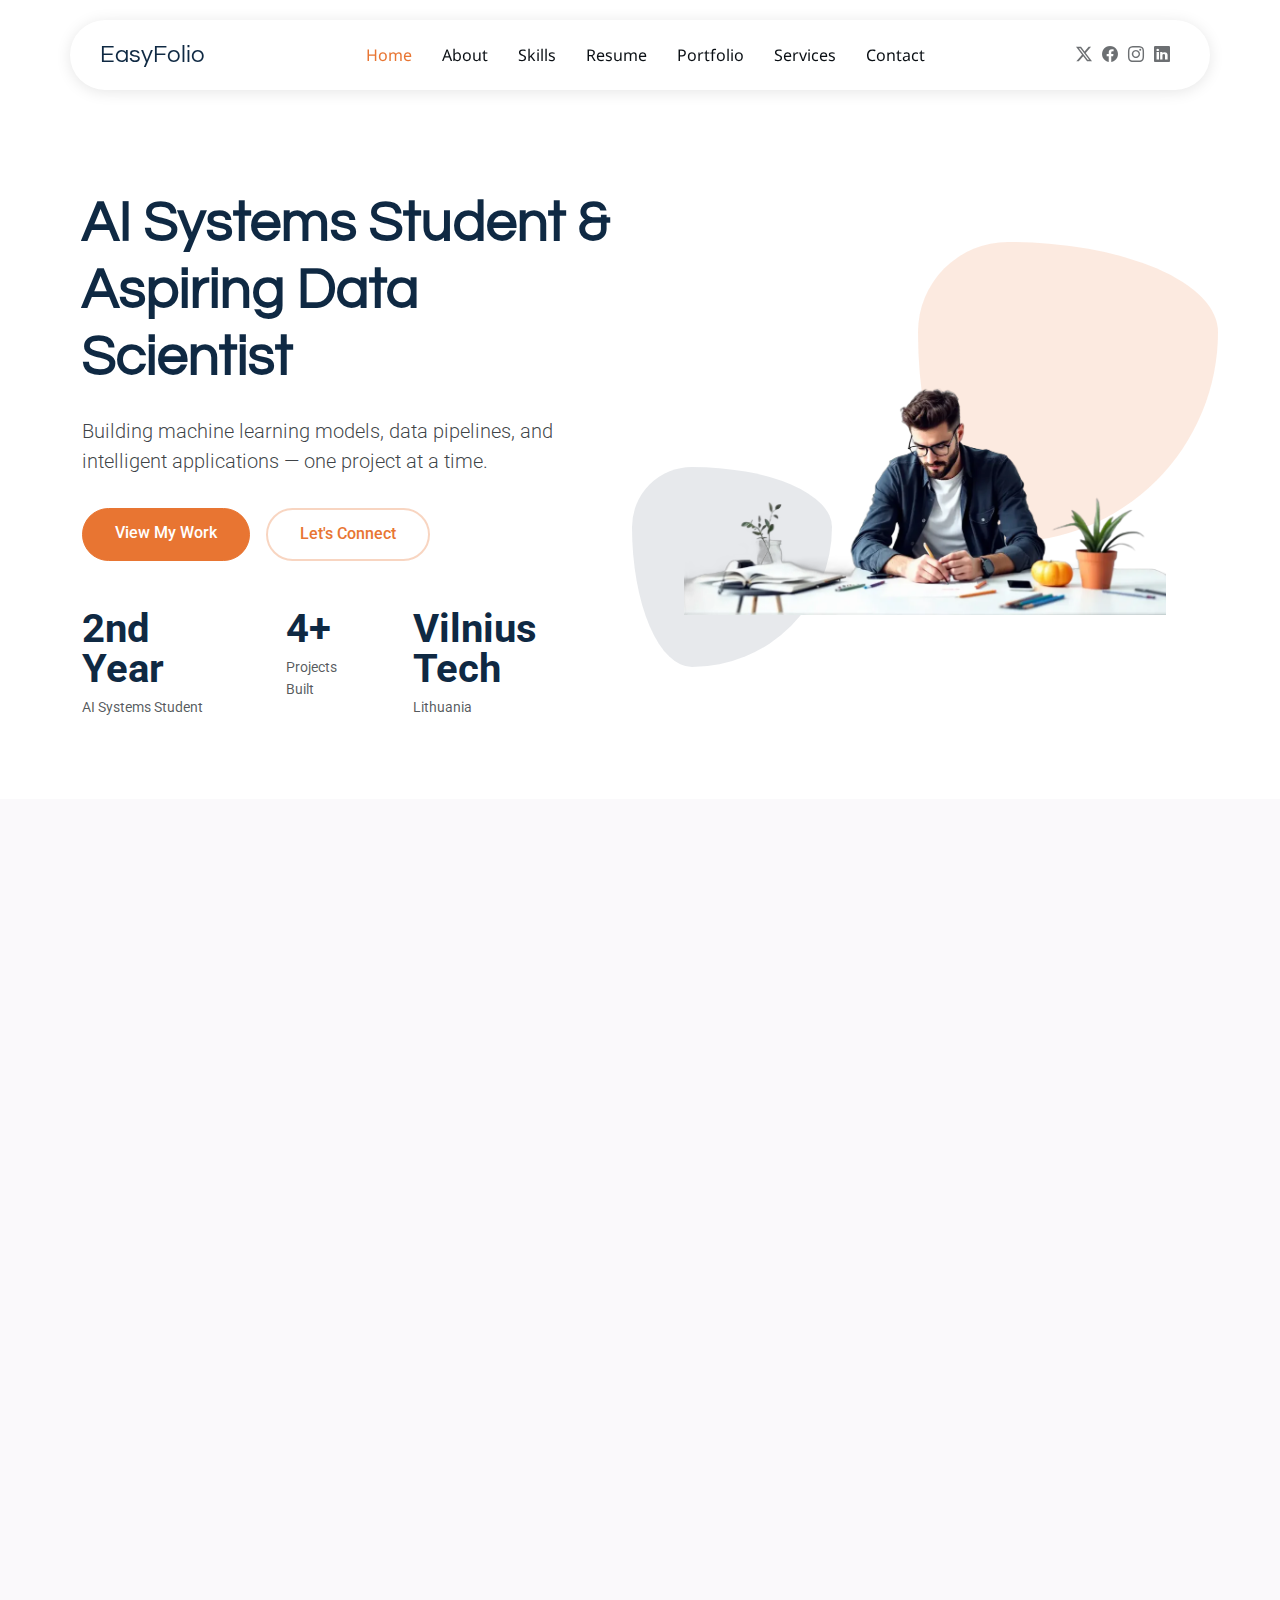
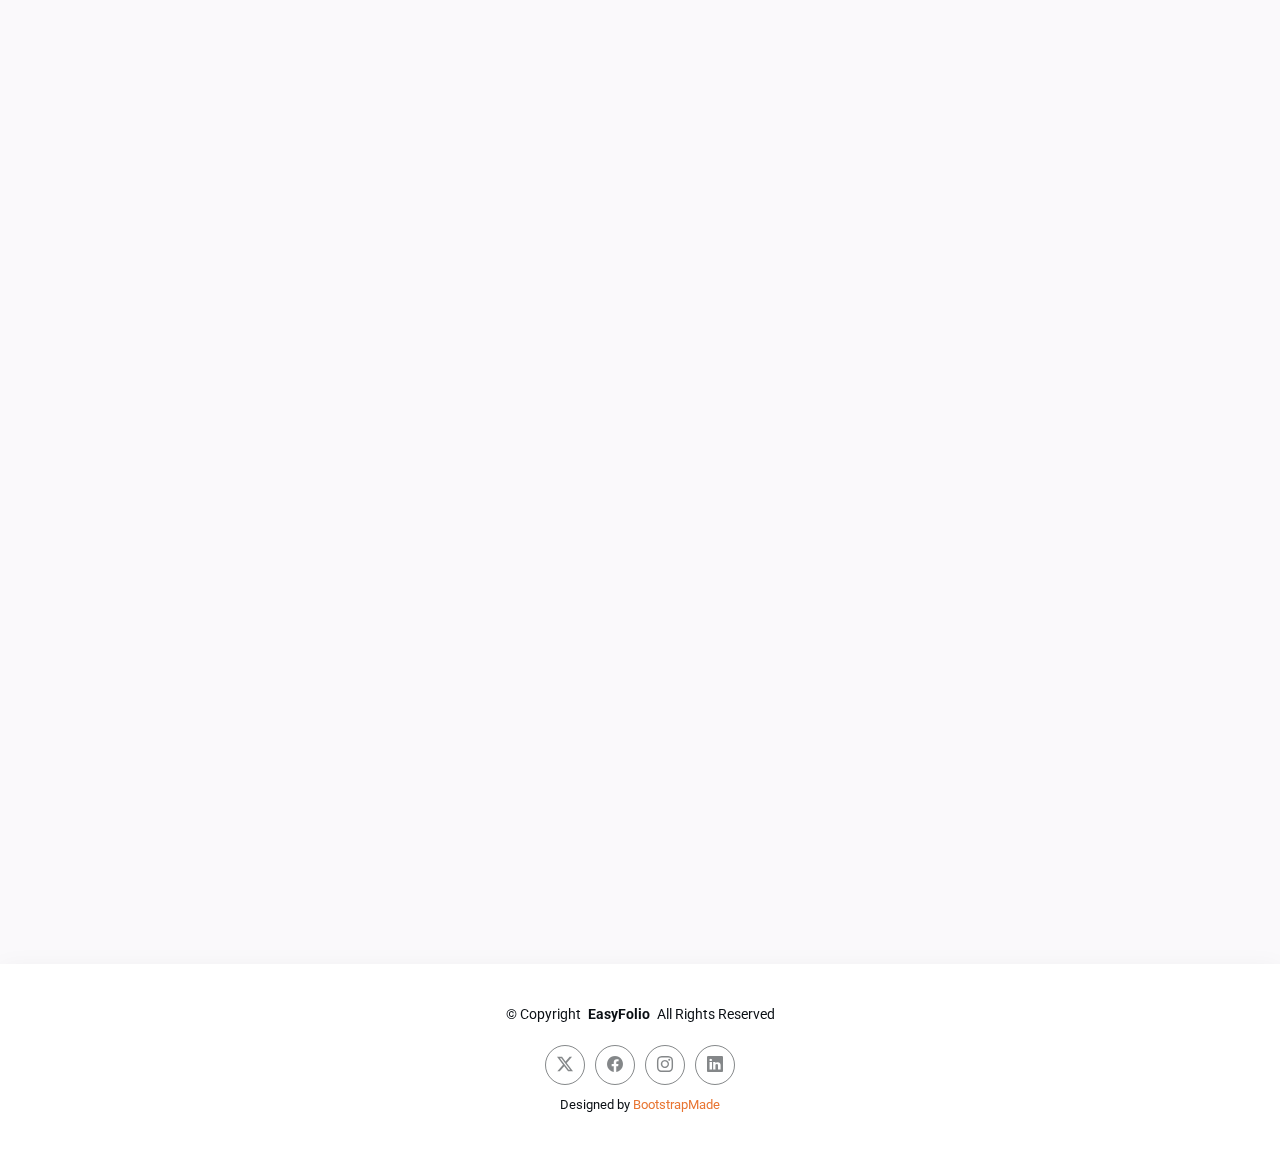
<file: index.html>
<!DOCTYPE html>
<html lang="en">

<head>
  <meta charset="utf-8">
  <meta content="width=device-width, initial-scale=1.0" name="viewport">
  <title>Index - EasyFolio Bootstrap Template</title>
  <meta name="description" content="">
  <meta name="keywords" content="">

  <!-- Favicons -->
  <link href="assets/img/favicon.png" rel="icon">
  <link href="assets/img/apple-touch-icon.png" rel="apple-touch-icon">

  <!-- Fonts -->
  <link href="https://fonts.googleapis.com" rel="preconnect">
  <link href="https://fonts.gstatic.com" rel="preconnect" crossorigin>
  <link href="https://fonts.googleapis.com/css2?family=Roboto:ital,wght@0,100;0,300;0,400;0,500;0,700;0,900;1,100;1,300;1,400;1,500;1,700;1,900&family=Noto+Sans:ital,wght@0,100;0,200;0,300;0,400;0,500;0,600;0,700;0,800;0,900;1,100;1,200;1,300;1,400;1,500;1,600;1,700;1,800;1,900&family=Questrial:wght@400&display=swap" rel="stylesheet">

  <!-- Vendor CSS Files -->
  <link href="assets/vendor/bootstrap/css/bootstrap.min.css" rel="stylesheet">
  <link href="assets/vendor/bootstrap-icons/bootstrap-icons.css" rel="stylesheet">
  <link href="assets/vendor/aos/aos.css" rel="stylesheet">
  <link href="assets/vendor/glightbox/css/glightbox.min.css" rel="stylesheet">
  <link href="assets/vendor/swiper/swiper-bundle.min.css" rel="stylesheet">

  <!-- Main CSS File -->
  <link href="assets/css/main.css" rel="stylesheet">
  <link href="assets/css/custom.css" rel="stylesheet">



  <!-- =======================================================
  * Template Name: EasyFolio
  * Template URL: https://bootstrapmade.com/easyfolio-bootstrap-portfolio-template/
  * Updated: Feb 21 2025 with Bootstrap v5.3.3
  * Author: BootstrapMade.com
  * License: https://bootstrapmade.com/license/
  ======================================================== -->
</head>

<body class="index-page">
<div id="loader">
  <div class="spinner"></div>
</div>

  <header id="header" class="header d-flex align-items-center sticky-top">
    <div class="header-container container-fluid container-xl position-relative d-flex align-items-center justify-content-between">

      <a href="index.html" class="logo d-flex align-items-center me-auto me-xl-0">
        <!-- Uncomment the line below if you also wish to use an image logo -->
        <!-- <img src="assets/img/logo.webp" alt=""> -->
        <h1 class="sitename">EasyFolio</h1>
      </a>

      <nav id="navmenu" class="navmenu">
        <ul>
          <li><a href="#hero" class="active">Home</a></li>
          <li><a href="#about">About</a></li>
          <li><a href="#skills">Skills</a></li>
          <li><a href="#resume">Resume</a></li>
          <li><a href="#portfolio">Portfolio</a></li>
          <li><a href="#services">Services</a></li>
          <li><a href="#contact">Contact</a></li>
        </ul>
        <i class="mobile-nav-toggle d-xl-none bi bi-list"></i>
      </nav>

      <div class="header-social-links">
        <a href="#" class="twitter"><i class="bi bi-twitter-x"></i></a>
        <a href="#" class="facebook"><i class="bi bi-facebook"></i></a>
        <a href="#" class="instagram"><i class="bi bi-instagram"></i></a>
        <a href="#" class="linkedin"><i class="bi bi-linkedin"></i></a>
      </div>

    </div>
  </header>

  <main class="main">

    <!-- Hero Section -->
    <section id="hero" class="hero section animated-gradient">

       <!-- Decorative Floating Shapes -->
      <div class="shape large" style="top: 80px; left: 40px;"></div>
      <div class="shape medium" style="bottom: 120px; right: 70px;"></div>
      <div class="shape small" style="top: 200px; right: 140px;"></div>

      <div class="container" data-aos="fade-up" data-aos-delay="100">

        <div class="row align-items-center content">
          <div class="col-lg-6" data-aos="fade-up" data-aos-delay="200">
            <h2>AI Systems Student & Aspiring Data Scientist</h2>
            <p class="lead">Building machine learning models, data pipelines, and intelligent applications — 
              one project at a time.</p>
            <div class="cta-buttons" data-aos="fade-up" data-aos-delay="300">
              <a href="#portfolio" class="btn btn-primary">View My Work</a>
              <a href="#contact" class="btn btn-outline">Let's Connect</a>
            </div>
            <div class="hero-stats">
            <div class="stat-item">
              <span class="stat-number">2nd Year</span>
              <span class="stat-label">AI Systems Student</span>
            </div>
            <div class="stat-item">
              <span class="stat-number">4+</span>
              <span class="stat-label">Projects Built</span>
            </div>
            <div class="stat-item">
              <span class="stat-number">Vilnius Tech</span>
              <span class="stat-label">Lithuania</span>
            </div>
          </div>
          </div>
          <div class="col-lg-6">
            <div class="hero-image">
              <img src="assets/img/profile/profile-1.webp" alt="Portfolio Hero Image" class="img-fluid" data-aos="zoom-out" data-aos-delay="300">
              <div class="shape-1"></div>
              <div class="shape-2"></div>
            </div>
          </div>
        </div>

      </div>

    </section><!-- /Hero Section -->

    <!-- About Section -->
    <section id="about" class="about section light-background">

      <!-- Section Title -->
      <div class="container section-title" data-aos="fade-up">
        <h2>About</h2>
        <div class="title-shape">
          <svg viewBox="0 0 200 20" xmlns="http://www.w3.org/2000/svg">
            <path d="M 0,10 C 40,0 60,20 100,10 C 140,0 160,20 200,10" fill="none" stroke="currentColor" stroke-width="2"></path>
          </svg>
        </div>
        <p class="lead"> Hello! I'm Azmir Khan, a student studying Artificial Intelligence Systems at Vilnius Tech. I build and experiment with machine learning models, data analysis and intelligent web applications.</p>
        
        <div class="mt-3">
          <span class="badge bg-primary me-1">AI</span>
          <span class="badge bg-secondary me-1">Machine Learning</span>
          <span class="badge bg-info text-dark me-1">Data Analysis</span>
          <span class="badge bg-success">Web Dev</span>
        </div>
      </div><!-- End Section Title -->

      <div class="container" data-aos="fade-up" data-aos-delay="100">
        <div class="row align-items-center">
          <div class="col-lg-6 position-relative" data-aos="fade-right" data-aos-delay="200">
            <div class="about-image">
              <img src="assets/img/profile/download.jpg" alt="Azmir Khan" class="img-fluid rounded-3">
              </div>
          </div>
      

          <div class="col-lg-6" data-aos="fade-left" data-aos-delay="300">
            <div class="about-content">
              <span class="subtitle">About Me</span>

              <h2>AI Engineer &amp; Data Analyst</h2>

              <p> Hello! I'm Azmir Khan, a 2nd year Artificial Intelligence Systems student at 
                Vilnius Gediminas Technical University in Lithuania.

                My studies cover machine learning, deep learning, statistics, probability, 
                and data analysis — and I spend a lot of time turning that theory into real 
                projects. I'm particularly interested in data science and how intelligent 
                systems can extract meaning from complex data.

                Currently I'm building my portfolio in Python, SQL, and machine learning while 
                looking for a data analyst or data science internship where I can contribute 
                and keep learning. Originally from Bangladesh, studying and growing in Vilnius.</p>

              <div class="personal-info">
                <div class="row g-4">
                  <div class="col-6">
                    <div class="info-item">
                      <span class="label">Name</span>
                      <span class="value">Azmir Khan</span>
                    </div>
                  </div>

                  <div class="col-6">
                    <div class="info-item">
                      <span class="label">Phone</span>
                      <span class="value">+37061315935</span>
                    </div>
                  </div>

                  <div class="col-6">
                    <div class="info-item">
                      <span class="label">Age</span>
                      <span class="value">21 Years</span>
                    </div>
                  </div>

                  <div class="col-6">
                    <div class="info-item">
                      <span class="label">Email</span>
                      <span class="value">azmirk671@gmail.com</span>
                    </div>
                  </div>

                  <div class="col-6">
                    <div class="info-item">
                      <span class="label">Occupation</span>
                      <span class="value">Student</span>
                    </div>
                  </div>

                  <div class="col-6">
                    <div class="info-item">
                      <span class="label">Nationality</span>
                      <span class="value">Bangladeshi</span>
                    </div>
                  </div>
                </div>
              </div>
            </div>
          </div>
        </div>

      </div>
      <div class="shape large" style="top: 60px; left: 40px;"></div>
      <div class="shape small" style="top: 200px; right: 60px;"></div>


    </section><!-- /About Section -->
    <!-- Skills Section -->
    <section id="skills" class="skills section">
      <div class="container" data-aos="fade-up" data-aos-delay="100">

        <div class="section-title">
          <h2>Skills</h2>
          <p>Technical skills built through my AI Systems degree and personal projects.</p>
        </div>

        <div class="row g-4 skills-animation">

          <div class="col-md-6" data-aos="fade-up" data-aos-delay="100">
            <div class="skill-box">
              <div class="skill-header">
                <h3>Python (pandas, numpy, matplotlib)</h3>
                <span class="skill-val">75%</span>
              </div>
              <p>Used for data analysis, cleaning datasets, building ML models, and creating visualizations. My primary programming language for data science work.</p>
              <div class="progress">
                <div class="progress-bar" role="progressbar" style="width: 75%" aria-valuenow="75" aria-valuemin="0" aria-valuemax="100"></div>
              </div>
            </div>
          </div>

          <div class="col-md-6" data-aos="fade-up" data-aos-delay="200">
            <div class="skill-box">
              <div class="skill-header">
                <h3>SQL / MySQL</h3>
                <span class="skill-val">75%</span>
              </div>
              <p>Write queries to extract, filter, join, and aggregate data from relational databases. Practiced through academic projects and HackerRank problem solving.</p>
              <div class="progress">
                <div class="progress-bar" role="progressbar" style="width: 75%" aria-valuenow="75" aria-valuemin="0" aria-valuemax="100"></div>
              </div>
            </div>
          </div>

          <div class="col-md-6" data-aos="fade-up" data-aos-delay="300">
            <div class="skill-box">
              <div class="skill-header">
                <h3>Data Analysis & Statistics</h3>
                <span class="skill-val">75%</span>
              </div>
              <p>Strong foundation in probability, descriptive statistics, hypothesis testing, and regression — covered deeply in my university curriculum.</p>
              <div class="progress">
                <div class="progress-bar" role="progressbar" style="width: 75%" aria-valuenow="75" aria-valuemin="0" aria-valuemax="100"></div>
              </div>
            </div>
          </div>

          <div class="col-md-6" data-aos="fade-up" data-aos-delay="400">
            <div class="skill-box">
              <div class="skill-header">
                <h3>R (statistics, ggplot2)</h3>
                <span class="skill-val">60%</span>
              </div>
              <p>Currently learning through my university statistics course. Use it for statistical analysis, hypothesis testing, and data visualization with ggplot2.</p>
              <div class="progress">
                <div class="progress-bar" role="progressbar" style="width: 60%" aria-valuenow="60" aria-valuemin="0" aria-valuemax="100"></div>
              </div>
            </div>
          </div>

          <div class="col-md-6" data-aos="fade-up" data-aos-delay="500">
            <div class="skill-box">
              <div class="skill-header">
                <h3>Machine Learning (scikit-learn)</h3>
                <span class="skill-val">60%</span>
              </div>
              <p>Studying supervised and unsupervised learning algorithms through my AI Systems degree. Building hands-on experience with classification and regression models.</p>
              <div class="progress">
                <div class="progress-bar" role="progressbar" style="width: 60%" aria-valuenow="60" aria-valuemin="0" aria-valuemax="100"></div>
              </div>
            </div>
          </div>

          <div class="col-md-6" data-aos="fade-up" data-aos-delay="600">
            <div class="skill-box">
              <div class="skill-header">
                <h3>MATLAB</h3>
                <span class="skill-val">55%</span>
              </div>
              <p>Used for numerical computing, matrix operations, and mathematical modelling through university coursework. Helpful for understanding the linear algebra foundations behind ML.</p>
              <div class="progress">
                <div class="progress-bar" role="progressbar" style="width: 55%" aria-valuenow="55" aria-valuemin="0" aria-valuemax="100"></div>
              </div>
            </div>
          </div>

          <div class="col-md-6" data-aos="fade-up" data-aos-delay="700">
            <div class="skill-box">
              <div class="skill-header">
                <h3>HTML / CSS / JavaScript</h3>
                <span class="skill-val">80%</span>
              </div>
              <p>Built multiple web projects and interactive applications. Comfortable creating responsive layouts and combining web interfaces with Python backends.</p>
              <div class="progress">
                <div class="progress-bar" role="progressbar" style="width: 80%" aria-valuenow="80" aria-valuemin="0" aria-valuemax="100"></div>
              </div>
            </div>
          </div>

          <div class="col-md-6" data-aos="fade-up" data-aos-delay="800">
            <div class="skill-box">
              <div class="skill-header">
                <h3>C++ / DSA</h3>
                <span class="skill-val">65%</span>
              </div>
              <p>Learned through core computer science coursework. Solid understanding of data structures and algorithms — arrays, trees, sorting, and complexity analysis.</p>
              <div class="progress">
                <div class="progress-bar" role="progressbar" style="width: 65%" aria-valuenow="65" aria-valuemin="0" aria-valuemax="100"></div>
              </div>
            </div>
          </div>

        </div>
      </div>
    </section>
    
    <!-- Resume Section -->
    <section id="resume" class="resume section">

      <!-- Section Title -->
      <div class="container section-title" data-aos="fade-up">
        <h2>Resume</h2>
        <div class="title-shape">
          <svg viewBox="0 0 200 20" xmlns="http://www.w3.org/2000/svg">
        <path d="M 0,10 C 40,0 60,20 100,10 C 140,0 160,20 200,10" fill="none" stroke="currentColor" stroke-width="2"></path>
          </svg>
        </div>
        <p>Comprehensive overview of my professional experience, education, and technical skills in AI and web development.</p>
      </div><!-- End Section Title -->
      <div class="container" data-aos="fade-up" data-aos-delay="100">
      </div>  

      <div class="container" data-aos="fade-up" data-aos-delay="200">

      <div class="row"></div> 
        <div class="col-12"></div>  
          <div class="resume-wrapper">

           <!-- WORK EXPERIENCE -->
            <div class="resume-block" data-aos="fade-up">
            <h2>Work Experience</h2>
             <p class="lead">Hands-on experience in AI development, web applications, and technical projects during my academic journey.</p>

          <!-- TIMELINE CONTAINER (IMPORTANT!!) -->
          <div class="timeline">

            <!-- ITEM 1 -->
            <div class="timeline-item" data-aos="fade-up" data-aos-delay="200">
              <div class="timeline-left">
                <h4 class="company">Vilnius Tech — Student Projects</h4>
                <span class="period">2024 - Present</span>
              </div>
              <div class="timeline-dot"></div>
              <div class="timeline-right">
                <h3 class="position">Student Developer</h3>
                <p class="description">Participated in academic projects focusing on AI and web development.</p>
                <ul>
                  <li>Developed websites using HTML, CSS, and JavaScript.</li>
                  <li>Worked on data analysis and model training using MySQL and Pandas.</li>
                  <li>Collaborated in team projects and peer learning activities.</li>
                </ul>
              </div>
            </div>

            <!-- ITEM 3 -->
            <div class="timeline-item" data-aos="fade-up" data-aos-delay="400">
              <div class="timeline-left">
                <h4 class="company">Personal Projects</h4>
                <span class="period">2025 - present</span>
              </div>
              <div class="timeline-dot"></div>
              <div class="timeline-right">
                <h3 class="position">Frontend & AI Developer</h3>
                <p class="description">Created projects combining AI and web development.</p>
                <ul>
                  <li>Built websites using HTML, CSS, and JavaScript.</li>
                  <li>Built games using python and pygame.</li>
                  <li>Managed projects from idea to deployment.</li>
                </ul>
              </div>
            </div>

          </div><!-- END TIMELINE -->

        </div><!-- END WORK EXPERIENCE -->

        <!-- EDUCATION SECTION (unchanged) -->
        <div class="resume-block" data-aos="fade-up" data-aos-delay="100">
          <h2>My Education</h2>
          <p class="lead">Focused studies in Artificial Intelligence Systems at Vilnius Tech.</p>

          <div class="timeline">
            <div class="timeline-item" data-aos="fade-up" data-aos-delay="200">
              <div class="timeline-left">
                <h4 class="company">Vilnius Gediminas Technical University</h4>
                <span class="period">2024 - Present</span>
              </div>
              <div class="timeline-dot"></div>
              <div class="timeline-right">
                <h3 class="position">Bachelor of Artificial Intelligence Systems</h3>
                <p class="description">Programme combining theory and applied AI engineering.</p>
                <ul>
                  <li>Machine Learning</li>
                  <li>Deep Learning</li>
                  <li>OOP's</li>
                  <li>DSA</li>
                  <li>Data Analysis & Statistics</li>
                  <li>Web Development for AI</li>
                </ul>
              </div>
            </div>
          </div>
        </div><!-- END EDUCATION -->
      </div>
    </section><!-- /Resume Section -->

    <!-- Portfolio Section -->
    <section id="portfolio" class="portfolio section">
    <div class="container section-title" data-aos="fade-up">
      <h2>Portfolio</h2>
      <div class="title-shape">
        <svg viewBox="0 0 200 20" xmlns="http://www.w3.org/2000/svg">
          <path d="M 0,10 C 40,0 60,20 100,10 C 140,0 160,20 200,10" fill="none" stroke="currentColor" stroke-width="2"></path>
        </svg>
      </div>
      <p>Explore my latest projects and creative work across web design, graphics, motion, and branding.</p>
    </div><!-- End Section Title -->

    <!-- Portfolio Item 1 -->
  <div class="row g-4 isotope-container" data-aos="fade-up" data-aos-delay="300">

  <!-- Portfolio Item 1 -->
  <div class="col-lg-6 col-md-6 portfolio-item isotope-item filter-web">
    <div class="portfolio-card">
      <div class="portfolio-image">
        <img src="assets/img/portfolio/ChatGPT Image Feb 12, 2026, 10_29_55 AM.png" class="img-fluid" alt="Machine Learning Visualizer">
        <div class="portfolio-overlay">
          <div class="portfolio-actions">
            <a href="assets/img/portfolio/ChatGPT Image Feb 12, 2026, 10_29_55 AM.png" class="glightbox preview-link">
              <i class="bi bi-eye"></i>
            </a>
            <a href="assets/media/Grocery_System/line_up.html" class="details-link">
              <i class="bi bi-arrow-right"></i>
          </div>
        </div>
      </div>
      <div class="portfolio-content">
        <h4>Grocery Store Queue Management System</h4>
        <p>A simulation of a queue management system for a grocery store, 
        built in Python. Models customer arrival rates, checkout line 
        assignment, and average wait times using queue data structures.</p>
        <a href="https://github.com/azmirk123/grocery-queue-system" 
          target="_blank" class="details-link" title="View on GitHub">
          <i class="bi bi-github"></i>
        </a>
      </div>
    </div>
  </div>

  <!-- Portfolio Item 2 -->
  <div class="col-lg-6 col-md-6 portfolio-item isotope-item filter-web">
    <div class="portfolio-card">
      <div class="portfolio-image">
        <img src="assets/img/portfolio/ChatGPT Image Feb 18, 2026, 12_21_17 PM.png" class="img-fluid" alt="Object Detection">
        <div class="portfolio-overlay">
          <div class="portfolio-actions">
            <a href="assets/img/portfolio/ChatGPT Image Feb 18, 2026, 12_21_17 PM.png" class="glightbox preview-link">
              <i class="bi bi-eye"></i>
            </a>
            <a href="assets/Memory_Game/memory.html" class="details-link">
              <i class="bi bi-arrow-right"></i>
            </a>
          </div>
        </div>
      </div>
      <div class="portfolio-content">
        <h4>Memory Card Game</h4>
        <p>An interactive browser-based memory game built with HTML, CSS, 
        and JavaScript. Features two difficulty levels, a move counter, 
        match tracker, timer, and best score tracking.</p>
        <a href="https://github.com/azmirk123/memory-game" 
          target="_blank" class="details-link" title="View on GitHub">
          <i class="bi bi-github"></i>
        </a>
      </div>
    </div>
  </div>

  <!-- Portfolio Item 3 -->
  <div class="col-lg-6 col-md-6 portfolio-item isotope-item filter-graphics">
    <div class="portfolio-card">
      <div class="portfolio-image">
        <img src="assets/img/portfolio/projects-fullstack.png" class="img-fluid" alt="">
        <div class="portfolio-overlay">
          <div class="portfolio-actions">
            <a href="assets/img/portfolio/projects-fullstack.png" class="glightbox preview-link">
              <i class="bi bi-eye"></i>
            </a>
            <a href="assets/snake.html" class="details-link">
              <i class="bi bi-arrow-right"></i>
            </a>
          </div>
        </div>
      </div>
      <div class="portfolio-content">
        <h4>Full-Stack Portfolio Web App</h4>
        <p>A dynamic personal portfolio built with Flask (Python backend), 
        Bootstrap frontend, and REST API integration. Deployed on GitHub 
        Pages with a clean responsive layout.</p>
        <a href="https://github.com/azmirk123/azmirk671.github.io" 
          target="_blank" class="details-link" title="View on GitHub">
          <i class="bi bi-github"></i>
        </a>
      </div>
    </div>
  </div>

  <!-- Portfolio Item 4 -->
  <div class="col-lg-6 col-md-6 portfolio-item isotope-item filter-brand">
    <div class="portfolio-card">
      <div class="portfolio-image">
        <img src="assets/img/portfolio/projects-ai-art.png" class="img-fluid" alt="">
        <div class="portfolio-overlay">
          <div class="portfolio-actions">
            <a href="assets/img/portfolio/projects-ai-art.png" class="glightbox preview-link">
              <i class="bi bi-eye"></i>
            </a>
            <a href="portfolio-details.html" class="details-link">
              <i class="bi bi-arrow-right"></i>
            </a>
          </div>
        </div>
      </div>
      <div class="portfolio-content">
        <h4>AI Image Generator</h4>
        <p>A Python-based application that generates artistic images from 
        text prompts using a neural network model. Explored deep learning 
        concepts including generative models and image synthesis.</p>
        <a href="https://github.com/azmirk123/ai-image-generator" 
          target="_blank" class="details-link" title="View on GitHub">
          <i class="bi bi-github"></i>
        </a>
      </div>
    </div>
  </div>

</section><!-- /Portfolio Section -->



    <!-- Services Section -->
    
    <section id="services" class="section light-background">

      <div class="container section-title" data-aos="fade-up">
        <h2>Services</h2>
        <div class="title-shape">
          <svg viewBox="0 0 200 20" xmlns="http://www.w3.org/2000/svg">
            <path d="M 0,10 C 40,0 60,20 100,10 C 140,0 160,20 200,10" fill="none" stroke="currentColor" stroke-width="2"></path>
          </svg>
        </div>
        <p>I offer specialized services in AI development, machine learning visualization, and web applications. From building interactive ML demos to implementing computer vision solutions, I help bring your AI ideas to life with clean, efficient code and user-friendly interfaces.</p>
        <p>Below are some multimedia examples showcasing my work.</p>
        <!-- OPTIONAL TASK A – list -->
        <h3>Technical Skills Overview</h3>
        <ul class="custom-list mb-4">
          <li>Artificial Intelligence</li>
          <li>Machine Learning
            <ul>
              <li>Supervised Learning</li>
              <li>Unsupervised Learning</li>
              <li>Neural Networks</li>
            </ul>
          </li>
          <li>Computer Vision</li>
          <li>Web Development</li>
        </ul>

        <h3>Steps in My AI Project Workflow</h3>
        <ol class="custom-olist mb-5">
          <li>Data Collection & Pre-processing</li>
          <li>Model Training & Evaluation</li>
          <li>Deployment as Web App</li>
        </ol>

        <!-- OPTIONAL TASK B – TABLE -->
        <h3>Project Performance Summary</h3>
        <table class="custom-table mb-5">
          <thead>
            <tr>
              <th>Model</th>
              <th class="num">Accuracy</th>
              <th class="num">Loss</th>
            </tr>
          </thead>
          <tbody>
            <tr>
              <td>CNN-Vision Model</td>
              <td class="num">92%</td>
              <td class="num">0.13</td>
            </tr>
            <tr>
              <td>ML Classifier</td>
              <td class="num">89%</td>
              <td class="num">0.21</td>
            </tr>
            <tr>
              <td>Regression Predictor</td>
              <td class="num">85%</td>
              <td class="num">0.29</td>
            </tr>
          </tbody>
        </table>
      </div>
    </section>
    <!-- /Services Section -->

    
    <!-- Contact Section -->
    <section id="contact" class="contact section light-background">

      <div class="container" data-aos="fade-up" data-aos-delay="100">

        <div class="row g-5">
          <div class="col-lg-6">
            <div class="content" data-aos="fade-up" data-aos-delay="200">
              <div class="section-category mb-3">Contact</div>
              <h2 class="display-5 mb-4">Get in touch</h2>
              <p class="lead mb-4">I'm currently looking for data analyst and data science internship opportunities. If you'd like to connect or collaborate, feel free to reach out.</p>

              <div class="contact-info mt-5">
                <div class="info-item d-flex mb-3">
                  <i class="bi bi-envelope-at me-3"></i>
                  <span>azmirk671@gmail.com</span>
                </div>

                <div class="info-item d-flex mb-3">
                  <i class="bi bi-telephone me-3"></i>
                  <span>+37061315935</span>
                </div>

                <div class="info-item d-flex mb-4">
                  <i class="bi bi-geo-alt me-3"></i>
                  <span>Saulėtekio al. 25, Vilnius, 10225 Vilniaus m. sav.</span>
                </div>

                <a href="https://www.google.com/maps/place/Saulėtekio+al.+25,+Vilnius,+10225+Vilniaus+m.+sav./@54.687233,25.279843,17z/data=!3m1!4b1!4m1!8m2!3d54.687233!4d25.279843" class="map-link d-inline-flex align-items-center" target="_blank">
                  Open Map
                  <i class="bi bi-arrow-right ms-2"></i>
                </a>
              </div>
            </div>
          </div>
        </div>

      </div>
    </section><!-- /Contact Section -->


  </main>

  <footer id="footer" class="footer">

    <div class="container">
      <div class="copyright text-center ">
        <p>© <span>Copyright</span> <strong class="px-1 sitename">EasyFolio</strong> <span>All Rights Reserved</span></p>
      </div>
      <div class="social-links d-flex justify-content-center">
        <a href=""><i class="bi bi-twitter-x"></i></a>
        <a href=""><i class="bi bi-facebook"></i></a>
        <a href=""><i class="bi bi-instagram"></i></a>
        <a href=""><i class="bi bi-linkedin"></i></a>
      </div>
      <div class="credits">
        <!-- All the links in the footer should remain intact. -->
        <!-- You can delete the links only if you've purchased the pro version. -->
        <!-- Licensing information: https://bootstrapmade.com/license/ -->
        <!-- Purchase the pro version with working PHP/AJAX contact form: [buy-url] -->
        Designed by <a href="https://bootstrapmade.com/">BootstrapMade</a>
      </div>
    </div>

  </footer>

  <!-- Scroll Top -->
  <a href="#" id="scroll-top" class="scroll-top d-flex align-items-center justify-content-center"><i class="bi bi-arrow-up-short"></i></a>

  <!-- Vendor JS Files -->
  <script src="assets/vendor/bootstrap/js/bootstrap.bundle.min.js"></script>
  <script src="assets/vendor/php-email-form/validate.js"></script>
  <script src="assets/vendor/aos/aos.js"></script>
  <script src="assets/vendor/waypoints/noframework.waypoints.js"></script>
  <script src="assets/vendor/glightbox/js/glightbox.min.js"></script>
  <script src="assets/vendor/imagesloaded/imagesloaded.pkgd.min.js"></script>
  <script src="assets/vendor/isotope-layout/isotope.pkgd.min.js"></script>
  <script src="assets/vendor/swiper/swiper-bundle.min.js"></script>

  <!-- Main JS File -->
  <script src="assets/js/main.js"></script>
  <script>
    window.addEventListener("load", function() {
      document.getElementById("loader").style.display = "none";
    });
  </script>
   <!-- JS FILE -->
  <script src="assets/js/custom.js"></script>
</body>

</html>
</file>
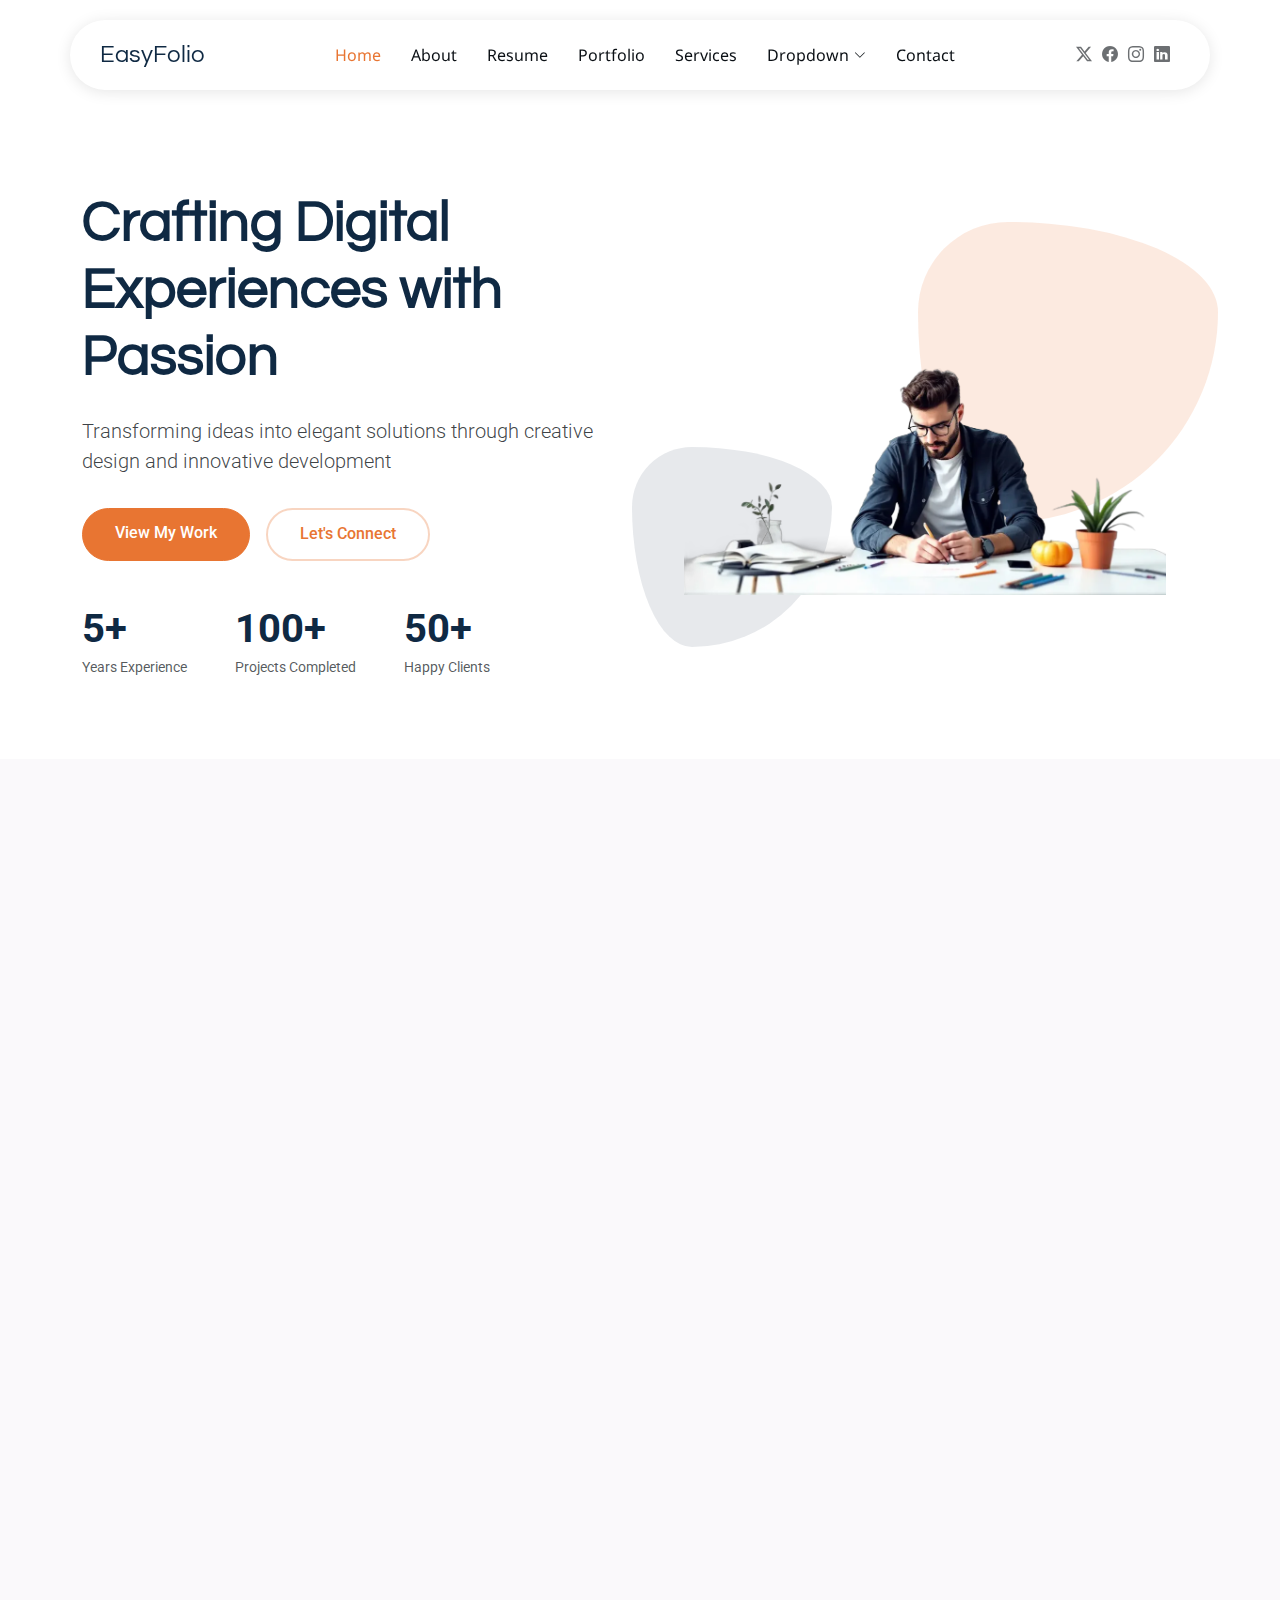
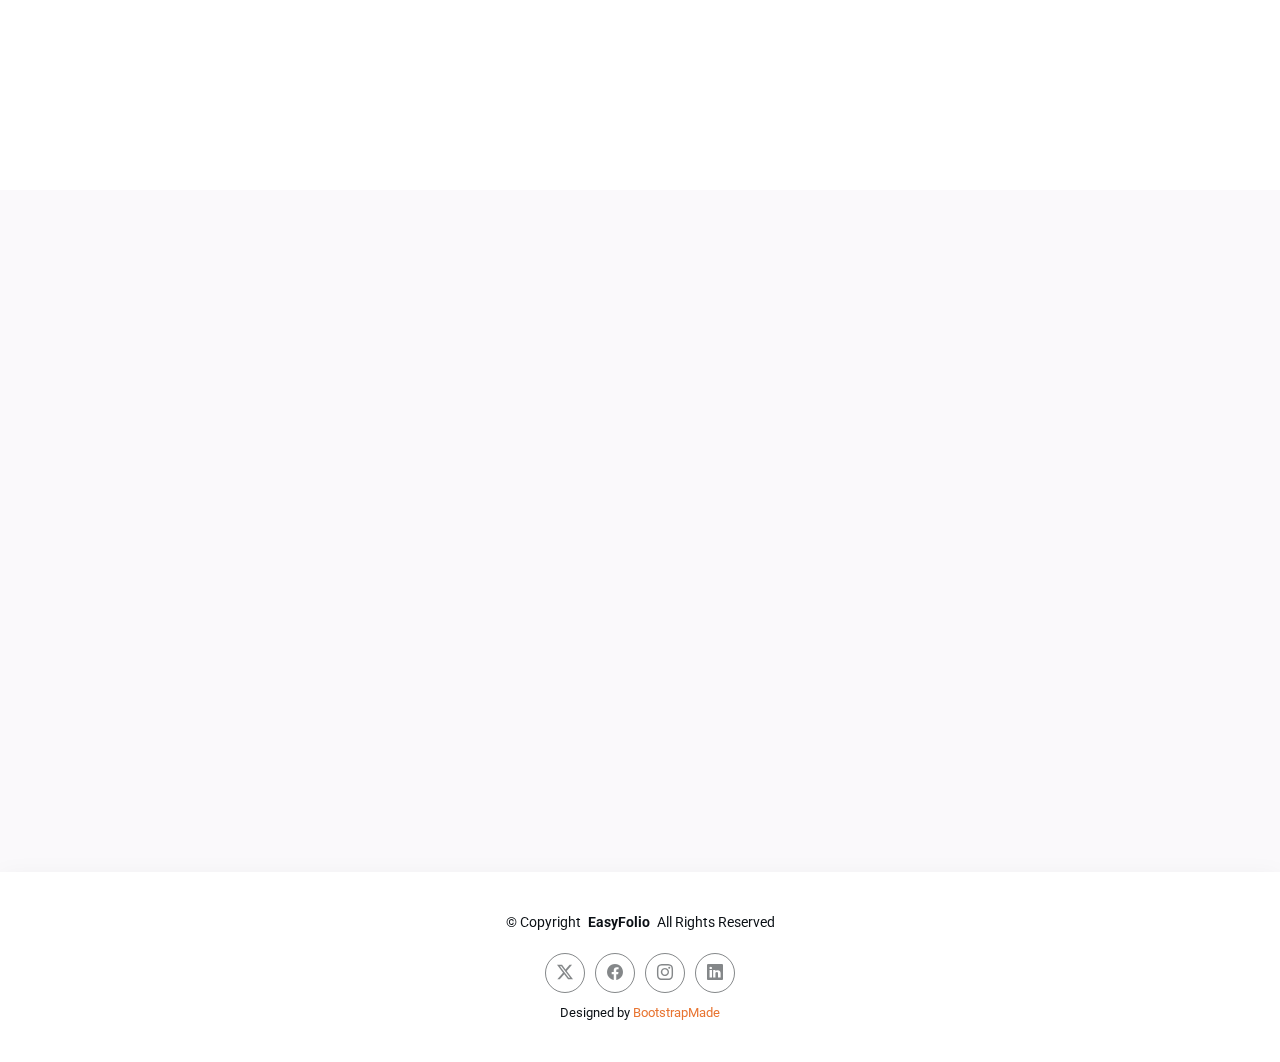
<file: EasyFolio/index.html>
<!DOCTYPE html>
<html lang="en">

<head>
  <meta charset="utf-8">
  <meta content="width=device-width, initial-scale=1.0" name="viewport">
  <title>Index - EasyFolio Bootstrap Template</title>
  <meta name="description" content="">
  <meta name="keywords" content="">

  <!-- Favicons -->
  <link href="assets/img/favicon.png" rel="icon">
  <link href="assets/img/apple-touch-icon.png" rel="apple-touch-icon">

  <!-- Fonts -->
  <link href="https://fonts.googleapis.com" rel="preconnect">
  <link href="https://fonts.gstatic.com" rel="preconnect" crossorigin>
  <link href="https://fonts.googleapis.com/css2?family=Roboto:ital,wght@0,100;0,300;0,400;0,500;0,700;0,900;1,100;1,300;1,400;1,500;1,700;1,900&family=Noto+Sans:ital,wght@0,100;0,200;0,300;0,400;0,500;0,600;0,700;0,800;0,900;1,100;1,200;1,300;1,400;1,500;1,600;1,700;1,800;1,900&family=Questrial:wght@400&display=swap" rel="stylesheet">

  <!-- Vendor CSS Files -->
  <link href="assets/vendor/bootstrap/css/bootstrap.min.css" rel="stylesheet">
  <link href="assets/vendor/bootstrap-icons/bootstrap-icons.css" rel="stylesheet">
  <link href="assets/vendor/aos/aos.css" rel="stylesheet">
  <link href="assets/vendor/glightbox/css/glightbox.min.css" rel="stylesheet">
  <link href="assets/vendor/swiper/swiper-bundle.min.css" rel="stylesheet">

  <!-- Main CSS File -->
  <link href="assets/css/main.css" rel="stylesheet">

  <!-- =======================================================
  * Template Name: EasyFolio
  * Template URL: https://bootstrapmade.com/easyfolio-bootstrap-portfolio-template/
  * Updated: Feb 21 2025 with Bootstrap v5.3.3
  * Author: BootstrapMade.com
  * License: https://bootstrapmade.com/license/
  ======================================================== -->
</head>

<body class="index-page">

  <header id="header" class="header d-flex align-items-center sticky-top">
    <div class="header-container container-fluid container-xl position-relative d-flex align-items-center justify-content-between">

      <a href="index.html" class="logo d-flex align-items-center me-auto me-xl-0">
        <!-- Uncomment the line below if you also wish to use an image logo -->
        <!-- <img src="assets/img/logo.webp" alt=""> -->
        <h1 class="sitename">EasyFolio</h1>
      </a>

      <nav id="navmenu" class="navmenu">
        <ul>
          <li><a href="#hero" class="active">Home</a></li>
          <li><a href="#about">About</a></li>
          <li><a href="#resume">Resume</a></li>
          <li><a href="#portfolio">Portfolio</a></li>
          <li><a href="#services">Services</a></li>
          <li class="dropdown"><a href="#"><span>Dropdown</span> <i class="bi bi-chevron-down toggle-dropdown"></i></a>
            <ul>
              <li><a href="#">Dropdown 1</a></li>
              <li class="dropdown"><a href="#"><span>Deep Dropdown</span> <i class="bi bi-chevron-down toggle-dropdown"></i></a>
                <ul>
                  <li><a href="#">Deep Dropdown 1</a></li>
                  <li><a href="#">Deep Dropdown 2</a></li>
                  <li><a href="#">Deep Dropdown 3</a></li>
                  <li><a href="#">Deep Dropdown 4</a></li>
                  <li><a href="#">Deep Dropdown 5</a></li>
                </ul>
              </li>
              <li><a href="#">Dropdown 2</a></li>
              <li><a href="#">Dropdown 3</a></li>
              <li><a href="#">Dropdown 4</a></li>
            </ul>
          </li>
          <li><a href="#contact">Contact</a></li>
        </ul>
        <i class="mobile-nav-toggle d-xl-none bi bi-list"></i>
      </nav>

      <div class="header-social-links">
        <a href="#" class="twitter"><i class="bi bi-twitter-x"></i></a>
        <a href="#" class="facebook"><i class="bi bi-facebook"></i></a>
        <a href="#" class="instagram"><i class="bi bi-instagram"></i></a>
        <a href="#" class="linkedin"><i class="bi bi-linkedin"></i></a>
      </div>

    </div>
  </header>

  <main class="main">

    <!-- Hero Section -->
    <section id="hero" class="hero section">

      <div class="container" data-aos="fade-up" data-aos-delay="100">

        <div class="row align-items-center content">
          <div class="col-lg-6" data-aos="fade-up" data-aos-delay="200">
            <h2>Crafting Digital Experiences with Passion</h2>
            <p class="lead">Transforming ideas into elegant solutions through creative design and innovative development</p>
            <div class="cta-buttons" data-aos="fade-up" data-aos-delay="300">
              <a href="#portfolio" class="btn btn-primary">View My Work</a>
              <a href="#contact" class="btn btn-outline">Let's Connect</a>
            </div>
            <div class="hero-stats" data-aos="fade-up" data-aos-delay="400">
              <div class="stat-item">
                <span class="stat-number">5+</span>
                <span class="stat-label">Years Experience</span>
              </div>
              <div class="stat-item">
                <span class="stat-number">100+</span>
                <span class="stat-label">Projects Completed</span>
              </div>
              <div class="stat-item">
                <span class="stat-number">50+</span>
                <span class="stat-label">Happy Clients</span>
              </div>
            </div>
          </div>
          <div class="col-lg-6">
            <div class="hero-image">
              <img src="assets/img/profile/profile-1.webp" alt="Portfolio Hero Image" class="img-fluid" data-aos="zoom-out" data-aos-delay="300">
              <div class="shape-1"></div>
              <div class="shape-2"></div>
            </div>
          </div>
        </div>

      </div>

    </section><!-- /Hero Section -->

    <!-- About Section -->
    <section id="about" class="about section light-background">

      <!-- Section Title -->
      <div class="container section-title" data-aos="fade-up">
        <h2>About</h2>
        <div class="title-shape">
          <svg viewBox="0 0 200 20" xmlns="http://www.w3.org/2000/svg">
            <path d="M 0,10 C 40,0 60,20 100,10 C 140,0 160,20 200,10" fill="none" stroke="currentColor" stroke-width="2"></path>
          </svg>
        </div>
        <p class="lead">Hello! I'm Azmir Khan, a student studying Artificial Intelligence Systems at Vilnius Tech. I build and experiment with machine learning models, computer vision and intelligent web applications.</p>
        
        <div class="mt-3">
          <span class="badge bg-primary me-1">AI</span>
          <span class="badge bg-secondary me-1">Machine Learning</span>
          <span class="badge bg-info text-dark me-1">Computer Vision</span>
          <span class="badge bg-success">Web Dev</span>
        </div>
      </div><!-- End Section Title -->

      <div class="container" data-aos="fade-up" data-aos-delay="100">
        <div class="row align-items-center">
          <div class="col-lg-6 position-relative" data-aos="fade-right" data-aos-delay="200">
            <div class="about-image">
              <img src="assets/img/profile/IMG_20251116_114205.jpg" alt="Azmir Khan" class="img-fluid rounded-3">
              </div>
          </div>
      

          <div class="col-lg-6" data-aos="fade-left" data-aos-delay="300">
            <div class="about-content">
              <span class="subtitle">About Me</span>

              <h2>UI/UX Designer &amp; Web Developer</h2>

              <p> Hello! I'm Azmir Khan, a student studying Artificial Intelligence Systems at Vilnius Tech. 
                I have a strong interest in how intelligent technologies shape the modern world, and I enjoy exploring topics
                 such as machine learning, computer vision, and data-driven decision-making. 
                 I spend a lot of time experimenting with AI models, learning new programming tools, and building small 
                 projects that help me understand how real-world systems work. I am also interested in web development and 
                 enjoy combining AI with interactive applications. My goal is to grow as a developer, improve my technical 
                 skills, and eventually contribute to innovative AI solutions that make life easier and smarter.</p>

              <div class="personal-info">
                <div class="row g-4">
                  <div class="col-6">
                    <div class="info-item">
                      <span class="label">Name</span>
                      <span class="value">Azmir Khan</span>
                    </div>
                  </div>

                  <div class="col-6">
                    <div class="info-item">
                      <span class="label">Phone</span>
                      <span class="value">+37061315935</span>
                    </div>
                  </div>

                  <div class="col-6">
                    <div class="info-item">
                      <span class="label">Age</span>
                      <span class="value">21 Years</span>
                    </div>
                  </div>

                  <div class="col-6">
                    <div class="info-item">
                      <span class="label">Email</span>
                      <span class="value">azmirk671@gmail.com</span>
                    </div>
                  </div>

                  <div class="col-6">
                    <div class="info-item">
                      <span class="label">Occupation</span>
                      <span class="value">Student</span>
                    </div>
                  </div>

                  <div class="col-6">
                    <div class="info-item">
                      <span class="label">Nationality</span>
                      <span class="value">Bangladeshi</span>
                    </div>
                  </div>
                </div>
              </div>

              <div class="signature mt-4">
                <div class="signature-image">
                  <img src="assets/img/misc/signature-1.webp" alt="" class="img-fluid">
                </div>
                <div class="signature-info">
                  <h4>Azmir Khan</h4>
                  <p>Artificial Intelligence Systems Student</p>
                </div>
              </div>
            </div>
          </div>
        </div>

      </div>

    </section><!-- /About Section -->

    <!-- Skills Section -->
    <section id="skills" class="skills section">

      <div class="container" data-aos="fade-up" data-aos-delay="100">

        <div class="row g-4 skills-animation">

          <div class="col-md-6 col-lg-3" data-aos="fade-up" data-aos-delay="100">
            <div class="skill-box">
              <h3>HTML</h3>
              <p>Sed ut perspiciatis unde omnis iste natus error sit voluptatem.</p>
              <span class="text-end d-block">90%</span>
              <div class="progress">
                <div class="progress-bar" role="progressbar" aria-valuenow="90" aria-valuemin="0" aria-valuemax="100"></div>
              </div>
            </div>
          </div>

          <div class="col-md-6 col-lg-3" data-aos="fade-up" data-aos-delay="200">
            <div class="skill-box">
              <h3>CSS</h3>
              <p>Nemo enim ipsam voluptatem quia voluptas sit aspernatur.</p>
              <span class="text-end d-block">90%</span>
              <div class="progress">
                <div class="progress-bar" role="progressbar" aria-valuenow="95" aria-valuemin="0" aria-valuemax="100"></div>
              </div>
            </div>
          </div>

          <div class="col-md-6 col-lg-3" data-aos="fade-up" data-aos-delay="300">
            <div class="skill-box">
              <h3>JavaScript</h3>
              <p>Neque porro quisquam est qui dolorem ipsum quia dolor.</p>
              <span class="text-end d-block">80%</span>
              <div class="progress">
                <div class="progress-bar" role="progressbar" aria-valuenow="80" aria-valuemin="0" aria-valuemax="100"></div>
              </div>
            </div>
          </div>

          <div class="col-md-6 col-lg-3" data-aos="fade-up" data-aos-delay="400">
            <div class="skill-box">
              <h3>Photoshop</h3>
              <p>Quis autem vel eum iure reprehenderit qui in ea voluptate.</p>
              <span class="text-end d-block">55%</span>
              <div class="progress">
                <div class="progress-bar" role="progressbar" aria-valuenow="55" aria-valuemin="0" aria-valuemax="100">
                </div>
              </div>
            </div>
          </div>

        </div>

      </div>

    </section><!-- /Skills Section -->

    <!-- Resume Section -->
    <section id="resume" class="resume section">

      <!-- Section Title -->
      <div class="container section-title" data-aos="fade-up">
        <h2>Resume</h2>
        <div class="title-shape">
          <svg viewBox="0 0 200 20" xmlns="http://www.w3.org/2000/svg">
            <path d="M 0,10 C 40,0 60,20 100,10 C 140,0 160,20 200,10" fill="none" stroke="currentColor" stroke-width="2"></path>
          </svg>
        </div>
        <p>Quis autem vel eum iure reprehenderit qui in ea voluptate velit esse quam nihil molestiae consequatur vel illum qui dolorem</p>
      </div><!-- End Section Title -->

      <div class="container" data-aos="fade-up" data-aos-delay="100">

        <div class="row">
          <div class="col-12">
            <div class="resume-wrapper">
              <div class="resume-block" data-aos="fade-up">
                <h2>Work Experience</h2>
                <p class="lead">Maecenas tempus tellus eget condimentum rhoncus sem quam semper libero sit amet adipiscing sem neque sed ipsum.</p>

                <div class="timeline">
                  <div class="timeline-item" data-aos="fade-up" data-aos-delay="200">
                    <div class="timeline-left">
                      <h4 class="company">Etiam Industries</h4>
                      <span class="period">Jun, 2023 - Current</span>
                    </div>
                    <div class="timeline-dot"></div>
                    <div class="timeline-right">
                      <h3 class="position">Project Lead</h3>
                      <p class="description">Quia nobis sequi est occaecati aut. Repudiandae et iusto quae reiciendis et quis Eius vel ratione eius unde vitae rerum voluptates asperiores voluptatem Earum molestiae consequatur neque etlon sader mart dila</p>
                    </div>
                  </div>

                  <div class="timeline-item" data-aos="fade-up" data-aos-delay="300">
                    <div class="timeline-left">
                      <h4 class="company">Nullam Corp</h4>
                      <span class="period">2019 - 2023</span>
                    </div>
                    <div class="timeline-dot"></div>
                    <div class="timeline-right">
                      <h3 class="position">Senior graphic design specialist</h3>
                      <p class="description">
                        Curabitur ullamcorper ultricies nisi nam eget dui etiam rhoncus maecenas tempus.
                      </p>
                      <ul>
                        <li>Lead in the design, development, and implementation of the graphic, layout, and production communication materials</li>
                        <li>Delegate tasks to the 7 members of the design team and provide counsel on all aspects of the project. </li>
                        <li>Supervise the assessment of all graphic materials in order to ensure quality and accuracy of the design</li>
                        <li>Oversee the efficient use of production project budgets ranging from $2,000 - $25,000</li>
                      </ul>
                      <p></p>
                    </div>
                  </div>

                  <div class="timeline-item" data-aos="fade-up" data-aos-delay="400">
                    <div class="timeline-left">
                      <h4 class="company">Stepping Stone Ltd.</h4>
                      <span class="period">2015-2019</span>
                    </div>
                    <div class="timeline-dot"></div>
                    <div class="timeline-right">
                      <h3 class="position">Graphic design specialist</h3>
                      <p class="description">Curabitur ullamcorper ultricies nisi nam eget dui etiam rhoncus maecenas tempus.</p>
                    </div>
                  </div>
                </div>
              </div>

              <div class="resume-block" data-aos="fade-up" data-aos-delay="100">
                <h2>My Education</h2>
                <p class="lead">Maecenas tempus tellus eget condimentum rhoncus sem quam semper libero sit amet adipiscing.</p>

                <div class="timeline">
                  <div class="timeline-item" data-aos="fade-up" data-aos-delay="200">
                    <div class="timeline-left">
                      <h4 class="company">Vestibulum University</h4>
                      <span class="period">2017-2019</span>
                    </div>
                    <div class="timeline-dot"></div>
                    <div class="timeline-right">
                      <h3 class="position">Diploma in Consequat</h3>
                      <p class="description">Curabitur ullamcorper ultricies nisi nam eget dui etiam rhoncus maecenas tempus.</p>
                    </div>
                  </div>

                  <div class="timeline-item" data-aos="fade-up" data-aos-delay="300">
                    <div class="timeline-left">
                      <h4 class="company">Nullam Corp</h4>
                      <span class="period">2019 - 2023</span>
                    </div>
                    <div class="timeline-dot"></div>
                    <div class="timeline-right">
                      <h3 class="position">Master of Fine Arts &amp; Graphic Design</h3>
                      <p class="description">Curabitur ullamcorper ultricies nisi nam eget dui etiam rhoncus maecenas tempus.</p>
                    </div>
                  </div>

                  <div class="timeline-item" data-aos="fade-up" data-aos-delay="400">
                    <div class="timeline-left">
                      <h4 class="company">Vestibulum University</h4>
                      <span class="period">2015-2019</span>
                    </div>
                    <div class="timeline-dot"></div>
                    <div class="timeline-right">
                      <h3 class="position">Bachelor of Fine Arts &amp; Graphic Design</h3>
                      <p class="description">Curabitur ullamcorper ultricies nisi nam eget dui etiam rhoncus maecenas tempus.</p>
                    </div>
                  </div>
                </div>
              </div>
            </div>
          </div>
        </div>

      </div>

    </section><!-- /Resume Section -->

    <!-- Portfolio Section -->
    <section id="portfolio" class="portfolio section">

      <!-- Section Title -->
      <div class="container section-title" data-aos="fade-up">
        <h2>Portfolio</h2>
        <div class="title-shape">
          <svg viewBox="0 0 200 20" xmlns="http://www.w3.org/2000/svg">
            <path d="M 0,10 C 40,0 60,20 100,10 C 140,0 160,20 200,10" fill="none" stroke="currentColor" stroke-width="2"></path>
          </svg>
        </div>
        <p>Quis autem vel eum iure reprehenderit qui in ea voluptate velit esse quam nihil molestiae consequatur vel illum qui dolorem</p>
      </div><!-- End Section Title -->

      <div class="container" data-aos="fade-up" data-aos-delay="100">

        <div class="isotope-layout" data-default-filter="*" data-layout="masonry" data-sort="original-order">

          <div class="portfolio-filters-container" data-aos="fade-up" data-aos-delay="200">
            <ul class="portfolio-filters isotope-filters">
              <li data-filter="*" class="filter-active">All Work</li>
              <li data-filter=".filter-web">Web Design</li>
              <li data-filter=".filter-graphics">Graphics</li>
              <li data-filter=".filter-motion">Motion</li>
              <li data-filter=".filter-brand">Branding</li>
            </ul>
          </div>

          <div class="row g-4 isotope-container" data-aos="fade-up" data-aos-delay="300">

            <div class="col-lg-6 col-md-6 portfolio-item isotope-item filter-web">
              <div class="portfolio-card">
                <div class="portfolio-image">
                  <img src="assets/img/portfolio/portfolio-1.webp" class="img-fluid" alt="" loading="lazy">
                  <div class="portfolio-overlay">
                    <div class="portfolio-actions">
                      <a href="assets/img/portfolio/portfolio-1.webp" class="glightbox preview-link" data-gallery="portfolio-gallery-web"><i class="bi bi-eye"></i></a>
                      <a href="portfolio-details.html" class="details-link"><i class="bi bi-arrow-right"></i></a>
                    </div>
                  </div>
                </div>
                <div class="portfolio-content">
                  <span class="category">Web Design</span>
                  <h3>Modern Dashboard Interface</h3>
                  <p>Maecenas faucibus mollis interdum sed posuere consectetur est at lobortis.</p>
                </div>
              </div>
            </div><!-- End Portfolio Item -->

            <div class="col-lg-6 col-md-6 portfolio-item isotope-item filter-graphics">
              <div class="portfolio-card">
                <div class="portfolio-image">
                  <img src="assets/img/portfolio/portfolio-10.webp" class="img-fluid" alt="" loading="lazy">
                  <div class="portfolio-overlay">
                    <div class="portfolio-actions">
                      <a href="assets/img/portfolio/portfolio-10.webp" class="glightbox preview-link" data-gallery="portfolio-gallery-graphics"><i class="bi bi-eye"></i></a>
                      <a href="portfolio-details.html" class="details-link"><i class="bi bi-arrow-right"></i></a>
                    </div>
                  </div>
                </div>
                <div class="portfolio-content">
                  <span class="category">Graphics</span>
                  <h3>Creative Brand Identity</h3>
                  <p>Vestibulum id ligula porta felis euismod semper at vulputate.</p>
                </div>
              </div>
            </div><!-- End Portfolio Item -->

            <div class="col-lg-6 col-md-6 portfolio-item isotope-item filter-motion">
              <div class="portfolio-card">
                <div class="portfolio-image">
                  <img src="assets/img/portfolio/portfolio-7.webp" class="img-fluid" alt="" loading="lazy">
                  <div class="portfolio-overlay">
                    <div class="portfolio-actions">
                      <a href="assets/img/portfolio/portfolio-7.webp" class="glightbox preview-link" data-gallery="portfolio-gallery-motion"><i class="bi bi-eye"></i></a>
                      <a href="portfolio-details.html" class="details-link"><i class="bi bi-arrow-right"></i></a>
                    </div>
                  </div>
                </div>
                <div class="portfolio-content">
                  <span class="category">Motion</span>
                  <h3>Product Animation Reel</h3>
                  <p>Donec ullamcorper nulla non metus auctor fringilla dapibus.</p>
                </div>
              </div>
            </div><!-- End Portfolio Item -->

            <div class="col-lg-6 col-md-6 portfolio-item isotope-item filter-brand">
              <div class="portfolio-card">
                <div class="portfolio-image">
                  <img src="assets/img/portfolio/portfolio-4.webp" class="img-fluid" alt="" loading="lazy">
                  <div class="portfolio-overlay">
                    <div class="portfolio-actions">
                      <a href="assets/img/portfolio/portfolio-4.webp" class="glightbox preview-link" data-gallery="portfolio-gallery-brand"><i class="bi bi-eye"></i></a>
                      <a href="portfolio-details.html" class="details-link"><i class="bi bi-arrow-right"></i></a>
                    </div>
                  </div>
                </div>
                <div class="portfolio-content">
                  <span class="category">Branding</span>
                  <h3>Luxury Brand Package</h3>
                  <p>Aenean lacinia bibendum nulla sed consectetur elit.</p>
                </div>
              </div>
            </div><!-- End Portfolio Item -->

            <div class="col-lg-6 col-md-6 portfolio-item isotope-item filter-web">
              <div class="portfolio-card">
                <div class="portfolio-image">
                  <img src="assets/img/portfolio/portfolio-2.webp" class="img-fluid" alt="" loading="lazy">
                  <div class="portfolio-overlay">
                    <div class="portfolio-actions">
                      <a href="assets/img/portfolio/portfolio-2.webp" class="glightbox preview-link" data-gallery="portfolio-gallery-web"><i class="bi bi-eye"></i></a>
                      <a href="portfolio-details.html" class="details-link"><i class="bi bi-arrow-right"></i></a>
                    </div>
                  </div>
                </div>
                <div class="portfolio-content">
                  <span class="category">Web Design</span>
                  <h3>E-commerce Platform</h3>
                  <p>Nullam id dolor id nibh ultricies vehicula ut id elit.</p>
                </div>
              </div>
            </div><!-- End Portfolio Item -->

            <div class="col-lg-6 col-md-6 portfolio-item isotope-item filter-graphics">
              <div class="portfolio-card">
                <div class="portfolio-image">
                  <img src="assets/img/portfolio/portfolio-11.webp" class="img-fluid" alt="" loading="lazy">
                  <div class="portfolio-overlay">
                    <div class="portfolio-actions">
                      <a href="assets/img/portfolio/portfolio-11.webp" class="glightbox preview-link" data-gallery="portfolio-gallery-graphics"><i class="bi bi-eye"></i></a>
                      <a href="portfolio-details.html" class="details-link"><i class="bi bi-arrow-right"></i></a>
                    </div>
                  </div>
                </div>
                <div class="portfolio-content">
                  <span class="category">Graphics</span>
                  <h3>Digital Art Collection</h3>
                  <p>Cras mattis consectetur purus sit amet fermentum.</p>
                </div>
              </div>
            </div><!-- End Portfolio Item -->

          </div><!-- End Portfolio Container -->

        </div>

      </div>

    </section><!-- /Portfolio Section -->

    <!-- Testimonials Section -->
    <section id="testimonials" class="testimonials section light-background">

      <!-- Section Title -->
      <div class="container section-title" data-aos="fade-up">
        <h2>Testimonials</h2>
        <div class="title-shape">
          <svg viewBox="0 0 200 20" xmlns="http://www.w3.org/2000/svg">
            <path d="M 0,10 C 40,0 60,20 100,10 C 140,0 160,20 200,10" fill="none" stroke="currentColor" stroke-width="2"></path>
          </svg>
        </div>
        <p>Quis autem vel eum iure reprehenderit qui in ea voluptate velit esse quam nihil molestiae consequatur vel illum qui dolorem</p>
      </div><!-- End Section Title -->

      <div class="container" data-aos="fade-up" data-aos-delay="100">

        <div class="testimonials-slider swiper init-swiper">
          <script type="application/json" class="swiper-config">
            {
              "slidesPerView": 1,
              "loop": true,
              "speed": 600,
              "autoplay": {
                "delay": 5000
              },
              "navigation": {
                "nextEl": ".swiper-button-next",
                "prevEl": ".swiper-button-prev"
              }
            }
          </script>

          <div class="swiper-wrapper">

            <div class="swiper-slide">
              <div class="testimonial-item">
                <div class="row">
                  <div class="col-lg-8">
                    <h2>Sed ut perspiciatis unde omnis</h2>
                    <p>
                      Proin iaculis purus consequat sem cure digni ssim donec porttitora entum suscipit rhoncus. Accusantium quam, ultricies eget id, aliquam eget nibh et. Maecen aliquam, risus at semper.
                    </p>
                    <p>
                      Beatae magnam dolore quia ipsum. Voluptatem totam et qui dolore dignissimos. Amet quia sapiente laudantium nihil illo et assumenda sit cupiditate. Nam perspiciatis perferendis minus consequatur. Enim ut eos quo.
                    </p>
                    <div class="profile d-flex align-items-center">
                      <img src="assets/img/person/person-m-7.webp" class="profile-img" alt="">
                      <div class="profile-info">
                        <h3>Saul Goodman</h3>
                        <span>Client</span>
                      </div>
                    </div>
                  </div>
                  <div class="col-lg-4 d-none d-lg-block">
                    <div class="featured-img-wrapper">
                      <img src="assets/img/person/person-m-7.webp" class="featured-img" alt="">
                    </div>
                  </div>
                </div>
              </div>
            </div><!-- End Testimonial Item -->

            <div class="swiper-slide">
              <div class="testimonial-item">
                <div class="row">
                  <div class="col-lg-8">
                    <h2>Nemo enim ipsam voluptatem</h2>
                    <p>
                      Export tempor illum tamen malis malis eram quae irure esse labore quem cillum quid cillum eram malis quorum velit fore eram velit sunt aliqua noster fugiat irure amet legam anim culpa.
                    </p>
                    <p>
                      Dolorem excepturi esse qui amet maxime quibusdam aut repellendus voluptatum. Corrupti enim a repellat cumque est laborum fuga consequuntur. Dolorem nostrum deleniti quas voluptatem iure dolorum rerum. Repudiandae doloribus ut repellat harum vero aut. Modi aut velit aperiam aspernatur odit ut vitae.
                    </p>
                    <div class="profile d-flex align-items-center">
                      <img src="assets/img/person/person-f-8.webp" class="profile-img" alt="">
                      <div class="profile-info">
                        <h3>Sara Wilsson</h3>
                        <span>Designer</span>
                      </div>
                    </div>
                  </div>
                  <div class="col-lg-4 d-none d-lg-block">
                    <div class="featured-img-wrapper">
                      <img src="assets/img/person/person-f-8.webp" class="featured-img" alt="">
                    </div>
                  </div>
                </div>
              </div>
            </div><!-- End Testimonial Item -->

            <div class="swiper-slide">
              <div class="testimonial-item">
                <div class="row">
                  <div class="col-lg-8">
                    <h2>
                      Labore nostrum eos impedit
                    </h2>
                    <p>
                      Fugiat enim eram quae cillum dolore dolor amet nulla culpa multos export minim fugiat minim velit minim dolor enim duis veniam ipsum anim magna sunt elit fore quem dolore labore illum veniam.
                    </p>
                    <p>
                      Itaque ut explicabo vero occaecati est quam rerum sed. Numquam tempora aut aut quaerat quia illum. Nobis quia autem odit ipsam numquam. Doloribus sit sint corporis eius totam fuga. Hic nostrum suscipit corrupti nam expedita adipisci aut optio.
                    </p>
                    <div class="profile d-flex align-items-center">
                      <img src="assets/img/person/person-m-9.webp" class="profile-img" alt="">
                      <div class="profile-info">
                        <h3>Matt Brandon</h3>
                        <span>Freelancer</span>
                      </div>
                    </div>
                  </div>
                  <div class="col-lg-4 d-none d-lg-block">
                    <div class="featured-img-wrapper">
                      <img src="assets/img/person/person-m-9.webp" class="featured-img" alt="">
                    </div>
                  </div>
                </div>
              </div>
            </div><!-- End Testimonial Item -->

            <div class="swiper-slide">
              <div class="testimonial-item">
                <div class="row">
                  <div class="col-lg-8">
                    <h2>Impedit dolor facilis nulla</h2>
                    <p>
                      Enim nisi quem export duis labore cillum quae magna enim sint quorum nulla quem veniam duis minim tempor labore quem eram duis noster aute amet eram fore quis sint minim.
                    </p>
                    <p>
                      Omnis aspernatur accusantium qui delectus praesentium repellendus. Facilis sint odio aspernatur voluptas commodi qui qui qui pariatur. Corrupti deleniti itaque quaerat ipsum deleniti culpa tempora tempore. Et consequatur exercitationem hic aspernatur nobis est voluptatibus architecto laborum.
                    </p>
                    <div class="profile d-flex align-items-center">
                      <img src="assets/img/person/person-f-10.webp" class="profile-img" alt="">
                      <div class="profile-info">
                        <h3>Jena Karlis</h3>
                        <span>Store Owner</span>
                      </div>
                    </div>
                  </div>
                  <div class="col-lg-4 d-none d-lg-block">
                    <div class="featured-img-wrapper">
                      <img src="assets/img/person/person-f-10.webp" class="featured-img" alt="">
                    </div>
                  </div>
                </div>
              </div>
            </div><!-- End Testimonial Item -->

          </div>

          <div class="swiper-navigation w-100 d-flex align-items-center justify-content-center">
            <div class="swiper-button-prev"></div>
            <div class="swiper-button-next"></div>
          </div>

        </div>

      </div>

    </section><!-- /Testimonials Section -->

    <!-- Services Section -->
    <section id="services" class="services section">

      <!-- Section Title -->
      <div class="container section-title" data-aos="fade-up">
        <h2>Services</h2>
        <div class="title-shape">
          <svg viewBox="0 0 200 20" xmlns="http://www.w3.org/2000/svg">
            <path d="M 0,10 C 40,0 60,20 100,10 C 140,0 160,20 200,10" fill="none" stroke="currentColor" stroke-width="2"></path>
          </svg>
        </div>
        <p>Quis autem vel eum iure reprehenderit qui in ea voluptate velit esse quam nihil molestiae consequatur vel illum qui dolorem</p>
      </div><!-- End Section Title -->

      <div class="container" data-aos="fade-up" data-aos-delay="100">

        <div class="row align-items-center">
          <div class="col-lg-4 mb-5 mb-lg-0">
            <h2 class="fw-bold mb-4 servies-title">Consectetur adipiscing elit sed do eiusmod tempor</h2>
            <p class="mb-4">Nulla metus metus ullamcorper vel tincidunt sed euismod nibh volutpat velit class aptent taciti sociosqu ad litora.</p>
            <a href="#" class="btn btn-outline-primary">See all services</a>
          </div>
          <div class="col-lg-8">
            <div class="row g-4">

              <div class="col-md-6" data-aos="fade-up" data-aos-delay="200">
                <div class="service-item">
                  <i class="bi bi-activity icon"></i>
                  <h3><a href="service-details.html">Eget nulla facilisi etiam</a></h3>
                  <p>Vestibulum morbi blandit cursus risus at ultrices mi tempus imperdiet nulla.</p>
                </div>
              </div><!-- End Service Item -->

              <div class="col-md-6" data-aos="fade-up" data-aos-delay="300">
                <div class="service-item">
                  <i class="bi bi-easel icon"></i>
                  <h3><a href="service-details.html">Duis aute irure dolor</a></h3>
                  <p>Auctor neque vitae tempus quam pellentesque nec nam aliquam sem et tortor.</p>
                </div>
              </div><!-- End Service Item -->

              <div class="col-md-6" data-aos="fade-up" data-aos-delay="400">
                <div class="service-item">
                  <i class="bi bi-broadcast icon"></i>
                  <h3><a href="service-details.html">Excepteur sint occaecat</a></h3>
                  <p>At vero eos et accusamus et iusto odio dignissimos ducimus qui blanditiis praesentium.</p>
                </div>
              </div><!-- End Service Item -->

              <div class="col-md-6" data-aos="fade-up" data-aos-delay="500">
                <div class="service-item">
                  <i class="bi bi-bounding-box-circles icon"></i>
                  <h3><a href="service-details.html">Tempor incididunt ut labore</a></h3>
                  <p>Ullamco laboris nisi ut aliquip ex ea commodo consequat duis aute irure dolor.</p>
                </div>
              </div><!-- End Service Item -->

            </div>
          </div>
        </div>

      </div>

    </section><!-- /Services Section -->

    <!-- Faq Section -->
    <section id="faq" class="faq section">

      <!-- Section Title -->
      <div class="container section-title" data-aos="fade-up">
        <h2>Frequently Asked Questions</h2>
        <div class="title-shape">
          <svg viewBox="0 0 200 20" xmlns="http://www.w3.org/2000/svg">
            <path d="M 0,10 C 40,0 60,20 100,10 C 140,0 160,20 200,10" fill="none" stroke="currentColor" stroke-width="2"></path>
          </svg>
        </div>
        <p>Quis autem vel eum iure reprehenderit qui in ea voluptate velit esse quam nihil molestiae consequatur vel illum qui dolorem</p>
      </div><!-- End Section Title -->

      <div class="container">

        <div class="row justify-content-center">

          <div class="col-lg-10" data-aos="fade-up" data-aos-delay="100">

            <div class="faq-container">

              <div class="faq-item faq-active">
                <h3>Non consectetur a erat nam at lectus urna duis?</h3>
                <div class="faq-content">
                  <p>Feugiat pretium nibh ipsum consequat. Tempus iaculis urna id volutpat lacus laoreet non curabitur gravida. Venenatis lectus magna fringilla urna porttitor rhoncus dolor purus non.</p>
                </div>
                <i class="faq-toggle bi bi-chevron-right"></i>
              </div><!-- End Faq item-->

              <div class="faq-item">
                <h3>Feugiat scelerisque varius morbi enim nunc faucibus?</h3>
                <div class="faq-content">
                  <p>Dolor sit amet consectetur adipiscing elit pellentesque habitant morbi. Id interdum velit laoreet id donec ultrices. Fringilla phasellus faucibus scelerisque eleifend donec pretium. Est pellentesque elit ullamcorper dignissim. Mauris ultrices eros in cursus turpis massa tincidunt dui.</p>
                </div>
                <i class="faq-toggle bi bi-chevron-right"></i>
              </div><!-- End Faq item-->

              <div class="faq-item">
                <h3>Dolor sit amet consectetur adipiscing elit pellentesque?</h3>
                <div class="faq-content">
                  <p>Eleifend mi in nulla posuere sollicitudin aliquam ultrices sagittis orci. Faucibus pulvinar elementum integer enim. Sem nulla pharetra diam sit amet nisl suscipit. Rutrum tellus pellentesque eu tincidunt. Lectus urna duis convallis convallis tellus. Urna molestie at elementum eu facilisis sed odio morbi quis</p>
                </div>
                <i class="faq-toggle bi bi-chevron-right"></i>
              </div><!-- End Faq item-->

              <div class="faq-item">
                <h3>Ac odio tempor orci dapibus. Aliquam eleifend mi in nulla?</h3>
                <div class="faq-content">
                  <p>Dolor sit amet consectetur adipiscing elit pellentesque habitant morbi. Id interdum velit laoreet id donec ultrices. Fringilla phasellus faucibus scelerisque eleifend donec pretium. Est pellentesque elit ullamcorper dignissim. Mauris ultrices eros in cursus turpis massa tincidunt dui.</p>
                </div>
                <i class="faq-toggle bi bi-chevron-right"></i>
              </div><!-- End Faq item-->

              <div class="faq-item">
                <h3>Tempus quam pellentesque nec nam aliquam sem et tortor?</h3>
                <div class="faq-content">
                  <p>Molestie a iaculis at erat pellentesque adipiscing commodo. Dignissim suspendisse in est ante in. Nunc vel risus commodo viverra maecenas accumsan. Sit amet nisl suscipit adipiscing bibendum est. Purus gravida quis blandit turpis cursus in</p>
                </div>
                <i class="faq-toggle bi bi-chevron-right"></i>
              </div><!-- End Faq item-->

              <div class="faq-item">
                <h3>Perspiciatis quod quo quos nulla quo illum ullam?</h3>
                <div class="faq-content">
                  <p>Enim ea facilis quaerat voluptas quidem et dolorem. Quis et consequatur non sed in suscipit sequi. Distinctio ipsam dolore et.</p>
                </div>
                <i class="faq-toggle bi bi-chevron-right"></i>
              </div><!-- End Faq item-->

            </div>

          </div><!-- End Faq Column-->

        </div>

      </div>

    </section><!-- /Faq Section -->

    <!-- Contact Section -->
    <section id="contact" class="contact section light-background">

      <div class="container" data-aos="fade-up" data-aos-delay="100">

        <div class="row g-5">
          <div class="col-lg-6">
            <div class="content" data-aos="fade-up" data-aos-delay="200">
              <div class="section-category mb-3">Contact</div>
              <h2 class="display-5 mb-4">Nemo enim ipsam voluptatem quia voluptas aspernatur</h2>
              <p class="lead mb-4">Ut enim ad minima veniam, quis nostrum exercitationem ullam corporis suscipit laboriosam.</p>

              <div class="contact-info mt-5">
                <div class="info-item d-flex mb-3">
                  <i class="bi bi-envelope-at me-3"></i>
                  <span>info@example.com</span>
                </div>

                <div class="info-item d-flex mb-3">
                  <i class="bi bi-telephone me-3"></i>
                  <span>+1 5589 55488 558</span>
                </div>

                <div class="info-item d-flex mb-4">
                  <i class="bi bi-geo-alt me-3"></i>
                  <span>A108 Adam Street, New York, NY 535022</span>
                </div>

                <a href="#" class="map-link d-inline-flex align-items-center">
                  Open Map
                  <i class="bi bi-arrow-right ms-2"></i>
                </a>
              </div>
            </div>
          </div>

          <div class="col-lg-6">
            <div class="contact-form card" data-aos="fade-up" data-aos-delay="300">
              <div class="card-body p-4 p-lg-5">

                <form action="forms/contact.php" method="post" class="php-email-form">
                  <div class="row gy-4">

                    <div class="col-12">
                      <input type="text" name="name" class="form-control" placeholder="Your Name" required="">
                    </div>

                    <div class="col-12 ">
                      <input type="email" class="form-control" name="email" placeholder="Your Email" required="">
                    </div>

                    <div class="col-12">
                      <input type="text" class="form-control" name="subject" placeholder="Subject" required="">
                    </div>

                    <div class="col-12">
                      <textarea class="form-control" name="message" rows="6" placeholder="Message" required=""></textarea>
                    </div>

                    <div class="col-12 text-center">
                      <div class="loading">Loading</div>
                      <div class="error-message"></div>
                      <div class="sent-message">Your message has been sent. Thank you!</div>

                      <button type="submit" class="btn btn-submit w-100">Submit Message</button>
                    </div>

                  </div>
                </form>

              </div>
            </div>
          </div>

        </div>

      </div>

    </section><!-- /Contact Section -->

  </main>

  <footer id="footer" class="footer">

    <div class="container">
      <div class="copyright text-center ">
        <p>© <span>Copyright</span> <strong class="px-1 sitename">EasyFolio</strong> <span>All Rights Reserved</span></p>
      </div>
      <div class="social-links d-flex justify-content-center">
        <a href=""><i class="bi bi-twitter-x"></i></a>
        <a href=""><i class="bi bi-facebook"></i></a>
        <a href=""><i class="bi bi-instagram"></i></a>
        <a href=""><i class="bi bi-linkedin"></i></a>
      </div>
      <div class="credits">
        <!-- All the links in the footer should remain intact. -->
        <!-- You can delete the links only if you've purchased the pro version. -->
        <!-- Licensing information: https://bootstrapmade.com/license/ -->
        <!-- Purchase the pro version with working PHP/AJAX contact form: [buy-url] -->
        Designed by <a href="https://bootstrapmade.com/">BootstrapMade</a>
      </div>
    </div>

  </footer>

  <!-- Scroll Top -->
  <a href="#" id="scroll-top" class="scroll-top d-flex align-items-center justify-content-center"><i class="bi bi-arrow-up-short"></i></a>

  <!-- Vendor JS Files -->
  <script src="assets/vendor/bootstrap/js/bootstrap.bundle.min.js"></script>
  <script src="assets/vendor/php-email-form/validate.js"></script>
  <script src="assets/vendor/aos/aos.js"></script>
  <script src="assets/vendor/waypoints/noframework.waypoints.js"></script>
  <script src="assets/vendor/glightbox/js/glightbox.min.js"></script>
  <script src="assets/vendor/imagesloaded/imagesloaded.pkgd.min.js"></script>
  <script src="assets/vendor/isotope-layout/isotope.pkgd.min.js"></script>
  <script src="assets/vendor/swiper/swiper-bundle.min.js"></script>

  <!-- Main JS File -->
  <script src="assets/js/main.js"></script>

</body>

</html>
</file>
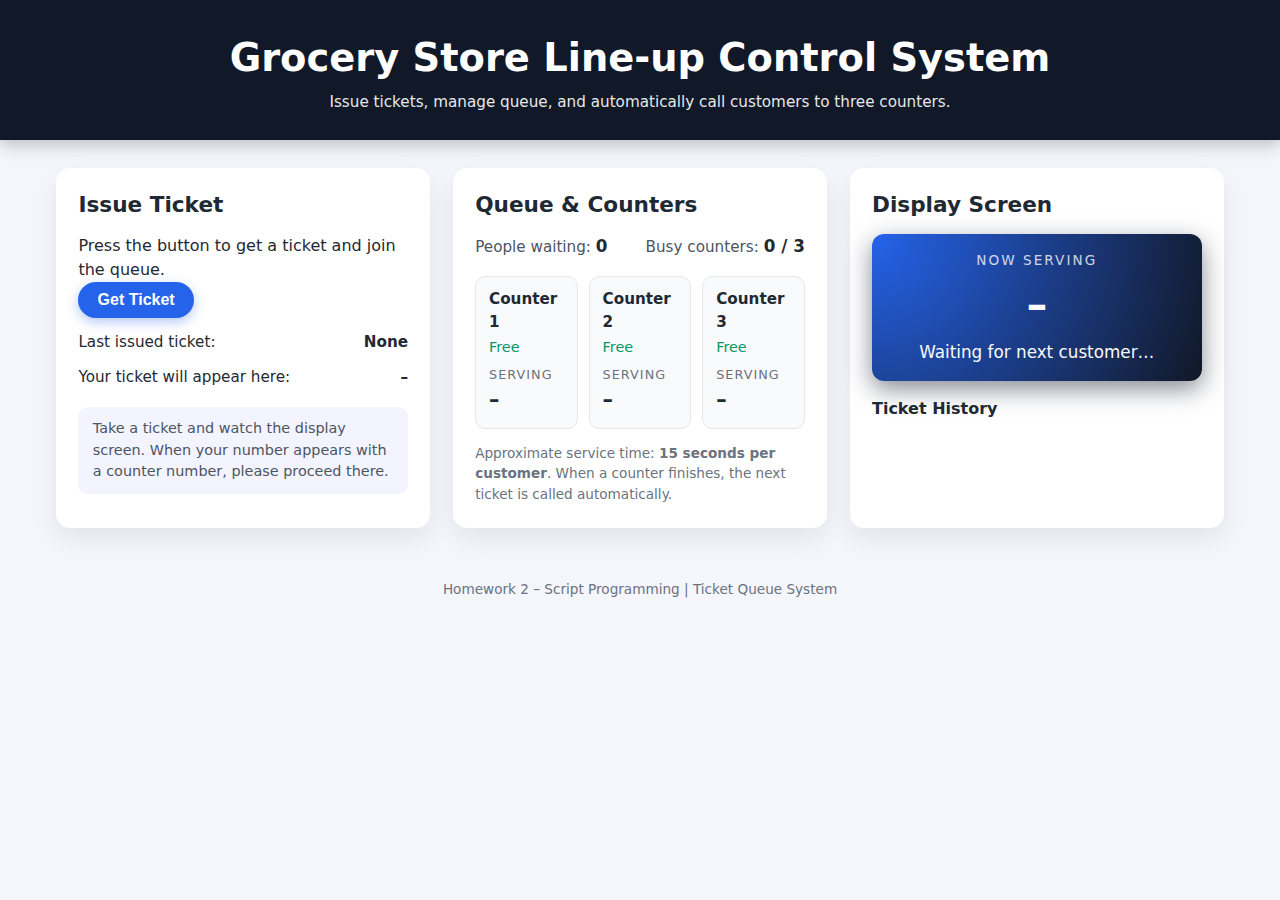
<file: Homework_2/index.html>
<!DOCTYPE html>
<html lang="en">
<head>
  <meta charset="UTF-8" />
  <title>Grocery Store Line-up Control System</title>
  <meta name="viewport" content="width=device-width, initial-scale=1.0" />
  <link rel="stylesheet" href="style.css" />
</head>
<body>
  <header class="app-header">
    <h1>Grocery Store Line-up Control System</h1>
    <p>Issue tickets, manage queue, and automatically call customers to three counters.</p>
  </header>

  <main class="layout">
    <!-- LEFT: Ticket issuing panel -->
    <section class="panel">
      <h2>Issue Ticket</h2>
      <p>Press the button to get a ticket and join the queue.</p>

      <button id="getTicketBtn" class="btn primary">Get Ticket</button>

      <div class="info-row">
        <span>Last issued ticket:</span>
        <strong id="lastIssued">None</strong>
      </div>
      <div class="info-row">
        <span>Your ticket will appear here:</span>
        <strong id="lastCustomerTicket">–</strong>
      </div>

      <div class="hint">
        <p>
          Take a ticket and watch the display screen.
          When your number appears with a counter number, please proceed there.
        </p>
      </div>
    </section>

    <!-- CENTER: Queue + counters -->
    <section class="panel">
      <h2>Queue &amp; Counters</h2>

      <div class="stats">
        <div>
          <span>People waiting:</span>
          <strong id="peopleWaiting">0</strong>
        </div>
        <div>
          <span>Busy counters:</span>
          <strong id="busyCounters">0 / 3</strong>
        </div>
      </div>

      <div class="counters">
        <div class="counter-card">
          <h3>Counter 1</h3>
          <p class="status" id="counter1Status">Free</p>
          <p class="ticket-label">Serving</p>
          <p class="ticket-value" id="counter1Ticket">–</p>
        </div>

        <div class="counter-card">
          <h3>Counter 2</h3>
          <p class="status" id="counter2Status">Free</p>
          <p class="ticket-label">Serving</p>
          <p class="ticket-value" id="counter2Ticket">–</p>
        </div>

        <div class="counter-card">
          <h3>Counter 3</h3>
          <p class="status" id="counter3Status">Free</p>
          <p class="ticket-label">Serving</p>
          <p class="ticket-value" id="counter3Ticket">–</p>
        </div>
      </div>

      <p class="service-time-info">
        Approximate service time: <strong>15 seconds per customer</strong>.
        When a counter finishes, the next ticket is called automatically.
      </p>
    </section>

    <!-- RIGHT: Display screen -->
    <section class="panel">
      <h2>Display Screen</h2>

      <div class="display-now">
        <p class="label">Now serving</p>
        <p class="display-ticket" id="nowServingTicket">–</p>
        <p class="display-counter" id="nowServingCounter">Waiting for first customer…</p>
      </div>

      <h3>Ticket History</h3>
      <ul id="historyList" class="history-list">
        <!-- filled from JS -->
      </ul>
    </section>
  </main>

  <footer class="app-footer">
    Homework 2 – Script Programming | Ticket Queue System
  </footer>

  <!-- Simple beep created by JS; no external audio file needed -->
  <script defer src="script.js"></script>
</body>
</html>
</file>
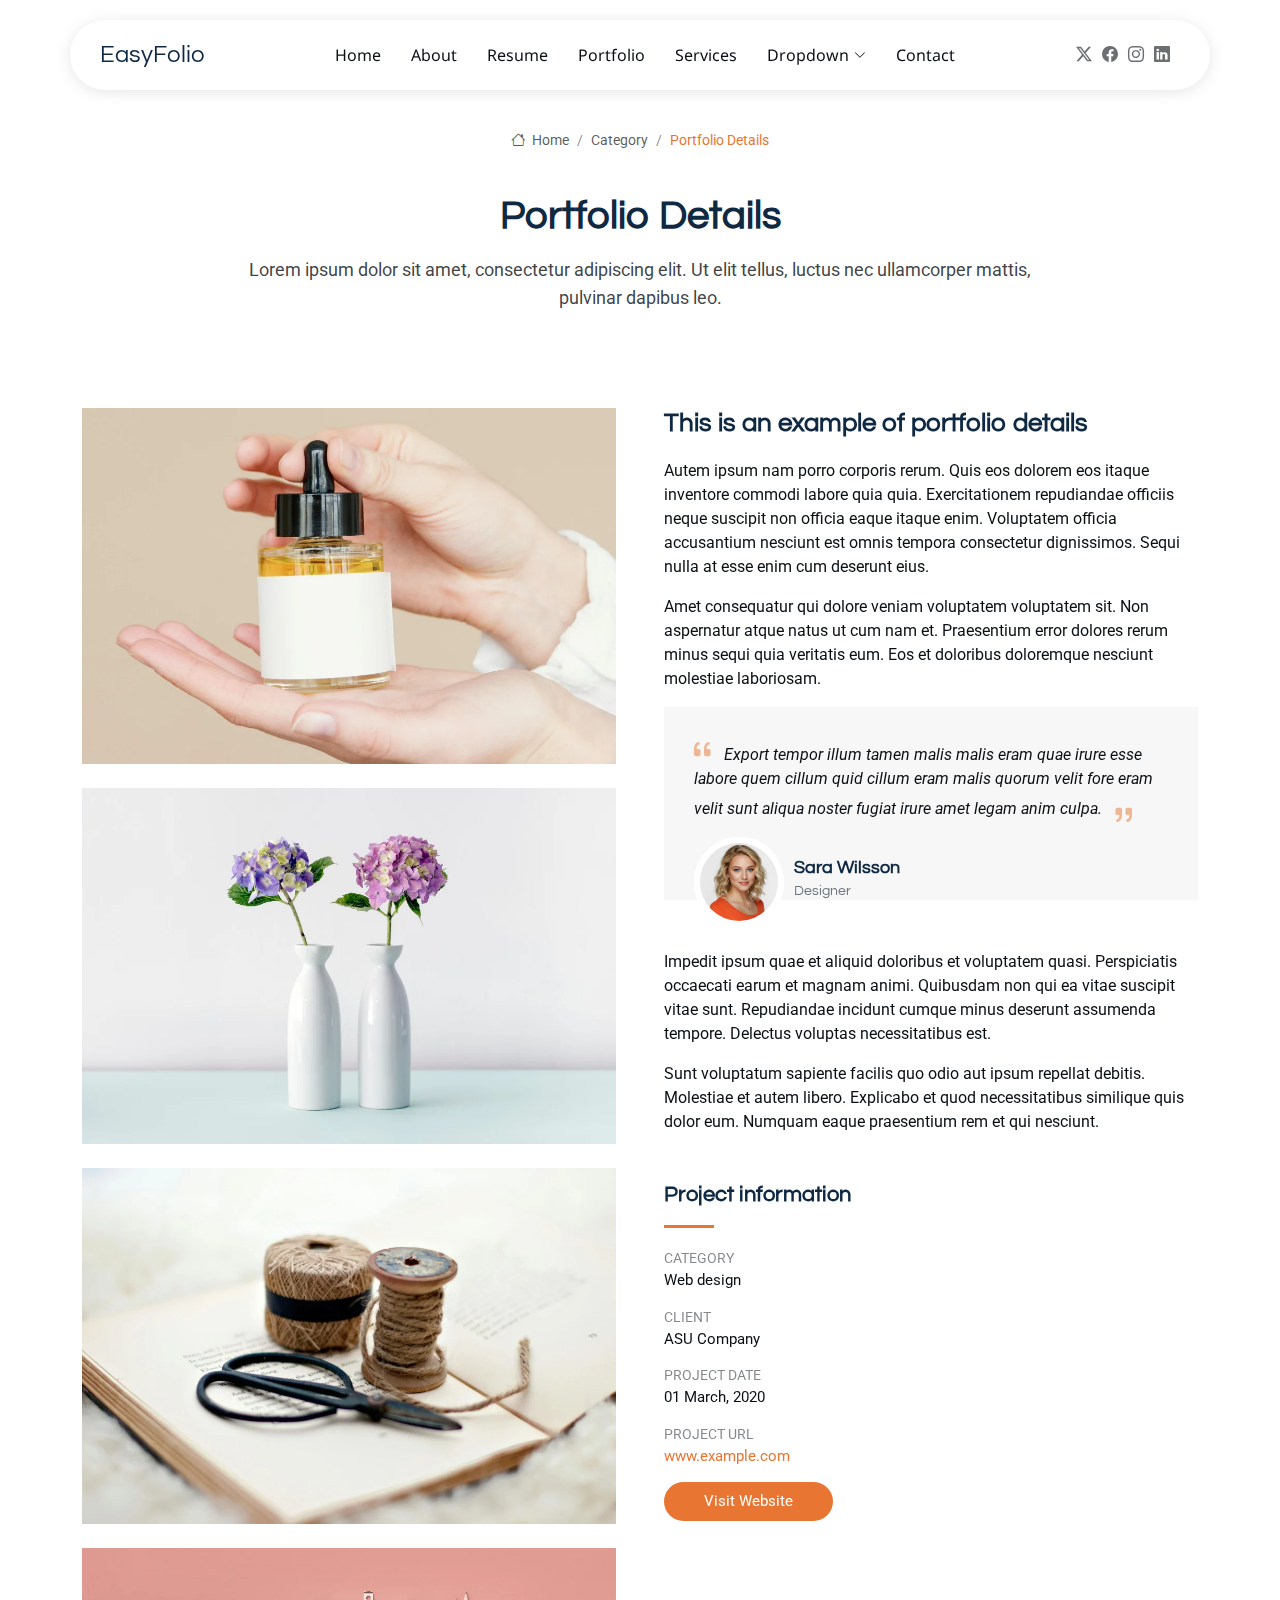
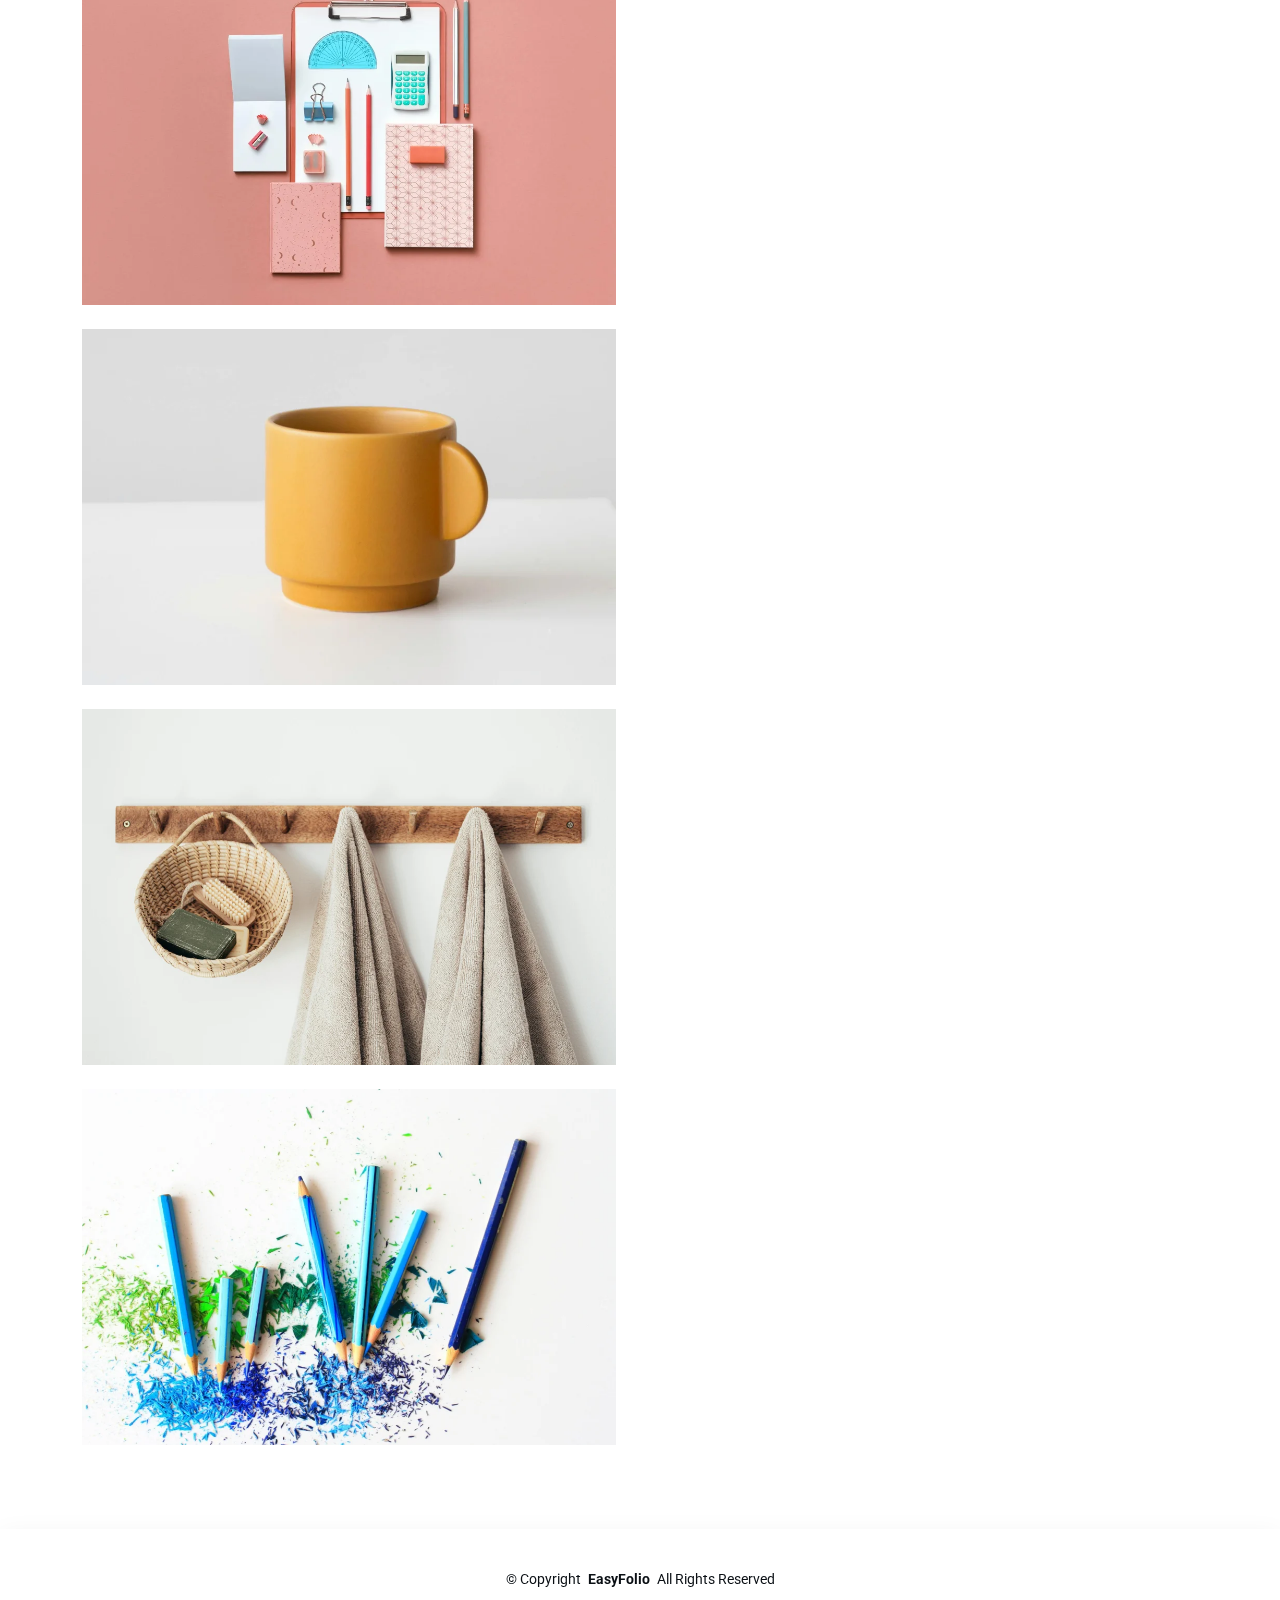
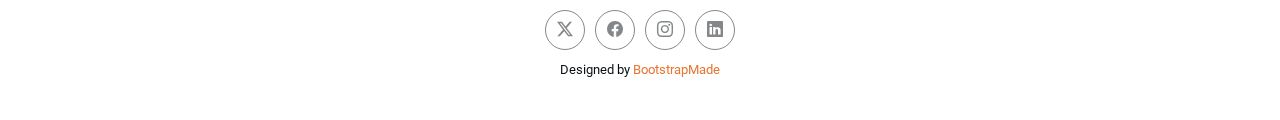
<file: portfolio-details.html>
<!DOCTYPE html>
<html lang="en">

<head>
  <meta charset="utf-8">
  <meta content="width=device-width, initial-scale=1.0" name="viewport">
  <title>Portfolio Details - EasyFolio Bootstrap Template</title>
  <meta name="description" content="">
  <meta name="keywords" content="">

  <!-- Favicons -->
  <link href="assets/img/favicon.png" rel="icon">
  <link href="assets/img/apple-touch-icon.png" rel="apple-touch-icon">

  <!-- Fonts -->
  <link href="https://fonts.googleapis.com" rel="preconnect">
  <link href="https://fonts.gstatic.com" rel="preconnect" crossorigin>
  <link href="https://fonts.googleapis.com/css2?family=Roboto:ital,wght@0,100;0,300;0,400;0,500;0,700;0,900;1,100;1,300;1,400;1,500;1,700;1,900&family=Noto+Sans:ital,wght@0,100;0,200;0,300;0,400;0,500;0,600;0,700;0,800;0,900;1,100;1,200;1,300;1,400;1,500;1,600;1,700;1,800;1,900&family=Questrial:wght@400&display=swap" rel="stylesheet">

  <!-- Vendor CSS Files -->
  <link href="assets/vendor/bootstrap/css/bootstrap.min.css" rel="stylesheet">
  <link href="assets/vendor/bootstrap-icons/bootstrap-icons.css" rel="stylesheet">
  <link href="assets/vendor/aos/aos.css" rel="stylesheet">
  <link href="assets/vendor/glightbox/css/glightbox.min.css" rel="stylesheet">
  <link href="assets/vendor/swiper/swiper-bundle.min.css" rel="stylesheet">

  <!-- Main CSS File -->
  <link href="assets/css/main.css" rel="stylesheet">

  <!-- =======================================================
  * Template Name: EasyFolio
  * Template URL: https://bootstrapmade.com/easyfolio-bootstrap-portfolio-template/
  * Updated: Feb 21 2025 with Bootstrap v5.3.3
  * Author: BootstrapMade.com
  * License: https://bootstrapmade.com/license/
  ======================================================== -->
</head>

<body class="portfolio-details-page">

  <header id="header" class="header d-flex align-items-center sticky-top">
    <div class="header-container container-fluid container-xl position-relative d-flex align-items-center justify-content-between">

      <a href="index.html" class="logo d-flex align-items-center me-auto me-xl-0">
        <!-- Uncomment the line below if you also wish to use an image logo -->
        <!-- <img src="assets/img/logo.webp" alt=""> -->
        <h1 class="sitename">EasyFolio</h1>
      </a>

      <nav id="navmenu" class="navmenu">
        <ul>
          <li><a href="#hero">Home</a></li>
          <li><a href="#about">About</a></li>
          <li><a href="#resume">Resume</a></li>
          <li><a href="#portfolio">Portfolio</a></li>
          <li><a href="#services">Services</a></li>
          <li class="dropdown"><a href="#"><span>Dropdown</span> <i class="bi bi-chevron-down toggle-dropdown"></i></a>
            <ul>
              <li><a href="#">Dropdown 1</a></li>
              <li class="dropdown"><a href="#"><span>Deep Dropdown</span> <i class="bi bi-chevron-down toggle-dropdown"></i></a>
                <ul>
                  <li><a href="#">Deep Dropdown 1</a></li>
                  <li><a href="#">Deep Dropdown 2</a></li>
                  <li><a href="#">Deep Dropdown 3</a></li>
                  <li><a href="#">Deep Dropdown 4</a></li>
                  <li><a href="#">Deep Dropdown 5</a></li>
                </ul>
              </li>
              <li><a href="#">Dropdown 2</a></li>
              <li><a href="#">Dropdown 3</a></li>
              <li><a href="#">Dropdown 4</a></li>
            </ul>
          </li>
          <li><a href="#contact">Contact</a></li>
        </ul>
        <i class="mobile-nav-toggle d-xl-none bi bi-list"></i>
      </nav>

      <div class="header-social-links">
        <a href="#" class="twitter"><i class="bi bi-twitter-x"></i></a>
        <a href="#" class="facebook"><i class="bi bi-facebook"></i></a>
        <a href="#" class="instagram"><i class="bi bi-instagram"></i></a>
        <a href="#" class="linkedin"><i class="bi bi-linkedin"></i></a>
      </div>

    </div>
  </header>

  <main class="main">

    <!-- Page Title -->
    <div class="page-title">
      <div class="breadcrumbs">
        <nav aria-label="breadcrumb">
          <ol class="breadcrumb">
            <li class="breadcrumb-item"><a href="#"><i class="bi bi-house"></i> Home</a></li>
            <li class="breadcrumb-item"><a href="#">Category</a></li>
            <li class="breadcrumb-item active current">Portfolio Details</li>
          </ol>
        </nav>
      </div>

      <div class="title-wrapper">
        <h1>Portfolio Details</h1>
        <p>Lorem ipsum dolor sit amet, consectetur adipiscing elit. Ut elit tellus, luctus nec ullamcorper mattis, pulvinar dapibus leo.</p>
      </div>
    </div><!-- End Page Title -->

    <!-- Portfolio Details Section -->
    <section id="portfolio-details" class="portfolio-details section">

      <div class="container" data-aos="fade-up">

        <div class="row gy-4 g-lg-5">
          <div class="col-lg-6">
            <img src="assets/img/portfolio/portfolio-1.webp" class="img-fluid mb-4" alt="">
            <img src="assets/img/portfolio/portfolio-10.webp" class="img-fluid mb-4" alt="">
            <img src="assets/img/portfolio/portfolio-7.webp" class="img-fluid mb-4" alt="">
            <img src="assets/img/portfolio/portfolio-4.webp" class="img-fluid mb-4" alt="">
            <img src="assets/img/portfolio/portfolio-5.webp" class="img-fluid mb-4" alt="">
            <img src="assets/img/portfolio/portfolio-11.webp" class="img-fluid mb-4" alt="">
            <img src="assets/img/portfolio/portfolio-8.webp" class="img-fluid mb-4" alt="">
          </div>

          <div class="col-lg-6">

            <div class="position-sticky" style="top: 40px">
              <div class="portfolio-description">
                <h2>This is an example of portfolio details</h2>
                <p>
                  Autem ipsum nam porro corporis rerum. Quis eos dolorem eos itaque inventore commodi labore quia quia. Exercitationem repudiandae officiis neque suscipit non officia eaque itaque enim. Voluptatem officia accusantium nesciunt est omnis tempora consectetur dignissimos. Sequi nulla at esse enim cum deserunt eius.
                </p>
                <p>
                  Amet consequatur qui dolore veniam voluptatem voluptatem sit. Non aspernatur atque natus ut cum nam et. Praesentium error dolores rerum minus sequi quia veritatis eum. Eos et doloribus doloremque nesciunt molestiae laboriosam.
                </p>

                <div class="testimonial-item">
                  <p>
                    <i class="bi bi-quote quote-icon-left"></i>
                    <span>Export tempor illum tamen malis malis eram quae irure esse labore quem cillum quid cillum eram malis quorum velit fore eram velit sunt aliqua noster fugiat irure amet legam anim culpa.</span>
                    <i class="bi bi-quote quote-icon-right"></i>
                  </p>
                  <div>
                    <img src="assets/img/person/person-f-5.webp" class="testimonial-img" alt="">
                    <h3>Sara Wilsson</h3>
                    <h4>Designer</h4>
                  </div>
                </div>

                <p>
                  Impedit ipsum quae et aliquid doloribus et voluptatem quasi. Perspiciatis occaecati earum et magnam animi. Quibusdam non qui ea vitae suscipit vitae sunt. Repudiandae incidunt cumque minus deserunt assumenda tempore. Delectus voluptas necessitatibus est.
                </p>

                <p>
                  Sunt voluptatum sapiente facilis quo odio aut ipsum repellat debitis. Molestiae et autem libero. Explicabo et quod necessitatibus similique quis dolor eum. Numquam eaque praesentium rem et qui nesciunt.
                </p>

              </div>

              <div class="portfolio-info mt-5">
                <h3>Project information</h3>
                <ul>
                  <li><strong>Category</strong> Web design</li>
                  <li><strong>Client</strong> ASU Company</li>
                  <li><strong>Project date</strong> 01 March, 2020</li>
                  <li><strong>Project URL</strong> <a href="#">www.example.com</a></li>
                  <li><a href="#" class="btn-visit align-self-start">Visit Website</a></li>
                </ul>
              </div>
            </div>

          </div>
        </div>

      </div>

    </section><!-- /Portfolio Details Section -->

  </main>

  <footer id="footer" class="footer">

    <div class="container">
      <div class="copyright text-center ">
        <p>© <span>Copyright</span> <strong class="px-1 sitename">EasyFolio</strong> <span>All Rights Reserved</span></p>
      </div>
      <div class="social-links d-flex justify-content-center">
        <a href=""><i class="bi bi-twitter-x"></i></a>
        <a href=""><i class="bi bi-facebook"></i></a>
        <a href=""><i class="bi bi-instagram"></i></a>
        <a href=""><i class="bi bi-linkedin"></i></a>
      </div>
      <div class="credits">
        <!-- All the links in the footer should remain intact. -->
        <!-- You can delete the links only if you've purchased the pro version. -->
        <!-- Licensing information: https://bootstrapmade.com/license/ -->
        <!-- Purchase the pro version with working PHP/AJAX contact form: [buy-url] -->
        Designed by <a href="https://bootstrapmade.com/">BootstrapMade</a>
      </div>
    </div>

  </footer>

  <!-- Scroll Top -->
  <a href="#" id="scroll-top" class="scroll-top d-flex align-items-center justify-content-center"><i class="bi bi-arrow-up-short"></i></a>

  <!-- Vendor JS Files -->
  <script src="assets/vendor/bootstrap/js/bootstrap.bundle.min.js"></script>
  <script src="assets/vendor/php-email-form/validate.js"></script>
  <script src="assets/vendor/aos/aos.js"></script>
  <script src="assets/vendor/waypoints/noframework.waypoints.js"></script>
  <script src="assets/vendor/glightbox/js/glightbox.min.js"></script>
  <script src="assets/vendor/imagesloaded/imagesloaded.pkgd.min.js"></script>
  <script src="assets/vendor/isotope-layout/isotope.pkgd.min.js"></script>
  <script src="assets/vendor/swiper/swiper-bundle.min.js"></script>

  <!-- Main JS File -->
  <script src="assets/js/main.js"></script>

</body>

</html>
</file>
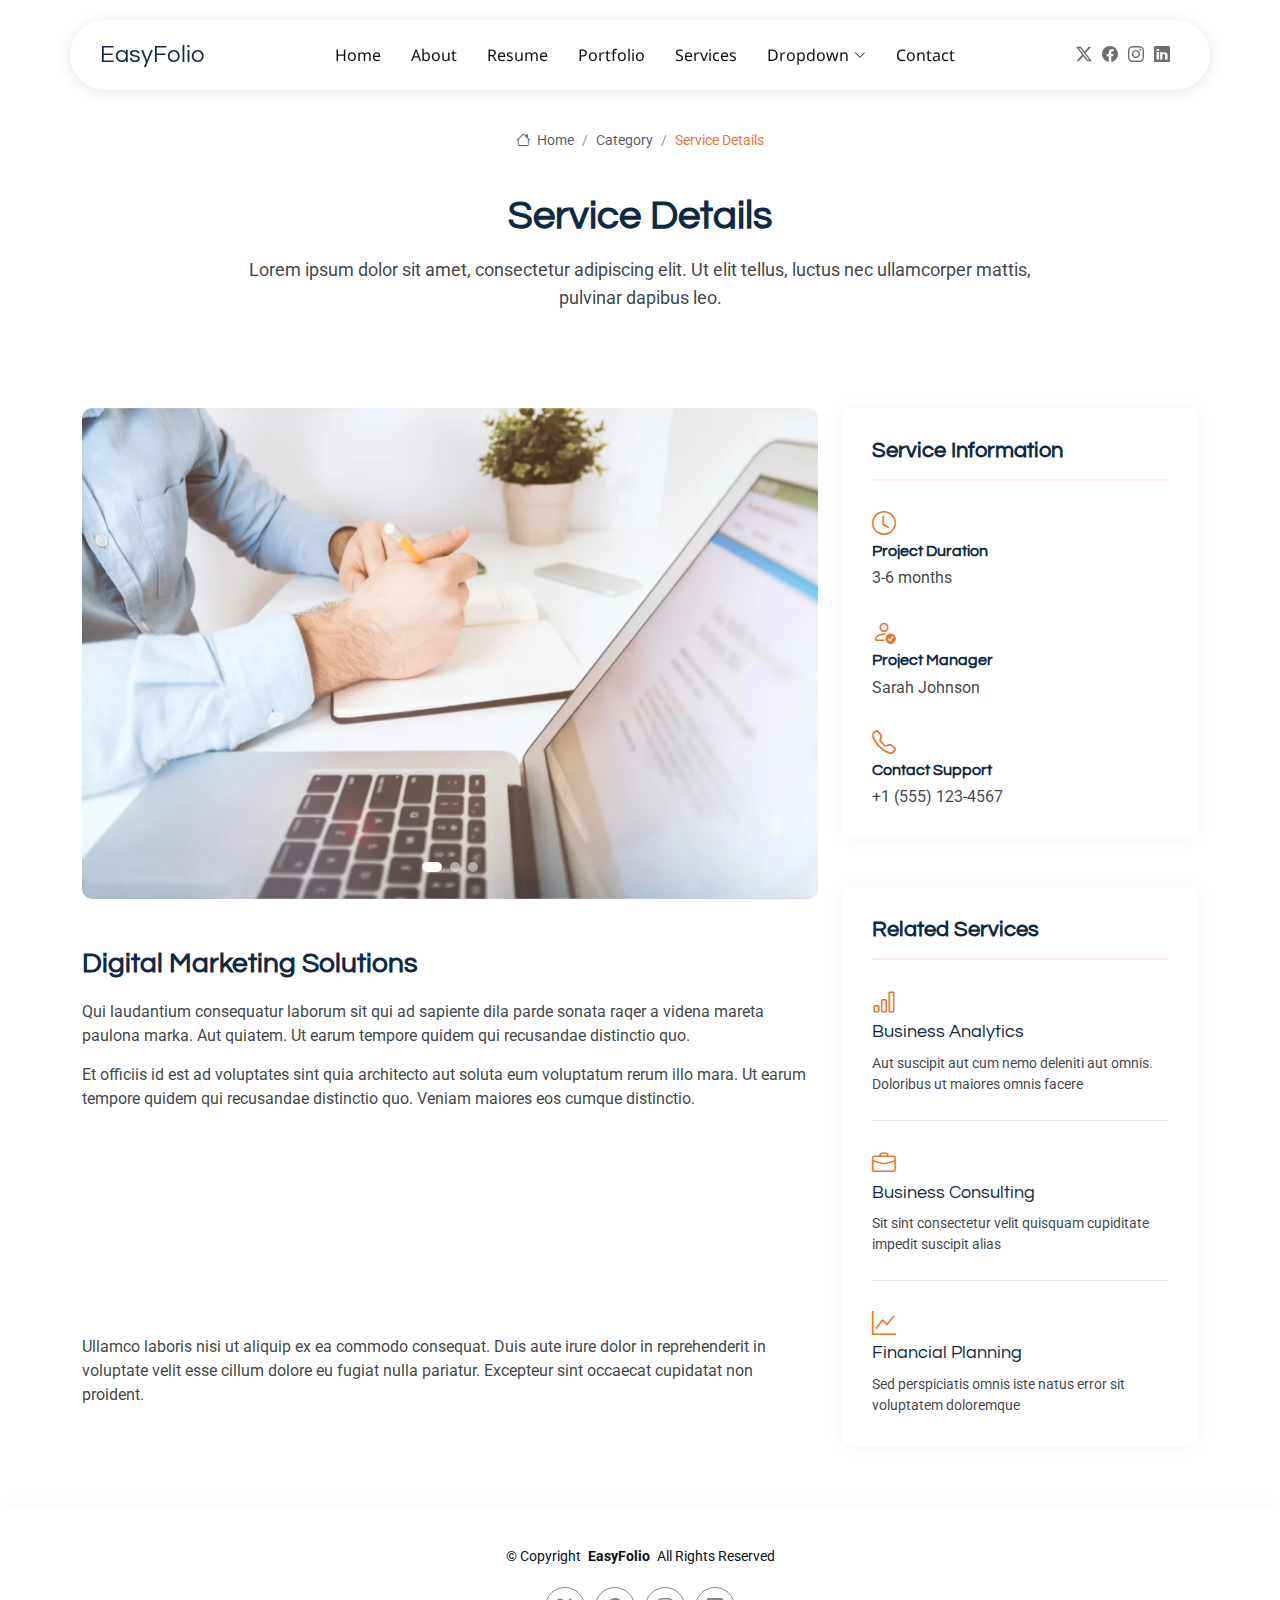
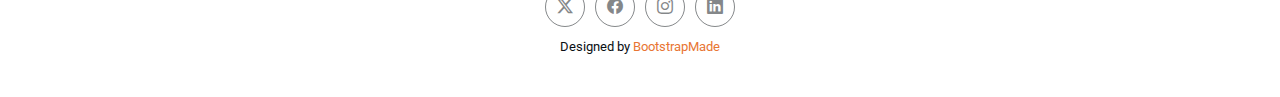
<file: service-details.html>
<!DOCTYPE html>
<html lang="en">

<head>
  <meta charset="utf-8">
  <meta content="width=device-width, initial-scale=1.0" name="viewport">
  <title>Service Details - EasyFolio Bootstrap Template</title>
  <meta name="description" content="">
  <meta name="keywords" content="">

  <!-- Favicons -->
  <link href="assets/img/favicon.png" rel="icon">
  <link href="assets/img/apple-touch-icon.png" rel="apple-touch-icon">

  <!-- Fonts -->
  <link href="https://fonts.googleapis.com" rel="preconnect">
  <link href="https://fonts.gstatic.com" rel="preconnect" crossorigin>
  <link href="https://fonts.googleapis.com/css2?family=Roboto:ital,wght@0,100;0,300;0,400;0,500;0,700;0,900;1,100;1,300;1,400;1,500;1,700;1,900&family=Noto+Sans:ital,wght@0,100;0,200;0,300;0,400;0,500;0,600;0,700;0,800;0,900;1,100;1,200;1,300;1,400;1,500;1,600;1,700;1,800;1,900&family=Questrial:wght@400&display=swap" rel="stylesheet">

  <!-- Vendor CSS Files -->
  <link href="assets/vendor/bootstrap/css/bootstrap.min.css" rel="stylesheet">
  <link href="assets/vendor/bootstrap-icons/bootstrap-icons.css" rel="stylesheet">
  <link href="assets/vendor/aos/aos.css" rel="stylesheet">
  <link href="assets/vendor/glightbox/css/glightbox.min.css" rel="stylesheet">
  <link href="assets/vendor/swiper/swiper-bundle.min.css" rel="stylesheet">

  <!-- Main CSS File -->
  <link href="assets/css/main.css" rel="stylesheet">

  <!-- =======================================================
  * Template Name: EasyFolio
  * Template URL: https://bootstrapmade.com/easyfolio-bootstrap-portfolio-template/
  * Updated: Feb 21 2025 with Bootstrap v5.3.3
  * Author: BootstrapMade.com
  * License: https://bootstrapmade.com/license/
  ======================================================== -->
</head>

<body class="service-details-page">

  <header id="header" class="header d-flex align-items-center sticky-top">
    <div class="header-container container-fluid container-xl position-relative d-flex align-items-center justify-content-between">

      <a href="index.html" class="logo d-flex align-items-center me-auto me-xl-0">
        <!-- Uncomment the line below if you also wish to use an image logo -->
        <!-- <img src="assets/img/logo.webp" alt=""> -->
        <h1 class="sitename">EasyFolio</h1>
      </a>

      <nav id="navmenu" class="navmenu">
        <ul>
          <li><a href="#hero">Home</a></li>
          <li><a href="#about">About</a></li>
          <li><a href="#resume">Resume</a></li>
          <li><a href="#portfolio">Portfolio</a></li>
          <li><a href="#services">Services</a></li>
          <li class="dropdown"><a href="#"><span>Dropdown</span> <i class="bi bi-chevron-down toggle-dropdown"></i></a>
            <ul>
              <li><a href="#">Dropdown 1</a></li>
              <li class="dropdown"><a href="#"><span>Deep Dropdown</span> <i class="bi bi-chevron-down toggle-dropdown"></i></a>
                <ul>
                  <li><a href="#">Deep Dropdown 1</a></li>
                  <li><a href="#">Deep Dropdown 2</a></li>
                  <li><a href="#">Deep Dropdown 3</a></li>
                  <li><a href="#">Deep Dropdown 4</a></li>
                  <li><a href="#">Deep Dropdown 5</a></li>
                </ul>
              </li>
              <li><a href="#">Dropdown 2</a></li>
              <li><a href="#">Dropdown 3</a></li>
              <li><a href="#">Dropdown 4</a></li>
            </ul>
          </li>
          <li><a href="#contact">Contact</a></li>
        </ul>
        <i class="mobile-nav-toggle d-xl-none bi bi-list"></i>
      </nav>

      <div class="header-social-links">
        <a href="#" class="twitter"><i class="bi bi-twitter-x"></i></a>
        <a href="#" class="facebook"><i class="bi bi-facebook"></i></a>
        <a href="#" class="instagram"><i class="bi bi-instagram"></i></a>
        <a href="#" class="linkedin"><i class="bi bi-linkedin"></i></a>
      </div>

    </div>
  </header>

  <main class="main">

    <!-- Page Title -->
    <div class="page-title">
      <div class="breadcrumbs">
        <nav aria-label="breadcrumb">
          <ol class="breadcrumb">
            <li class="breadcrumb-item"><a href="#"><i class="bi bi-house"></i> Home</a></li>
            <li class="breadcrumb-item"><a href="#">Category</a></li>
            <li class="breadcrumb-item active current">Service Details</li>
          </ol>
        </nav>
      </div>

      <div class="title-wrapper">
        <h1>Service Details</h1>
        <p>Lorem ipsum dolor sit amet, consectetur adipiscing elit. Ut elit tellus, luctus nec ullamcorper mattis, pulvinar dapibus leo.</p>
      </div>
    </div><!-- End Page Title -->

    <!-- Service Details Section -->
    <section id="service-details" class="service-details section">

      <div class="container" data-aos="fade-up" data-aos-delay="100">

        <div class="row gy-4">

          <div class="col-lg-8">
            <div class="service-details-slider swiper init-swiper">
              <script type="application/json" class="swiper-config">
                {
                  "loop": true,
                  "speed": 600,
                  "autoplay": {
                    "delay": 5000
                  },
                  "slidesPerView": 1,
                  "pagination": {
                    "el": ".swiper-pagination",
                    "type": "bullets",
                    "clickable": true
                  }
                }
              </script>
              <div class="swiper-wrapper align-items-center">
                <div class="swiper-slide">
                  <img src="assets/img/services/services-1.webp" alt="" class="img-fluid" loading="lazy">
                </div>
                <div class="swiper-slide">
                  <img src="assets/img/services/services-2.webp" alt="" class="img-fluid" loading="lazy">
                </div>
                <div class="swiper-slide">
                  <img src="assets/img/services/services-3.webp" alt="" class="img-fluid" loading="lazy">
                </div>
              </div>
              <div class="swiper-pagination"></div>
            </div>

            <div class="content mt-5">
              <h3>Digital Marketing Solutions</h3>
              <p>
                Qui laudantium consequatur laborum sit qui ad sapiente dila parde sonata raqer a videna mareta paulona marka. Aut quiatem. Ut earum tempore quidem qui recusandae distinctio quo.
              </p>
              <p>
                Et officiis id est ad voluptates sint quia architecto aut soluta eum voluptatum rerum illo mara. Ut earum tempore quidem qui recusandae distinctio quo. Veniam maiores eos cumque distinctio.
              </p>

              <div class="features mt-4">
                <div class="row gy-4">
                  <div class="col-md-6" data-aos="fade-up" data-aos-delay="100">
                    <div class="feature-box d-flex align-items-center">
                      <i class="bi bi-check"></i>
                      <h4>Search Engine Optimization</h4>
                    </div>
                  </div>
                  <div class="col-md-6" data-aos="fade-up" data-aos-delay="200">
                    <div class="feature-box d-flex align-items-center">
                      <i class="bi bi-check"></i>
                      <h4>Social Media Marketing</h4>
                    </div>
                  </div>
                  <div class="col-md-6" data-aos="fade-up" data-aos-delay="300">
                    <div class="feature-box d-flex align-items-center">
                      <i class="bi bi-check"></i>
                      <h4>Content Marketing Strategy</h4>
                    </div>
                  </div>
                  <div class="col-md-6" data-aos="fade-up" data-aos-delay="400">
                    <div class="feature-box d-flex align-items-center">
                      <i class="bi bi-check"></i>
                      <h4>Email Marketing Campaigns</h4>
                    </div>
                  </div>
                </div>
              </div>

              <p class="mt-4">
                Ullamco laboris nisi ut aliquip ex ea commodo consequat. Duis aute irure dolor in reprehenderit in voluptate velit esse cillum dolore eu fugiat nulla pariatur. Excepteur sint occaecat cupidatat non proident.
              </p>
            </div>
          </div>

          <div class="col-lg-4">
            <div class="service-info">
              <h4>Service Information</h4>
              <div class="info-item">
                <i class="bi bi-clock"></i>
                <h5>Project Duration</h5>
                <p>3-6 months</p>
              </div>
              <div class="info-item">
                <i class="bi bi-person-check"></i>
                <h5>Project Manager</h5>
                <p>Sarah Johnson</p>
              </div>
              <div class="info-item">
                <i class="bi bi-telephone"></i>
                <h5>Contact Support</h5>
                <p>+1 (555) 123-4567</p>
              </div>
            </div>

            <div class="related-services mt-5">
              <h4>Related Services</h4>
              <div class="service-item">
                <i class="bi bi-bar-chart"></i>
                <h5><a href="#">Business Analytics</a></h5>
                <p>Aut suscipit aut cum nemo deleniti aut omnis. Doloribus ut maiores omnis facere</p>
              </div>
              <div class="service-item">
                <i class="bi bi-briefcase"></i>
                <h5><a href="#">Business Consulting</a></h5>
                <p>Sit sint consectetur velit quisquam cupiditate impedit suscipit alias</p>
              </div>
              <div class="service-item">
                <i class="bi bi-graph-up"></i>
                <h5><a href="#">Financial Planning</a></h5>
                <p>Sed perspiciatis omnis iste natus error sit voluptatem doloremque</p>
              </div>
            </div>
          </div>

        </div>

      </div>

    </section><!-- /Service Details Section -->

  </main>

  <footer id="footer" class="footer">

    <div class="container">
      <div class="copyright text-center ">
        <p>© <span>Copyright</span> <strong class="px-1 sitename">EasyFolio</strong> <span>All Rights Reserved</span></p>
      </div>
      <div class="social-links d-flex justify-content-center">
        <a href=""><i class="bi bi-twitter-x"></i></a>
        <a href=""><i class="bi bi-facebook"></i></a>
        <a href=""><i class="bi bi-instagram"></i></a>
        <a href=""><i class="bi bi-linkedin"></i></a>
      </div>
      <div class="credits">
        <!-- All the links in the footer should remain intact. -->
        <!-- You can delete the links only if you've purchased the pro version. -->
        <!-- Licensing information: https://bootstrapmade.com/license/ -->
        <!-- Purchase the pro version with working PHP/AJAX contact form: [buy-url] -->
        Designed by <a href="https://bootstrapmade.com/">BootstrapMade</a>
      </div>
    </div>

  </footer>

  <!-- Scroll Top -->
  <a href="#" id="scroll-top" class="scroll-top d-flex align-items-center justify-content-center"><i class="bi bi-arrow-up-short"></i></a>

  <!-- Vendor JS Files -->
  <script src="assets/vendor/bootstrap/js/bootstrap.bundle.min.js"></script>
  <script src="assets/vendor/php-email-form/validate.js"></script>
  <script src="assets/vendor/aos/aos.js"></script>
  <script src="assets/vendor/waypoints/noframework.waypoints.js"></script>
  <script src="assets/vendor/glightbox/js/glightbox.min.js"></script>
  <script src="assets/vendor/imagesloaded/imagesloaded.pkgd.min.js"></script>
  <script src="assets/vendor/isotope-layout/isotope.pkgd.min.js"></script>
  <script src="assets/vendor/swiper/swiper-bundle.min.js"></script>

  <!-- Main JS File -->
  <script src="assets/js/main.js"></script>

</body>

</html>
</file>
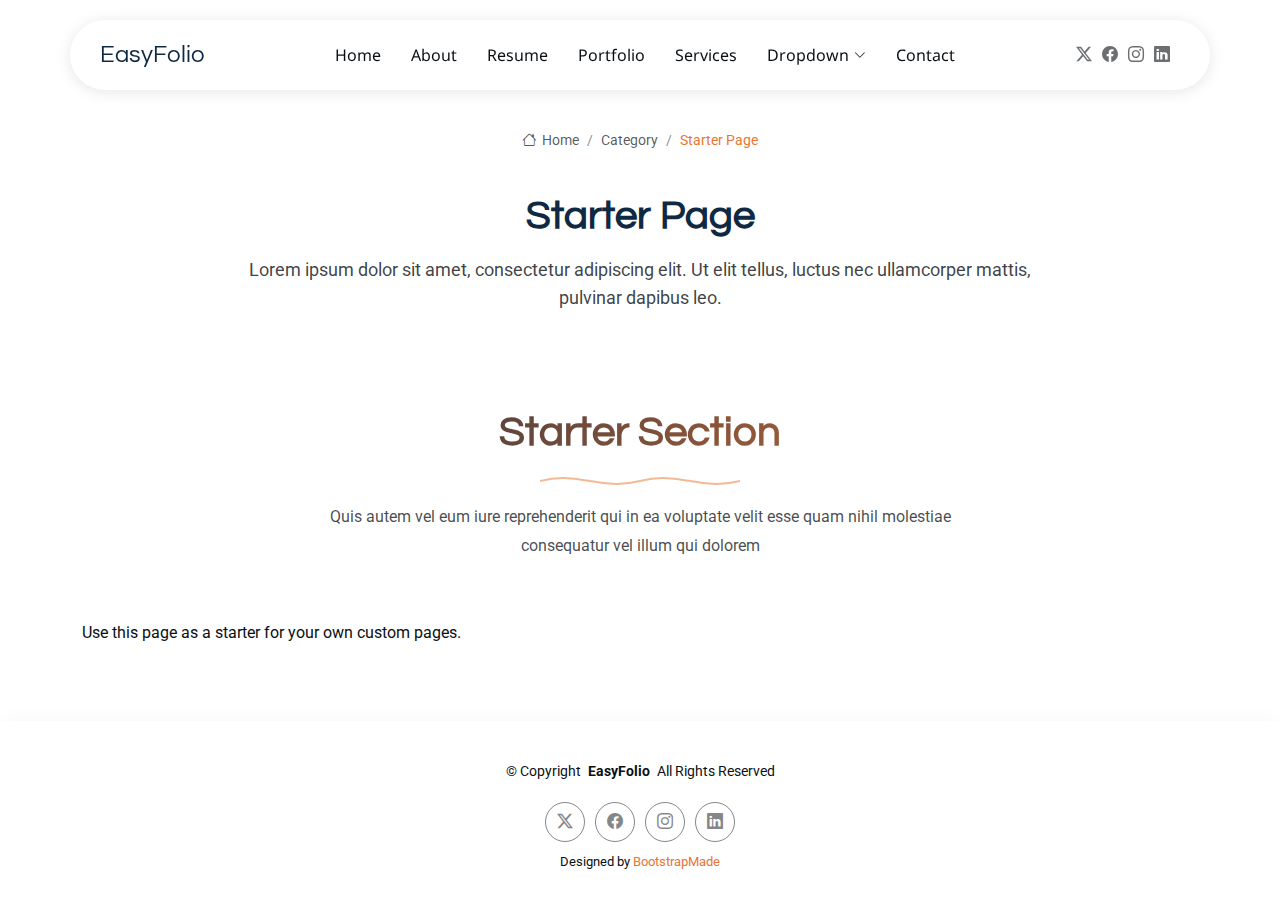
<file: starter-page.html>
<!DOCTYPE html>
<html lang="en">

<head>
  <meta charset="utf-8">
  <meta content="width=device-width, initial-scale=1.0" name="viewport">
  <title>Starter Page - EasyFolio Bootstrap Template</title>
  <meta name="description" content="">
  <meta name="keywords" content="">

  <!-- Favicons -->
  <link href="assets/img/favicon.png" rel="icon">
  <link href="assets/img/apple-touch-icon.png" rel="apple-touch-icon">

  <!-- Fonts -->
  <link href="https://fonts.googleapis.com" rel="preconnect">
  <link href="https://fonts.gstatic.com" rel="preconnect" crossorigin>
  <link href="https://fonts.googleapis.com/css2?family=Roboto:ital,wght@0,100;0,300;0,400;0,500;0,700;0,900;1,100;1,300;1,400;1,500;1,700;1,900&family=Noto+Sans:ital,wght@0,100;0,200;0,300;0,400;0,500;0,600;0,700;0,800;0,900;1,100;1,200;1,300;1,400;1,500;1,600;1,700;1,800;1,900&family=Questrial:wght@400&display=swap" rel="stylesheet">

  <!-- Vendor CSS Files -->
  <link href="assets/vendor/bootstrap/css/bootstrap.min.css" rel="stylesheet">
  <link href="assets/vendor/bootstrap-icons/bootstrap-icons.css" rel="stylesheet">
  <link href="assets/vendor/aos/aos.css" rel="stylesheet">
  <link href="assets/vendor/glightbox/css/glightbox.min.css" rel="stylesheet">
  <link href="assets/vendor/swiper/swiper-bundle.min.css" rel="stylesheet">

  <!-- Main CSS File -->
  <link href="assets/css/main.css" rel="stylesheet">

  <!-- =======================================================
  * Template Name: EasyFolio
  * Template URL: https://bootstrapmade.com/easyfolio-bootstrap-portfolio-template/
  * Updated: Feb 21 2025 with Bootstrap v5.3.3
  * Author: BootstrapMade.com
  * License: https://bootstrapmade.com/license/
  ======================================================== -->
</head>

<body class="starter-page-page">

  <header id="header" class="header d-flex align-items-center sticky-top">
    <div class="header-container container-fluid container-xl position-relative d-flex align-items-center justify-content-between">

      <a href="index.html" class="logo d-flex align-items-center me-auto me-xl-0">
        <!-- Uncomment the line below if you also wish to use an image logo -->
        <!-- <img src="assets/img/logo.webp" alt=""> -->
        <h1 class="sitename">EasyFolio</h1>
      </a>

      <nav id="navmenu" class="navmenu">
        <ul>
          <li><a href="#hero">Home</a></li>
          <li><a href="#about">About</a></li>
          <li><a href="#resume">Resume</a></li>
          <li><a href="#portfolio">Portfolio</a></li>
          <li><a href="#services">Services</a></li>
          <li class="dropdown"><a href="#"><span>Dropdown</span> <i class="bi bi-chevron-down toggle-dropdown"></i></a>
            <ul>
              <li><a href="#">Dropdown 1</a></li>
              <li class="dropdown"><a href="#"><span>Deep Dropdown</span> <i class="bi bi-chevron-down toggle-dropdown"></i></a>
                <ul>
                  <li><a href="#">Deep Dropdown 1</a></li>
                  <li><a href="#">Deep Dropdown 2</a></li>
                  <li><a href="#">Deep Dropdown 3</a></li>
                  <li><a href="#">Deep Dropdown 4</a></li>
                  <li><a href="#">Deep Dropdown 5</a></li>
                </ul>
              </li>
              <li><a href="#">Dropdown 2</a></li>
              <li><a href="#">Dropdown 3</a></li>
              <li><a href="#">Dropdown 4</a></li>
            </ul>
          </li>
          <li><a href="#contact">Contact</a></li>
        </ul>
        <i class="mobile-nav-toggle d-xl-none bi bi-list"></i>
      </nav>

      <div class="header-social-links">
        <a href="#" class="twitter"><i class="bi bi-twitter-x"></i></a>
        <a href="#" class="facebook"><i class="bi bi-facebook"></i></a>
        <a href="#" class="instagram"><i class="bi bi-instagram"></i></a>
        <a href="#" class="linkedin"><i class="bi bi-linkedin"></i></a>
      </div>

    </div>
  </header>

  <main class="main">

    <!-- Page Title -->
    <div class="page-title">
      <div class="breadcrumbs">
        <nav aria-label="breadcrumb">
          <ol class="breadcrumb">
            <li class="breadcrumb-item"><a href="#"><i class="bi bi-house"></i> Home</a></li>
            <li class="breadcrumb-item"><a href="#">Category</a></li>
            <li class="breadcrumb-item active current">Starter Page</li>
          </ol>
        </nav>
      </div>

      <div class="title-wrapper">
        <h1>Starter Page</h1>
        <p>Lorem ipsum dolor sit amet, consectetur adipiscing elit. Ut elit tellus, luctus nec ullamcorper mattis, pulvinar dapibus leo.</p>
      </div>
    </div><!-- End Page Title -->

    <!-- Starter Section Section -->
    <section id="starter-section" class="starter-section section">

      <!-- Section Title -->
      <div class="container section-title" data-aos="fade-up">
        <h2>Starter Section</h2>
        <div class="title-shape">
          <svg viewBox="0 0 200 20" xmlns="http://www.w3.org/2000/svg">
            <path d="M 0,10 C 40,0 60,20 100,10 C 140,0 160,20 200,10" fill="none" stroke="currentColor" stroke-width="2"></path>
          </svg>
        </div>
        <p>Quis autem vel eum iure reprehenderit qui in ea voluptate velit esse quam nihil molestiae consequatur vel illum qui dolorem</p>
      </div><!-- End Section Title -->

      <div class="container" data-aos="fade-up">
        <p>Use this page as a starter for your own custom pages.</p>
      </div>

    </section><!-- /Starter Section Section -->

  </main>

  <footer id="footer" class="footer">

    <div class="container">
      <div class="copyright text-center ">
        <p>© <span>Copyright</span> <strong class="px-1 sitename">EasyFolio</strong> <span>All Rights Reserved</span></p>
      </div>
      <div class="social-links d-flex justify-content-center">
        <a href=""><i class="bi bi-twitter-x"></i></a>
        <a href=""><i class="bi bi-facebook"></i></a>
        <a href=""><i class="bi bi-instagram"></i></a>
        <a href=""><i class="bi bi-linkedin"></i></a>
      </div>
      <div class="credits">
        <!-- All the links in the footer should remain intact. -->
        <!-- You can delete the links only if you've purchased the pro version. -->
        <!-- Licensing information: https://bootstrapmade.com/license/ -->
        <!-- Purchase the pro version with working PHP/AJAX contact form: [buy-url] -->
        Designed by <a href="https://bootstrapmade.com/">BootstrapMade</a>
      </div>
    </div>

  </footer>

  <!-- Scroll Top -->
  <a href="#" id="scroll-top" class="scroll-top d-flex align-items-center justify-content-center"><i class="bi bi-arrow-up-short"></i></a>

  <!-- Vendor JS Files -->
  <script src="assets/vendor/bootstrap/js/bootstrap.bundle.min.js"></script>
  <script src="assets/vendor/php-email-form/validate.js"></script>
  <script src="assets/vendor/aos/aos.js"></script>
  <script src="assets/vendor/waypoints/noframework.waypoints.js"></script>
  <script src="assets/vendor/glightbox/js/glightbox.min.js"></script>
  <script src="assets/vendor/imagesloaded/imagesloaded.pkgd.min.js"></script>
  <script src="assets/vendor/isotope-layout/isotope.pkgd.min.js"></script>
  <script src="assets/vendor/swiper/swiper-bundle.min.js"></script>

  <!-- Main JS File -->
  <script src="assets/js/main.js"></script>

</body>

</html>
</file>
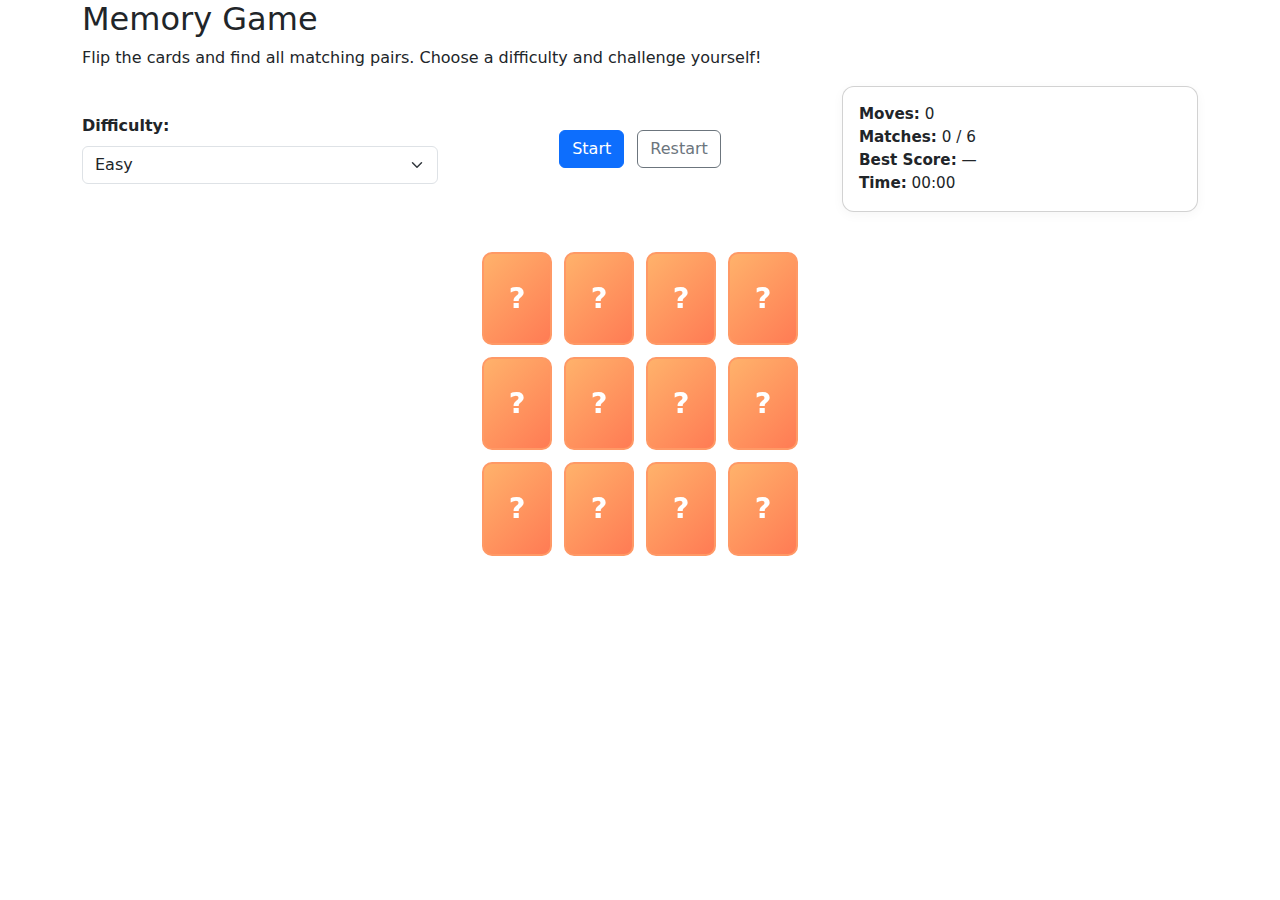
<file: assets/Memory_Game/memory.html>
<!DOCTYPE html>
<html lang="en">
<head>
  <meta charset="UTF-8" />
  <title>Memory Game</title>
  <meta name="viewport" content="width=device-width, initial-scale=1.0" />
  <link href="https://cdn.jsdelivr.net/npm/bootstrap@5.3.2/dist/css/bootstrap.min.css" rel="stylesheet">
  <link rel="stylesheet" href="memory.css" />
</head>
<body>
    </section><!-- /Faq Section -->
    <!-- ===== MEMORY GAME SECTION (LAB 12) ===== -->
    <section id="memory-game" class="section light-background">
      <div class="container" data-aos="fade-up">

        <!-- Section title -->
        <div class="section-title">
          <h2>Memory Game</h2>
          <p>Flip the cards and find all matching pairs. Choose a difficulty and challenge yourself!</p>
        </div>

        <!-- Controls + stats -->
        <div class="row mb-4 align-items-center">
          <div class="col-lg-4 mb-3">
            <label for="difficultySelect" class="form-label fw-semibold">Difficulty:</label>
            <select id="difficultySelect" class="form-select">
              <option value="easy">Easy </option>
              <option value="hard">Hard </option>
            </select>
          </div>

          <div class="col-lg-4 mb-3 text-lg-center">
            <button id="startGameBtn" class="btn btn-primary me-2">Start</button>
            <button id="restartGameBtn" class="btn btn-outline-secondary">Restart</button>
          </div>

          <div class="col-lg-4 mb-3">
            <div class="memory-stats card p-3">
              <div><strong>Moves:</strong> <span id="movesCount">0</span></div>
              <div><strong>Matches:</strong> <span id="matchesCount">0</span> / <span id="totalPairs">0</span></div>
              <div><strong>Best Score:</strong> <span id="bestScore">—</span></div>
              <div><strong>Time:</strong> <span id="timerDisplay">00:00</span></div>
            </div>
          </div>
        </div>

        <!-- Game board -->
        <div class="memory-board-wrapper">
          <div id="memoryBoard" class="memory-grid memory-grid-easy">
            <!-- Cards will be generated here by JavaScript -->
          </div>
        </div>

        <!-- Win message -->
        <div id="winMessage" class="alert alert-success mt-4 d-none" role="alert">
          🎉 Congratulations! You matched all pairs!
        </div>

      </div>
    </section>
  
  <script src="memory.js"></script>
</body>
</html>
</file>
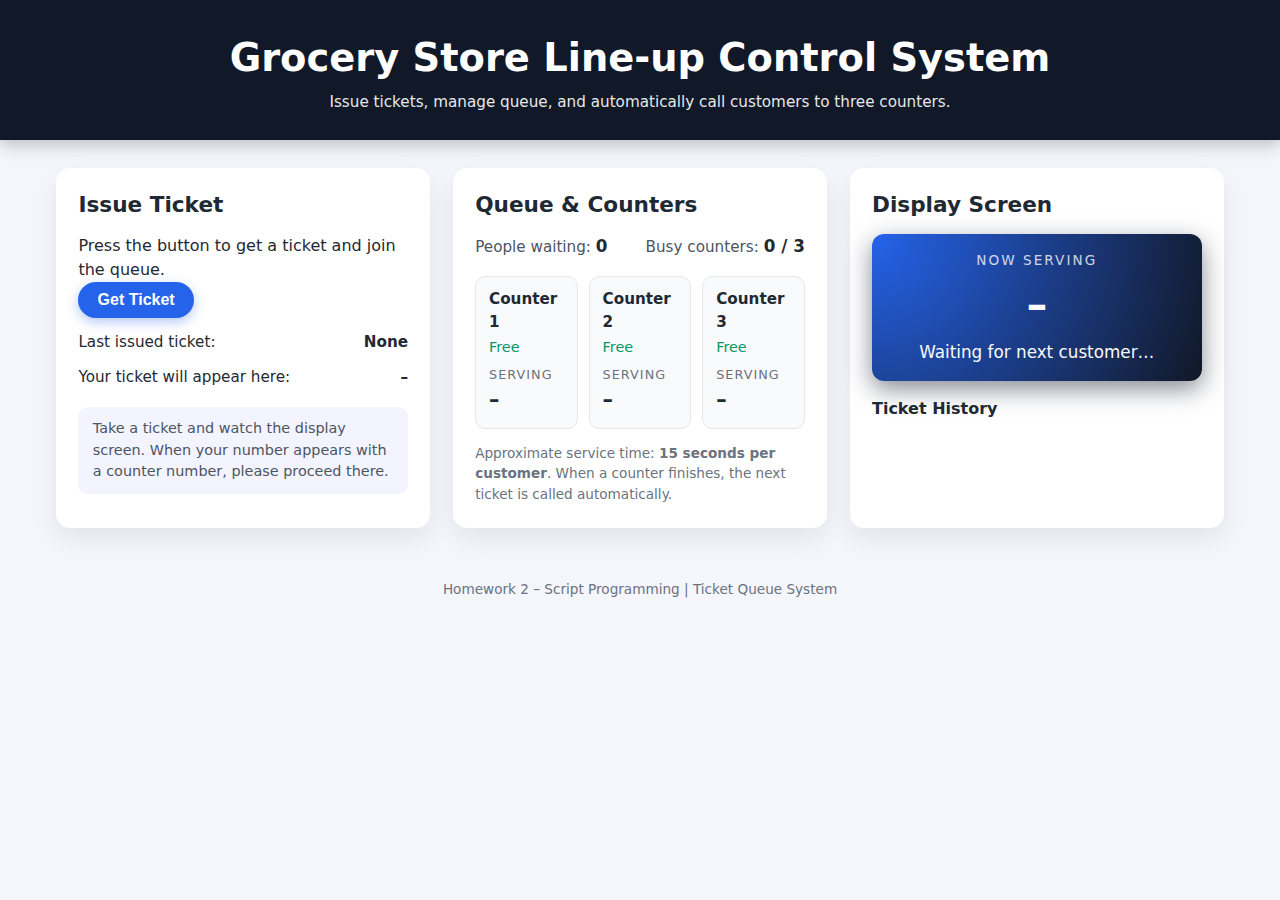
<file: assets/media/Grocery_System/line_up.html>
<!DOCTYPE html>
<html lang="en">
<head>
  <meta charset="UTF-8" />
  <title>Grocery Store Line-up Control System</title>
  <meta name="viewport" content="width=device-width, initial-scale=1.0" />
  <link rel="stylesheet" href="line_up.css" />
</head>
<body>
  <header class="app-header">
    <h1>Grocery Store Line-up Control System</h1>
    <p>Issue tickets, manage queue, and automatically call customers to three counters.</p>
  </header>

  <main class="layout">
    <!-- LEFT: Ticket issuing panel -->
    <section class="panel">
      <h2>Issue Ticket</h2>
      <p>Press the button to get a ticket and join the queue.</p>

      <button id="getTicketBtn" class="btn primary">Get Ticket</button>

      <div class="info-row">
        <span>Last issued ticket:</span>
        <strong id="lastIssued">None</strong>
      </div>
      <div class="info-row">
        <span>Your ticket will appear here:</span>
        <strong id="lastCustomerTicket">–</strong>
      </div>

      <div class="hint">
        <p>
          Take a ticket and watch the display screen.
          When your number appears with a counter number, please proceed there.
        </p>
      </div>
    </section>

    <!-- CENTER: Queue + counters -->
    <section class="panel">
      <h2>Queue &amp; Counters</h2>

      <div class="stats">
        <div>
          <span>People waiting:</span>
          <strong id="peopleWaiting">0</strong>
        </div>
        <div>
          <span>Busy counters:</span>
          <strong id="busyCounters">0 / 3</strong>
        </div>
      </div>

      <div class="counters">
        <div class="counter-card">
          <h3>Counter 1</h3>
          <p class="status" id="counter1Status">Free</p>
          <p class="ticket-label">Serving</p>
          <p class="ticket-value" id="counter1Ticket">–</p>
        </div>

        <div class="counter-card">
          <h3>Counter 2</h3>
          <p class="status" id="counter2Status">Free</p>
          <p class="ticket-label">Serving</p>
          <p class="ticket-value" id="counter2Ticket">–</p>
        </div>

        <div class="counter-card">
          <h3>Counter 3</h3>
          <p class="status" id="counter3Status">Free</p>
          <p class="ticket-label">Serving</p>
          <p class="ticket-value" id="counter3Ticket">–</p>
        </div>
      </div>

      <p class="service-time-info">
        Approximate service time: <strong>15 seconds per customer</strong>.
        When a counter finishes, the next ticket is called automatically.
      </p>
    </section>

    <!-- RIGHT: Display screen -->
    <section class="panel">
      <h2>Display Screen</h2>

      <div class="display-now">
        <p class="label">Now serving</p>
        <p class="display-ticket" id="nowServingTicket">–</p>
        <p class="display-counter" id="nowServingCounter">Waiting for first customer…</p>
      </div>

      <h3>Ticket History</h3>
      <ul id="historyList" class="history-list">
        <!-- filled from JS -->
      </ul>
    </section>
  </main>

  <footer class="app-footer">
    Homework 2 – Script Programming | Ticket Queue System
  </footer>

  <!-- Simple beep created by JS; no external audio file needed -->
  <script defer src="line_up.js"></script>
</body>
</html>
</file>
<file: assets/css/custom.css>

</file>
<file: assets/Memory_Game/memory.css>
/* =========================================================
   LAB 12 – MEMORY GAME STYLES
   ========================================================= */

.memory-board-wrapper {
  display: flex;
  justify-content: center;
}

.memory-grid {
  display: grid;
  gap: 12px;
  justify-content: center;
  margin-bottom: 1.5rem;
}

/* Easy: 4 columns × 3 rows */
.memory-grid-easy {
  grid-template-columns: repeat(4, minmax(70px, 1fr));
}

/* Hard: 6 columns × 4 rows */
.memory-grid-hard {
  grid-template-columns: repeat(6, minmax(55px, 1fr));
}

.memory-card {
  width: 100%;
  aspect-ratio: 3 / 4;           /* keeps cards rectangular */
  perspective: 800px;
  cursor: pointer;
}

.memory-card-inner {
  position: relative;
  width: 100%;
  height: 100%;
  transition: transform 0.4s;
  transform-style: preserve-3d;
}

.memory-card.flipped .memory-card-inner,
.memory-card.matched .memory-card-inner {
  transform: rotateY(180deg);
}

.memory-card-face {
  position: absolute;
  inset: 0;
  backface-visibility: hidden;
  border-radius: 10px;
  display: flex;
  align-items: center;
  justify-content: center;
  font-size: 1.8rem;
  font-weight: 600;
}

/* Back side (hidden content) */
.memory-card-back {
  background: #ffffff;
  border: 2px solid #e0e0e0;
  box-shadow: 0 4px 10px rgba(0, 0, 0, 0.08);
  transform: rotateY(180deg);
}

/* Front side (logo / question mark) */
.memory-card-front {
  background: linear-gradient(135deg, #ffb26b, #ff7b54);
  color: #fff;
  border: 2px solid #ff9966;
}

/* When card is matched, make it a bit dimmer */
.memory-card.matched .memory-card-back {
  background: #e7ffe7;
  border-color: #8bc34a;
}

/* Stats small card */
.memory-stats {
  border-radius: 12px;
  box-shadow: 0 3px 12px rgba(0, 0, 0, 0.04);
  font-size: 0.95rem;
}
/* ===== LAB 12 OPTIONAL – TIMER + BEST SCORE ===== */
</file>
<file: assets/css/main.css>
/**
* Template Name: EasyFolio
* Template URL: https://bootstrapmade.com/easyfolio-bootstrap-portfolio-template/
* Updated: Feb 21 2025 with Bootstrap v5.3.3
* Author: BootstrapMade.com
* License: https://bootstrapmade.com/license/
*/

/*--------------------------------------------------------------
# Font & Color Variables
# Help: https://bootstrapmade.com/color-system/
--------------------------------------------------------------*/
/* Fonts */
:root {
  --default-font: "Roboto",  system-ui, -apple-system, "Segoe UI", Roboto, "Helvetica Neue", Arial, "Noto Sans", "Liberation Sans", sans-serif, "Apple Color Emoji", "Segoe UI Emoji", "Segoe UI Symbol", "Noto Color Emoji";
  --heading-font: "Questrial",  sans-serif;
  --nav-font: "Noto Sans",  sans-serif;
}

/* Global Colors - The following color variables are used throughout the website. Updating them here will change the color scheme of the entire website */
:root { 
  --background-color: #ffffff; /* Background color for the entire website, including individual sections */
  --default-color: #0a0f14; /* Default color used for the majority of the text content across the entire website */
  --heading-color: #0f2943; /* Color for headings, subheadings and title throughout the website */
  --accent-color: #e87532; /* Accent color that represents your brand on the website. It's used for buttons, links, and other elements that need to stand out */
  --surface-color: #ffffff; /* The surface color is used as a background of boxed elements within sections, such as cards, icon boxes, or other elements that require a visual separation from the global background. */
  --contrast-color: #ffffff; /* Contrast color for text, ensuring readability against backgrounds of accent, heading, or default colors. */
}

/* Nav Menu Colors - The following color variables are used specifically for the navigation menu. They are separate from the global colors to allow for more customization options */
:root {
  --nav-color: #0a0f14;  /* The default color of the main navmenu links */
  --nav-hover-color: #e87532; /* Applied to main navmenu links when they are hovered over or active */
  --nav-mobile-background-color: #ffffff; /* Used as the background color for mobile navigation menu */
  --nav-dropdown-background-color: #ffffff; /* Used as the background color for dropdown items that appear when hovering over primary navigation items */
  --nav-dropdown-color: #0a0f14; /* Used for navigation links of the dropdown items in the navigation menu. */
  --nav-dropdown-hover-color: #e87532; /* Similar to --nav-hover-color, this color is applied to dropdown navigation links when they are hovered over. */
}

/* Color Presets - These classes override global colors when applied to any section or element, providing reuse of the sam color scheme. */

.light-background {
  --background-color: #faf9fb;
  --surface-color: #ffffff;
}

.dark-background {
  --background-color: #060606;
  --default-color: #ffffff;
  --heading-color: #ffffff;
  --surface-color: #252525;
  --contrast-color: #ffffff;
}

/* Smooth scroll */
:root {
  scroll-behavior: smooth;
}

/*--------------------------------------------------------------
# General Styling & Shared Classes
--------------------------------------------------------------*/
body {
  color: var(--default-color);
  background-color: var(--background-color);
  font-family: var(--default-font);
}

a {
  color: var(--accent-color);
  text-decoration: none;
  transition: 0.3s;
}

a:hover {
  color: color-mix(in srgb, var(--accent-color), transparent 25%);
  text-decoration: none;
}

h1,
h2,
h3,
h4,
h5,
h6 {
  color: var(--heading-color);
  font-family: var(--heading-font);
}

/* PHP Email Form Messages
------------------------------*/
.php-email-form .error-message {
  display: none;
  background: #df1529;
  color: #ffffff;
  text-align: left;
  padding: 15px;
  margin-bottom: 24px;
  font-weight: 600;
}

.php-email-form .sent-message {
  display: none;
  color: #ffffff;
  background: #059652;
  text-align: center;
  padding: 15px;
  margin-bottom: 24px;
  font-weight: 600;
}

.php-email-form .loading {
  display: none;
  background: var(--surface-color);
  text-align: center;
  padding: 15px;
  margin-bottom: 24px;
}

.php-email-form .loading:before {
  content: "";
  display: inline-block;
  border-radius: 50%;
  width: 24px;
  height: 24px;
  margin: 0 10px -6px 0;
  border: 3px solid var(--accent-color);
  border-top-color: var(--surface-color);
  animation: php-email-form-loading 1s linear infinite;
}

@keyframes php-email-form-loading {
  0% {
    transform: rotate(0deg);
  }

  100% {
    transform: rotate(360deg);
  }
}

/*--------------------------------------------------------------
# Global Header
--------------------------------------------------------------*/
.header {
  color: var(--default-color);
  background-color: var(--background-color);
  padding: 20px 0;
  transition: all 0.5s;
  z-index: 997;
}

.header .header-container {
  background: var(--surface-color);
  border-radius: 50px;
  padding: 5px 25px;
  box-shadow: 0px 2px 15px rgba(0, 0, 0, 0.1);
}

.header .logo {
  line-height: 1;
}

.header .logo img {
  max-height: 36px;
  margin-right: 8px;
}

.header .logo h1 {
  font-size: 24px;
  margin: 0;
  padding-left: 5px;
  font-weight: 500;
  color: var(--heading-color);
}

.header .header-social-links {
  padding-right: 15px;
}

.header .header-social-links a {
  color: color-mix(in srgb, var(--default-color), transparent 40%);
  padding-left: 6px;
  display: inline-block;
  transition: 0.3s;
  font-size: 16px;
}

.header .header-social-links a:hover {
  color: var(--accent-color);
}

.header .header-social-links a i {
  line-height: 0px;
}

@media (max-width: 1200px) {
  .header {
    padding-top: 10px;
  }

  .header .header-container {
    margin-left: 10px;
    margin-right: 10px;
    padding: 10px 5px 10px 15px;
  }

  .header .logo {
    order: 1;
  }

  .header .header-social-links {
    order: 2;
  }

  .header .navmenu {
    order: 3;
  }
}

/*--------------------------------------------------------------
# Navigation Menu
--------------------------------------------------------------*/
/* Navmenu - Desktop */
@media (min-width: 1200px) {
  .navmenu {
    padding: 0;
  }

  .navmenu ul {
    margin: 0;
    padding: 0;
    display: flex;
    list-style: none;
    align-items: center;
  }

  .navmenu li {
    position: relative;
  }

  .navmenu a,
  .navmenu a:focus {
    color: var(--nav-color);
    padding: 18px 15px;
    font-size: 16px;
    font-family: var(--nav-font);
    font-weight: 400;
    display: flex;
    align-items: center;
    justify-content: space-between;
    white-space: nowrap;
    transition: 0.3s;
  }

  .navmenu a i,
  .navmenu a:focus i {
    font-size: 12px;
    line-height: 0;
    margin-left: 5px;
    transition: 0.3s;
  }

  .navmenu li:last-child a {
    padding-right: 0;
  }

  .navmenu li:hover>a,
  .navmenu .active,
  .navmenu .active:focus {
    color: var(--nav-hover-color);
  }

  .navmenu .dropdown ul {
    margin: 0;
    padding: 10px 0;
    background: var(--nav-dropdown-background-color);
    display: block;
    position: absolute;
    visibility: hidden;
    left: 14px;
    top: 130%;
    opacity: 0;
    transition: 0.3s;
    border-radius: 4px;
    z-index: 99;
    box-shadow: 0px 0px 30px rgba(0, 0, 0, 0.1);
  }

  .navmenu .dropdown ul li {
    min-width: 200px;
  }

  .navmenu .dropdown ul a {
    padding: 10px 20px;
    font-size: 15px;
    text-transform: none;
    color: var(--nav-dropdown-color);
  }

  .navmenu .dropdown ul a i {
    font-size: 12px;
  }

  .navmenu .dropdown ul a:hover,
  .navmenu .dropdown ul .active:hover,
  .navmenu .dropdown ul li:hover>a {
    color: var(--nav-dropdown-hover-color);
  }

  .navmenu .dropdown:hover>ul {
    opacity: 1;
    top: 100%;
    visibility: visible;
  }

  .navmenu .dropdown .dropdown ul {
    top: 0;
    left: -90%;
    visibility: hidden;
  }

  .navmenu .dropdown .dropdown:hover>ul {
    opacity: 1;
    top: 0;
    left: -100%;
    visibility: visible;
  }
}

/* Navmenu - Mobile */
@media (max-width: 1199px) {
  .mobile-nav-toggle {
    color: var(--nav-color);
    font-size: 28px;
    line-height: 0;
    margin-right: 10px;
    cursor: pointer;
    transition: color 0.3s;
  }

  .navmenu {
    padding: 0;
    z-index: 9997;
  }

  .navmenu ul {
    display: none;
    list-style: none;
    position: absolute;
    inset: 60px 20px 20px 20px;
    padding: 10px 0;
    margin: 0;
    border-radius: 6px;
    background-color: var(--nav-mobile-background-color);
    overflow-y: auto;
    transition: 0.3s;
    z-index: 9998;
    box-shadow: 0px 0px 30px rgba(0, 0, 0, 0.1);
  }

  .navmenu a,
  .navmenu a:focus {
    color: var(--nav-dropdown-color);
    padding: 10px 20px;
    font-family: var(--nav-font);
    font-size: 17px;
    font-weight: 500;
    display: flex;
    align-items: center;
    justify-content: space-between;
    white-space: nowrap;
    transition: 0.3s;
  }

  .navmenu a i,
  .navmenu a:focus i {
    font-size: 12px;
    line-height: 0;
    margin-left: 5px;
    width: 30px;
    height: 30px;
    display: flex;
    align-items: center;
    justify-content: center;
    border-radius: 50%;
    transition: 0.3s;
    background-color: color-mix(in srgb, var(--accent-color), transparent 90%);
  }

  .navmenu a i:hover,
  .navmenu a:focus i:hover {
    background-color: var(--accent-color);
    color: var(--contrast-color);
  }

  .navmenu a:hover,
  .navmenu .active,
  .navmenu .active:focus {
    color: var(--nav-dropdown-hover-color);
  }

  .navmenu .active i,
  .navmenu .active:focus i {
    background-color: var(--accent-color);
    color: var(--contrast-color);
    transform: rotate(180deg);
  }

  .navmenu .dropdown ul {
    position: static;
    display: none;
    z-index: 99;
    padding: 10px 0;
    margin: 10px 20px;
    background-color: var(--nav-dropdown-background-color);
    border: 1px solid color-mix(in srgb, var(--default-color), transparent 90%);
    box-shadow: none;
    transition: all 0.5s ease-in-out;
  }

  .navmenu .dropdown ul ul {
    background-color: rgba(33, 37, 41, 0.1);
  }

  .navmenu .dropdown>.dropdown-active {
    display: block;
    background-color: rgba(33, 37, 41, 0.03);
  }

  .mobile-nav-active {
    overflow: hidden;
  }

  .mobile-nav-active .mobile-nav-toggle {
    color: #fff;
    position: absolute;
    font-size: 32px;
    top: 15px;
    right: 15px;
    margin-right: 0;
    z-index: 9999;
  }

  .mobile-nav-active .navmenu {
    position: fixed;
    overflow: hidden;
    inset: 0;
    background: rgba(33, 37, 41, 0.8);
    transition: 0.3s;
  }

  .mobile-nav-active .navmenu>ul {
    display: block;
  }
}

/*--------------------------------------------------------------
# Global Footer
--------------------------------------------------------------*/
.footer {
  color: var(--default-color);
  background-color: var(--background-color);
  font-size: 14px;
  padding: 40px 0;
  position: relative;
  box-shadow: 0 5px 25px rgba(0, 0, 0, 0.05);
}

.footer .copyright p {
  margin-bottom: 0;
}

.footer .social-links {
  margin-top: 20px;
}

.footer .social-links a {
  display: flex;
  align-items: center;
  justify-content: center;
  width: 40px;
  height: 40px;
  border-radius: 50%;
  border: 1px solid color-mix(in srgb, var(--default-color), transparent 50%);
  font-size: 16px;
  color: color-mix(in srgb, var(--default-color), transparent 50%);
  margin: 0 5px;
  transition: 0.3s;
}

.footer .social-links a:hover {
  color: var(--accent-color);
  border-color: var(--accent-color);
}

.footer .credits {
  margin-top: 10px;
  font-size: 13px;
  text-align: center;
}

/*--------------------------------------------------------------
# Scroll Top Button
--------------------------------------------------------------*/
.scroll-top {
  position: fixed;
  visibility: hidden;
  opacity: 0;
  right: 15px;
  bottom: -15px;
  z-index: 99999;
  background-color: var(--accent-color);
  width: 44px;
  height: 44px;
  border-radius: 50px;
  transition: all 0.4s;
}

.scroll-top i {
  font-size: 24px;
  color: var(--contrast-color);
  line-height: 0;
}

.scroll-top:hover {
  background-color: color-mix(in srgb, var(--accent-color), transparent 20%);
  color: var(--contrast-color);
}

.scroll-top.active {
  visibility: visible;
  opacity: 1;
  bottom: 15px;
}

/*--------------------------------------------------------------
# Disable aos animation delay on mobile devices
--------------------------------------------------------------*/
@media screen and (max-width: 768px) {
  [data-aos-delay] {
    transition-delay: 0 !important;
  }
}

/*--------------------------------------------------------------
# Global Page Titles & Breadcrumbs
--------------------------------------------------------------*/
.page-title {
  text-align: center;
  padding: 20px 0;
}

.page-title .breadcrumbs {
  margin-bottom: 1.5rem;
}

.page-title .breadcrumbs .breadcrumb {
  justify-content: center;
  margin: 0;
  padding: 0;
  background: none;
}

.page-title .breadcrumbs .breadcrumb .breadcrumb-item {
  font-size: 0.9rem;
  color: color-mix(in srgb, var(--default-color), transparent 30%);
}

.page-title .breadcrumbs .breadcrumb .breadcrumb-item.active {
  color: var(--accent-color);
}

.page-title .breadcrumbs .breadcrumb .breadcrumb-item a {
  color: inherit;
  text-decoration: none;
  transition: color 0.3s ease;
}

.page-title .breadcrumbs .breadcrumb .breadcrumb-item a:hover {
  color: var(--accent-color);
}

.page-title .breadcrumbs .breadcrumb .breadcrumb-item a i {
  font-size: 0.9rem;
  margin-right: 0.2rem;
}

.page-title .breadcrumbs .breadcrumb .breadcrumb-item+.breadcrumb-item::before {
  color: color-mix(in srgb, var(--default-color), transparent 50%);
}

.page-title .title-wrapper {
  max-width: 800px;
  margin: 0 auto;
  padding: 1rem 0;
}

.page-title .title-wrapper h1 {
  font-size: 2.5rem;
  margin-bottom: 1rem;
  font-weight: 700;
  color: var(--heading-color);
}

.page-title .title-wrapper p {
  font-size: 1.1rem;
  color: color-mix(in srgb, var(--default-color), transparent 20%);
  margin: 0;
  line-height: 1.6;
}

@media (max-width: 768px) {
  .page-title .title-wrapper h1 {
    font-size: 2rem;
  }

  .page-title .title-wrapper p {
    font-size: 1rem;
  }
}

@media (max-width: 576px) {
  .page-title .title-wrapper h1 {
    font-size: 1.75rem;
  }
}

/*--------------------------------------------------------------
# Global Sections
--------------------------------------------------------------*/
section,
.section {
  color: var(--default-color);
  background-color: var(--background-color);
  padding: 60px 0;
  scroll-margin-top: 90px;
  overflow: clip;
}

@media (max-width: 1199px) {

  section,
  .section {
    scroll-margin-top: 66px;
  }
}

/*--------------------------------------------------------------
# Global Section Titles
--------------------------------------------------------------*/
.section-title {
  text-align: center;
  padding-bottom: 60px;
  position: relative;
}

.section-title h2 {
  font-size: 42px;
  font-weight: 700;
  margin-bottom: 10px;
  background: linear-gradient(120deg, var(--heading-color), var(--accent-color));
  -webkit-background-clip: text;
  -webkit-text-fill-color: transparent;
  background-clip: text;
  position: relative;
}

.section-title .title-shape {
  width: 200px;
  height: 20px;
  margin: 0 auto;
  color: var(--accent-color);
  opacity: 0.5;
}

.section-title .title-shape svg {
  width: 100%;
  height: 100%;
}

.section-title p {
  margin: 15px auto 0;
  font-size: 16px;
  max-width: 700px;
  color: color-mix(in srgb, var(--default-color), transparent 25%);
  line-height: 1.8;
}

@media (max-width: 768px) {
  .section-title h2 {
    font-size: 32px;
  }

  .section-title .subtitle-wrapper .subtitle {
    font-size: 13px;
  }
}

/*--------------------------------------------------------------
# Hero Section
--------------------------------------------------------------*/
.hero {
  padding: 80px 0;
  position: relative;
  overflow: hidden;
}

.hero .content h2 {
  font-size: 3.5rem;
  font-weight: 700;
  line-height: 1.2;
  margin-bottom: 1.5rem;
}

@media (max-width: 991px) {
  .hero .content h2 {
    font-size: 2.5rem;
  }
}

.hero .content .lead {
  font-size: 1.25rem;
  margin-bottom: 2rem;
  color: color-mix(in srgb, var(--default-color), transparent 20%);
}

.hero .cta-buttons {
  display: flex;
  gap: 1rem;
  margin-bottom: 3rem;
}

@media (max-width: 576px) {
  .hero .cta-buttons {
    flex-direction: column;
  }
}

.hero .cta-buttons .btn {
  padding: 0.8rem 2rem;
  font-size: 1rem;
  font-weight: 500;
  border-radius: 50px;
  transition: all 0.3s ease;
}

.hero .cta-buttons .btn.btn-primary {
  background-color: var(--accent-color);
  border-color: var(--accent-color);
  color: var(--contrast-color);
}

.hero .cta-buttons .btn.btn-primary:hover {
  background-color: color-mix(in srgb, var(--accent-color), transparent 15%);
  border-color: color-mix(in srgb, var(--accent-color), transparent 15%);
  transform: translateY(-2px);
}

.hero .cta-buttons .btn.btn-outline {
  border: 2px solid color-mix(in srgb, var(--accent-color), transparent 70%);
  color: var(--accent-color);
  background: transparent;
}

.hero .cta-buttons .btn.btn-outline:hover {
  background-color: var(--accent-color);
  color: var(--contrast-color);
  transform: translateY(-2px);
}

.hero .hero-stats {
  display: flex;
  gap: 3rem;
  margin-top: 2rem;
}

@media (max-width: 576px) {
  .hero .hero-stats {
    flex-direction: column;
    gap: 1.5rem;
  }
}

.hero .hero-stats .stat-item .stat-number {
  display: block;
  font-size: 2.5rem;
  font-weight: 700;
  color: var(--heading-color);
  line-height: 1;
}

.hero .hero-stats .stat-item .stat-label {
  font-size: 0.9rem;
  color: color-mix(in srgb, var(--default-color), transparent 30%);
  margin-top: 0.5rem;
  display: block;
}

.hero .hero-image {
  position: relative;
  padding: 2rem;
}

.hero .hero-image img {
  position: relative;
  z-index: 2;
}

.hero .hero-image .shape-1,
.hero .hero-image .shape-2 {
  position: absolute;
  border-radius: 30% 70% 70% 30%/30% 30% 70% 70%;
  z-index: 1;
}

.hero .hero-image .shape-1 {
  width: 300px;
  height: 300px;
  background-color: color-mix(in srgb, var(--accent-color), transparent 85%);
  top: -20px;
  right: -20px;
  animation: morphShape 15s linear infinite;
}

.hero .hero-image .shape-2 {
  width: 200px;
  height: 200px;
  background-color: color-mix(in srgb, var(--heading-color), transparent 90%);
  bottom: -20px;
  left: -20px;
  animation: morphShape 20s linear infinite reverse;
}

@media (max-width: 991px) {
  .hero {
    text-align: center;
    padding: 60px 0;
  }

  .hero .cta-buttons {
    justify-content: center;
  }

  .hero .hero-stats {
    justify-content: center;
  }

  .hero .hero-image {
    margin-top: 3rem;
  }
}

@keyframes morphShape {
  0% {
    border-radius: 30% 70% 70% 30%/30% 30% 70% 70%;
  }

  25% {
    border-radius: 58% 42% 75% 25%/76% 46% 54% 24%;
  }

  50% {
    border-radius: 50% 50% 33% 67%/55% 27% 73% 45%;
  }

  75% {
    border-radius: 33% 67% 58% 42%/63% 68% 32% 37%;
  }

  100% {
    border-radius: 30% 70% 70% 30%/30% 30% 70% 70%;
  }
}

/*--------------------------------------------------------------
# About Section
--------------------------------------------------------------*/
.about .about-image {
  position: relative;
}

.about .about-image img {
  box-shadow: 0 0 30px rgba(0, 0, 0, 0.1);
}

.about .about-content {
  padding-left: 2rem;
}

@media (max-width: 991.98px) {
  .about .about-content {
    padding-left: 0;
    margin-top: 3rem;
  }
}

.about .about-content .subtitle {
  font-size: 0.875rem;
  font-weight: 600;
  letter-spacing: 2px;
  color: var(--accent-color);
  margin-bottom: 1rem;
  display: block;
}

.about .about-content h2 {
  font-size: 2rem;
  font-weight: 700;
  margin-bottom: 1.5rem;
}

.about .about-content .lead {
  font-size: 1.1rem;
  color: color-mix(in srgb, var(--default-color), transparent 25%);
}

.about .personal-info {
  margin-top: 2rem;
  padding: 2rem;
  background-color: var(--surface-color);
  border-radius: 1rem;
  box-shadow: 0 0 30px rgba(0, 0, 0, 0.05);
}

.about .personal-info .info-item {
  display: flex;
  flex-direction: column;
  gap: 0.5rem;
}

.about .personal-info .info-item .label {
  font-size: 0.875rem;
  color: color-mix(in srgb, var(--default-color), transparent 40%);
}

.about .personal-info .info-item .value {
  font-weight: 600;
  color: var(--heading-color);
}

.about .signature {
  display: flex;
  align-items: center;
  gap: 1.5rem;
}

.about .signature .signature-image {
  max-width: 150px;
}

.about .signature .signature-info h4 {
  font-size: 1.25rem;
  margin-bottom: 0.25rem;
}

.about .signature .signature-info p {
  font-size: 0.875rem;
  color: color-mix(in srgb, var(--default-color), transparent 40%);
  margin: 0;
}

/*--------------------------------------------------------------
# Skills Section
--------------------------------------------------------------*/
.skills .skill-box {
  background-color: var(--surface-color);
  padding: 2rem;
  border-radius: 8px;
  box-shadow: 0 0 20px rgba(0, 0, 0, 0.05);
}

.skills .skill-box h3 {
  font-size: 1.2rem;
  margin-bottom: 1rem;
  font-weight: 600;
}

.skills .skill-box p {
  font-size: 0.9rem;
  margin-bottom: 0.8rem;
  opacity: 0.6;
}

.skills .skill-box .progress {
  background-color: color-mix(in srgb, var(--accent-color), transparent 85%);
  border-radius: 50px;
  height: 8px;
  margin-top: 5px;
  overflow: hidden;
}

.skills .skill-box .progress .progress-bar {
  background-color: var(--accent-color);
  height: 100%;
  position: relative;
  border-radius: 50px;
  transition: 0.9s;
  width: 1px;
}

/*--------------------------------------------------------------
# Resume Section
--------------------------------------------------------------*/
.resume .resume-wrapper .resume-block {
  margin-bottom: 3rem;
}

.resume .resume-wrapper .resume-block:last-child {
  margin-bottom: 0;
}

.resume .resume-wrapper .resume-block h2 {
  font-size: 2rem;
  margin-bottom: 0.8rem;
  font-weight: 700;
}

.resume .resume-wrapper .resume-block h2 span {
  color: var(--accent-color);
}

.resume .resume-wrapper .resume-block .lead {
  color: color-mix(in srgb, var(--default-color), transparent 25%);
  margin-bottom: 3rem;
}

.resume .resume-wrapper .timeline {
  position: relative;
}

.resume .resume-wrapper .timeline::before {
  content: "";
  position: absolute;
  left: 20%;
  top: 0;
  height: 100%;
  width: 2px;
  background-color: color-mix(in srgb, var(--accent-color), transparent 85%);
}

.resume .resume-wrapper .timeline .timeline-item {
  display: flex;
  align-items: flex-start;
  margin-bottom: 2.5rem;
  position: relative;
}

.resume .resume-wrapper .timeline .timeline-item:last-child {
  margin-bottom: 0;
}

.resume .resume-wrapper .timeline .timeline-item .timeline-left {
  width: 20%;
  padding-right: 3rem;
}

.resume .resume-wrapper .timeline .timeline-item .timeline-left .company {
  color: var(--heading-color);
  font-weight: 600;
  font-size: 1.1rem;
  margin-bottom: 0.25rem;
}

.resume .resume-wrapper .timeline .timeline-item .timeline-left .period {
  color: var(--accent-color);
  font-size: 0.9rem;
}

.resume .resume-wrapper .timeline .timeline-item .timeline-dot {
  position: absolute;
  left: calc(20% + 1px);
  transform: translateX(-50%);
  width: 1rem;
  height: 1rem;
  background-color: var(--accent-color);
  border-radius: 50%;
}

.resume .resume-wrapper .timeline .timeline-item .timeline-right {
  width: 70%;
  padding-left: 3rem;
  margin-top: -4px;
}

.resume .resume-wrapper .timeline .timeline-item .timeline-right .position {
  color: var(--heading-color);
  font-size: 1.2rem;
  margin-bottom: 0.6rem;
  font-weight: 600;
}

.resume .resume-wrapper .timeline .timeline-item .timeline-right .description {
  color: color-mix(in srgb, var(--default-color), transparent 25%);
}

.resume .resume-wrapper .timeline .timeline-item .timeline-right ul {
  padding-left: 15px;
}

.resume .resume-wrapper .timeline .timeline-item .timeline-right ul li {
  padding-bottom: 12px;
}

@media (max-width: 992px) {
  .resume .resume-wrapper .resume-block h2 {
    font-size: 2rem;
  }

  .resume .resume-wrapper .timeline::before {
    left: 1rem;
  }

  .resume .resume-wrapper .timeline .timeline-item {
    flex-direction: column;
    margin-bottom: 20px;
  }

  .resume .resume-wrapper .timeline .timeline-item .timeline-left {
    width: 100%;
    text-align: left;
    padding-right: 0;
    padding-left: 2.5rem;
    margin-bottom: 1.6rem;
    margin-top: -4px;
  }

  .resume .resume-wrapper .timeline .timeline-item .timeline-dot {
    left: calc(1rem + 1px);
  }

  .resume .resume-wrapper .timeline .timeline-item .timeline-right {
    width: 100%;
    padding-left: 2.5rem;
  }
}

/*--------------------------------------------------------------
# Portfolio Section
--------------------------------------------------------------*/
.portfolio .portfolio-filters-container {
  margin-bottom: 40px;
}

.portfolio .portfolio-filters {
  display: flex;
  justify-content: center;
  gap: 15px;
  flex-wrap: wrap;
  padding: 0;
  margin: 0;
  list-style: none;
}

.portfolio .portfolio-filters li {
  font-size: 15px;
  font-weight: 500;
  padding: 8px 20px;
  cursor: pointer;
  border-radius: 30px;
  background-color: color-mix(in srgb, var(--surface-color), transparent 50%);
  color: var(--default-color);
  transition: all 0.3s ease-in-out;
}

.portfolio .portfolio-filters li:hover {
  background-color: color-mix(in srgb, var(--accent-color), transparent 85%);
  color: var(--accent-color);
  transform: translateY(-2px);
}

.portfolio .portfolio-filters li.filter-active {
  background-color: var(--accent-color);
  color: var(--contrast-color);
}

.portfolio .portfolio-card {
  background-color: var(--surface-color);
  border-radius: 15px;
  overflow: hidden;
  box-shadow: 0 5px 25px rgba(0, 0, 0, 0.05);
  transition: all 0.3s ease-in-out;
}

.portfolio .portfolio-card:hover {
  transform: translateY(-10px);
  box-shadow: 0 8px 35px rgba(0, 0, 0, 0.1);
}

.portfolio .portfolio-card:hover .portfolio-overlay {
  opacity: 1;
  visibility: visible;
}

.portfolio .portfolio-card:hover .portfolio-overlay .portfolio-actions {
  transform: translateY(0);
}

.portfolio .portfolio-card .portfolio-image {
  position: relative;
  overflow: hidden;
  aspect-ratio: 16/10;
}

.portfolio .portfolio-card .portfolio-image img {
  width: 100%;
  height: 100%;
  object-fit: cover;
  transition: transform 0.6s ease-in-out;
}

.portfolio .portfolio-card .portfolio-overlay {
  position: absolute;
  top: 0;
  left: 0;
  width: 100%;
  height: 100%;
  background: linear-gradient(to top, rgba(0, 0, 0, 0.7), transparent);
  opacity: 0;
  visibility: hidden;
  transition: all 0.4s ease-in-out;
  display: flex;
  align-items: flex-end;
  padding: 20px;
}

.portfolio .portfolio-card .portfolio-overlay .portfolio-actions {
  transform: translateY(20px);
  transition: all 0.4s ease-in-out;
  display: flex;
  gap: 15px;
}

.portfolio .portfolio-card .portfolio-overlay .portfolio-actions a {
  width: 45px;
  height: 45px;
  background-color: var(--surface-color);
  border-radius: 50%;
  display: flex;
  align-items: center;
  justify-content: center;
  color: var(--accent-color);
  font-size: 20px;
  transition: all 0.3s ease;
}

.portfolio .portfolio-card .portfolio-overlay .portfolio-actions a:hover {
  background-color: var(--accent-color);
  color: var(--contrast-color);
  transform: scale(1.1);
}

.portfolio .portfolio-card .portfolio-content {
  padding: 25px;
}

.portfolio .portfolio-card .portfolio-content .category {
  font-size: 14px;
  color: var(--accent-color);
  text-transform: uppercase;
  letter-spacing: 1px;
  font-weight: 500;
  display: block;
  margin-bottom: 10px;
}

.portfolio .portfolio-card .portfolio-content h3 {
  font-size: 20px;
  margin: 0 0 15px;
  font-weight: 600;
  transition: color 0.3s ease;
}

.portfolio .portfolio-card .portfolio-content h3:hover {
  color: var(--accent-color);
}

.portfolio .portfolio-card .portfolio-content p {
  font-size: 15px;
  color: color-mix(in srgb, var(--default-color), transparent 30%);
  margin: 0;
  line-height: 1.6;
}

@media (max-width: 768px) {
  .portfolio .portfolio-filters li {
    font-size: 14px;
    padding: 6px 15px;
  }

  .portfolio .portfolio-card .portfolio-content {
    padding: 20px;
  }

  .portfolio .portfolio-card .portfolio-content h3 {
    font-size: 18px;
  }

  .portfolio .portfolio-card .portfolio-content p {
    font-size: 14px;
  }
}

/*--------------------------------------------------------------
# Testimonials Section
--------------------------------------------------------------*/
.testimonials .testimonials-slider {
  width: 100%;
  position: relative;
  padding-bottom: 60px;
}

.testimonials .swiper-wrapper {
  height: auto;
}

.testimonials .testimonial-item {
  background-color: var(--surface-color);
  padding: 40px;
  border-radius: 20px;
}

@media (max-width: 575px) {
  .testimonials .testimonial-item {
    padding: 20px;
  }
}

.testimonials .testimonial-item h2 {
  font-size: 24px;
  font-weight: 600;
  margin-bottom: 20px;
}

.testimonials .testimonial-item p {
  font-size: 16px;
  line-height: 1.8;
  margin-bottom: 30px;
  font-style: italic;
}

.testimonials .testimonial-item .profile {
  gap: 15px;
}

.testimonials .testimonial-item .profile .profile-img {
  width: 60px;
  height: 60px;
  border-radius: 50%;
  object-fit: cover;
}

.testimonials .testimonial-item .profile .profile-info h3 {
  font-size: 18px;
  margin: 0;
  font-weight: 600;
}

.testimonials .testimonial-item .profile .profile-info span {
  font-size: 14px;
  color: color-mix(in srgb, var(--default-color) 70%, transparent);
}

.testimonials .testimonial-item .featured-img-wrapper {
  min-height: 400px;
  position: relative;
  overflow: hidden;
  border-radius: 16px;
}

.testimonials .testimonial-item .featured-img {
  width: 100%;
  height: 100%;
  object-fit: cover;
  position: absolute;
  top: 0;
  left: 0;
}

.testimonials .swiper-navigation {
  position: absolute;
  bottom: 0;
  gap: 10px;
}

.testimonials .swiper-button-prev,
.testimonials .swiper-button-next {
  position: relative;
  left: auto;
  right: auto;
  top: auto;
  margin: 0;
  width: 44px;
  height: 44px;
  background-color: var(--surface-color);
  border-radius: 50%;
  border: 1px solid color-mix(in srgb, var(--default-color) 10%, transparent);
  transition: 0.3s;
}

.testimonials .swiper-button-prev::after,
.testimonials .swiper-button-next::after {
  font-size: 20px;
  color: var(--default-color);
}

.testimonials .swiper-button-prev:hover,
.testimonials .swiper-button-next:hover {
  background-color: var(--accent-color);
  border-color: var(--accent-color);
}

.testimonials .swiper-button-prev:hover::after,
.testimonials .swiper-button-next:hover::after {
  color: var(--contrast-color);
}

/*--------------------------------------------------------------
# Services Section
--------------------------------------------------------------*/
.services {
  padding: 80px 0;
}

.services .servies-title {
  font-size: 2.5rem;
  margin-bottom: 1.5rem;
}

.services .btn-outline-primary {
  color: var(--accent-color);
  border-color: var(--accent-color);
  padding: 10px 30px;
  border-radius: 50px;
  transition: all 0.3s ease;
}

.services .btn-outline-primary:hover {
  background-color: var(--accent-color);
  color: var(--contrast-color);
}

.services .service-item {
  background-color: var(--surface-color);
  padding: 30px;
  border-radius: 10px;
  box-shadow: 0 5px 15px rgba(0, 0, 0, 0.1);
  height: 100%;
  transition: transform 0.3s ease;
}

.services .service-item:hover {
  transform: scale(1.05);
}

.services .service-item i {
  font-size: 2.5rem;
  color: var(--accent-color);
  display: inline-block;
  margin-bottom: 15px;
}

.services .service-item h3 {
  font-size: 1.25rem;
  margin-bottom: 15px;
}

.services .service-item h3 a {
  color: var(--heading-color);
}

.services .service-item h3 a:hover {
  color: var(--accent-color);
}

.services .service-item p {
  font-size: 0.9rem;
  color: color-mix(in srgb, var(--default-color), transparent 25%);
}

@media (max-width: 991px) {
  .services h2 {
    font-size: 2rem;
  }
}

/*--------------------------------------------------------------
# Faq Section
--------------------------------------------------------------*/
.faq .faq-container .faq-item {
  background-color: var(--surface-color);
  position: relative;
  padding: 20px;
  margin-bottom: 15px;
  border: 1px solid color-mix(in srgb, var(--default-color), transparent 85%);
  border-radius: 5px;
  overflow: hidden;
}

.faq .faq-container .faq-item:last-child {
  margin-bottom: 0;
}

.faq .faq-container .faq-item h3 {
  font-weight: 600;
  font-size: 16px;
  line-height: 24px;
  margin: 0 30px 0 0;
  transition: 0.3s;
  cursor: pointer;
  display: flex;
  align-items: center;
}

.faq .faq-container .faq-item h3 .num {
  color: var(--accent-color);
  padding-right: 5px;
}

.faq .faq-container .faq-item h3:hover {
  color: var(--accent-color);
}

.faq .faq-container .faq-item .faq-content {
  display: grid;
  grid-template-rows: 0fr;
  transition: 0.3s ease-in-out;
  visibility: hidden;
  opacity: 0;
}

.faq .faq-container .faq-item .faq-content p {
  margin-bottom: 0;
  overflow: hidden;
}

.faq .faq-container .faq-item .faq-toggle {
  position: absolute;
  top: 20px;
  right: 20px;
  font-size: 16px;
  line-height: 0;
  transition: 0.3s;
  cursor: pointer;
}

.faq .faq-container .faq-item .faq-toggle:hover {
  color: var(--accent-color);
}

.faq .faq-container .faq-active {
  background-color: color-mix(in srgb, var(--accent-color), transparent 97%);
  border-color: color-mix(in srgb, var(--accent-color), transparent 80%);
}

.faq .faq-container .faq-active h3 {
  color: var(--accent-color);
}

.faq .faq-container .faq-active .faq-content {
  grid-template-rows: 1fr;
  visibility: visible;
  opacity: 1;
  padding-top: 10px;
}

.faq .faq-container .faq-active .faq-toggle {
  transform: rotate(90deg);
  color: var(--accent-color);
}

/*--------------------------------------------------------------
# Contact Section
--------------------------------------------------------------*/
.contact .section-category {
  font-family: var(--heading-font);
  font-weight: 600;
  font-size: 0.9rem;
  text-transform: uppercase;
  letter-spacing: 1px;
}

.contact .content h2 {
  font-weight: 700;
  line-height: 1.2;
}

.contact .content .lead {
  color: color-mix(in srgb, var(--default-color), transparent 25%);
}

.contact .contact-info .info-item {
  font-size: 1.1rem;
}

.contact .contact-info .info-item i {
  color: var(--accent-color);
  font-size: 1.4rem;
}

.contact .contact-info .map-link {
  color: var(--heading-color);
  font-weight: 500;
  font-size: 1.1rem;
  transition: all 0.3s ease;
}

.contact .contact-info .map-link i {
  transition: transform 0.3s ease;
}

.contact .contact-info .map-link:hover {
  color: var(--accent-color);
}

.contact .contact-info .map-link:hover i {
  transform: translateX(5px);
}

.contact .contact-form {
  background-color: var(--surface-color);
  border: none;
  box-shadow: 0 5px 25px rgba(0, 0, 0, 0.05);
  border-radius: 12px;
}

.contact .contact-form .form-control,
.contact .contact-form .form-select {
  padding: 0.75rem 1.25rem;
  border-color: #e5e5e5;
  border-radius: 8px;
  font-size: 1rem;
}

.contact .contact-form .form-control:focus,
.contact .contact-form .form-select:focus {
  border-color: color-mix(in srgb, var(--accent-color), transparent 50%);
  box-shadow: 0 0 0 0.25rem color-mix(in srgb, var(--accent-color), transparent 90%);
}

.contact .contact-form .form-control::placeholder,
.contact .contact-form .form-select::placeholder {
  color: color-mix(in srgb, var(--default-color), transparent 50%);
}

.contact .contact-form .btn-submit {
  background-color: var(--accent-color);
  color: var(--contrast-color);
  padding: 0.75rem 2rem;
  font-weight: 500;
  border-radius: 8px;
  transition: all 0.3s ease;
}

.contact .contact-form .btn-submit:hover {
  background-color: color-mix(in srgb, var(--accent-color), transparent 15%);
  transform: translateY(-1px);
}

.contact .contact-form .btn-submit:active {
  transform: translateY(0);
}

/*--------------------------------------------------------------
# Portfolio Details Section
--------------------------------------------------------------*/
.portfolio-details .portfolio-info h3 {
  font-size: 22px;
  font-weight: 700;
  margin-bottom: 20px;
  padding-bottom: 20px;
  position: relative;
}

.portfolio-details .portfolio-info h3:after {
  content: "";
  position: absolute;
  display: block;
  width: 50px;
  height: 3px;
  background: var(--accent-color);
  left: 0;
  bottom: 0;
}

.portfolio-details .portfolio-info ul {
  list-style: none;
  padding: 0;
  font-size: 15px;
}

.portfolio-details .portfolio-info ul li {
  display: flex;
  flex-direction: column;
  padding-bottom: 15px;
}

.portfolio-details .portfolio-info ul strong {
  text-transform: uppercase;
  font-weight: 400;
  color: color-mix(in srgb, var(--default-color), transparent 50%);
  font-size: 14px;
}

.portfolio-details .portfolio-info .btn-visit {
  padding: 8px 40px;
  background: var(--accent-color);
  color: var(--contrast-color);
  border-radius: 50px;
  transition: 0.3s;
}

.portfolio-details .portfolio-info .btn-visit:hover {
  background: color-mix(in srgb, var(--accent-color), transparent 20%);
}

.portfolio-details .portfolio-description h2 {
  font-size: 26px;
  font-weight: 700;
  margin-bottom: 20px;
}

.portfolio-details .portfolio-description p {
  padding: 0;
}

.portfolio-details .portfolio-description .testimonial-item {
  padding: 30px 30px 0 30px;
  position: relative;
  background: color-mix(in srgb, var(--default-color), transparent 97%);
  margin-bottom: 50px;
}

.portfolio-details .portfolio-description .testimonial-item .testimonial-img {
  width: 90px;
  border-radius: 50px;
  border: 6px solid var(--background-color);
  float: left;
  margin: 0 10px 0 0;
}

.portfolio-details .portfolio-description .testimonial-item h3 {
  font-size: 18px;
  font-weight: bold;
  margin: 15px 0 5px 0;
  padding-top: 20px;
}

.portfolio-details .portfolio-description .testimonial-item h4 {
  font-size: 14px;
  color: #6c757d;
  margin: 0;
}

.portfolio-details .portfolio-description .testimonial-item .quote-icon-left,
.portfolio-details .portfolio-description .testimonial-item .quote-icon-right {
  color: color-mix(in srgb, var(--accent-color), transparent 50%);
  font-size: 26px;
  line-height: 0;
}

.portfolio-details .portfolio-description .testimonial-item .quote-icon-left {
  display: inline-block;
  left: -5px;
  position: relative;
}

.portfolio-details .portfolio-description .testimonial-item .quote-icon-right {
  display: inline-block;
  right: -5px;
  position: relative;
  top: 10px;
  transform: scale(-1, -1);
}

.portfolio-details .portfolio-description .testimonial-item p {
  font-style: italic;
  margin: 0 0 15px 0 0 0;
  padding: 0;
}

/*--------------------------------------------------------------
# Service Details Section
--------------------------------------------------------------*/
.service-details .service-details-slider {
  position: relative;
  overflow: hidden;
  border-radius: 10px;
  z-index: 1;
}

.service-details .service-details-slider .swiper-wrapper {
  height: auto !important;
}

.service-details .service-details-slider .swiper-pagination {
  position: absolute;
  bottom: 20px;
  left: 0;
  right: 0;
  z-index: 2;
}

.service-details .service-details-slider .swiper-pagination .swiper-pagination-bullet {
  width: 10px;
  height: 10px;
  background-color: var(--contrast-color);
  opacity: 0.5;
  transition: 0.3s;
}

.service-details .service-details-slider .swiper-pagination .swiper-pagination-bullet.swiper-pagination-bullet-active {
  opacity: 1;
  width: 20px;
  border-radius: 5px;
}

.service-details .content h3 {
  font-size: 28px;
  font-weight: 700;
  margin-bottom: 20px;
}

.service-details .content p {
  color: color-mix(in srgb, var(--default-color), transparent 20%);
  margin-bottom: 15px;
}

.service-details .content .features .feature-box {
  padding: 20px;
  background: var(--surface-color);
  border-radius: 10px;
  box-shadow: 0 0 20px rgba(0, 0, 0, 0.05);
  height: 100%;
  transition: 0.3s;
}

.service-details .content .features .feature-box:hover {
  transform: translateY(-5px);
}

.service-details .content .features .feature-box i {
  font-size: 24px;
  color: var(--accent-color);
  margin-right: 15px;
}

.service-details .content .features .feature-box h4 {
  font-size: 18px;
  font-weight: 600;
  margin: 0;
}

.service-details .service-info {
  background: var(--surface-color);
  padding: 30px;
  border-radius: 10px;
  box-shadow: 0 0 20px rgba(0, 0, 0, 0.05);
}

.service-details .service-info h4 {
  font-size: 22px;
  font-weight: 700;
  margin-bottom: 25px;
  padding-bottom: 15px;
  border-bottom: 2px solid color-mix(in srgb, var(--accent-color), transparent 85%);
}

.service-details .service-info .info-item {
  margin-bottom: 25px;
}

.service-details .service-info .info-item:last-child {
  margin-bottom: 0;
}

.service-details .service-info .info-item i {
  font-size: 24px;
  color: var(--accent-color);
  margin-bottom: 10px;
}

.service-details .service-info .info-item h5 {
  font-size: 16px;
  font-weight: 600;
  margin-bottom: 5px;
}

.service-details .service-info .info-item p {
  color: color-mix(in srgb, var(--default-color), transparent 20%);
  margin: 0;
}

.service-details .related-services {
  background: var(--surface-color);
  padding: 30px;
  border-radius: 10px;
  box-shadow: 0 0 20px rgba(0, 0, 0, 0.05);
}

.service-details .related-services h4 {
  font-size: 22px;
  font-weight: 700;
  margin-bottom: 25px;
  padding-bottom: 15px;
  border-bottom: 2px solid color-mix(in srgb, var(--accent-color), transparent 85%);
}

.service-details .related-services .service-item {
  margin-bottom: 25px;
  padding-bottom: 25px;
  border-bottom: 1px solid color-mix(in srgb, var(--default-color), transparent 90%);
}

.service-details .related-services .service-item:last-child {
  margin-bottom: 0;
  padding-bottom: 0;
  border-bottom: none;
}

.service-details .related-services .service-item i {
  font-size: 24px;
  color: var(--accent-color);
  margin-bottom: 10px;
}

.service-details .related-services .service-item h5 {
  font-size: 18px;
  margin-bottom: 10px;
}

.service-details .related-services .service-item h5 a {
  color: var(--heading-color);
  transition: 0.3s;
}

.service-details .related-services .service-item h5 a:hover {
  color: var(--accent-color);
}

.service-details .related-services .service-item p {
  color: color-mix(in srgb, var(--default-color), transparent 20%);
  margin: 0;
  font-size: 14px;
}

@media (max-width: 991px) {

  .service-details .service-info,
  .service-details .related-services {
    margin-top: 30px;
  }
}

/*--------------------------------------------------------------
# Starter Section Section
--------------------------------------------------------------*/
.starter-section {
  /* Add your styles here */
}
</file>
<file: EasyFolio/assets/css/main.css>
/**
* Template Name: EasyFolio
* Template URL: https://bootstrapmade.com/easyfolio-bootstrap-portfolio-template/
* Updated: Feb 21 2025 with Bootstrap v5.3.3
* Author: BootstrapMade.com
* License: https://bootstrapmade.com/license/
*/

/*--------------------------------------------------------------
# Font & Color Variables
# Help: https://bootstrapmade.com/color-system/
--------------------------------------------------------------*/
/* Fonts */
:root {
  --default-font: "Roboto",  system-ui, -apple-system, "Segoe UI", Roboto, "Helvetica Neue", Arial, "Noto Sans", "Liberation Sans", sans-serif, "Apple Color Emoji", "Segoe UI Emoji", "Segoe UI Symbol", "Noto Color Emoji";
  --heading-font: "Questrial",  sans-serif;
  --nav-font: "Noto Sans",  sans-serif;
}

/* Global Colors - The following color variables are used throughout the website. Updating them here will change the color scheme of the entire website */
:root { 
  --background-color: #ffffff; /* Background color for the entire website, including individual sections */
  --default-color: #0a0f14; /* Default color used for the majority of the text content across the entire website */
  --heading-color: #0f2943; /* Color for headings, subheadings and title throughout the website */
  --accent-color: #e87532; /* Accent color that represents your brand on the website. It's used for buttons, links, and other elements that need to stand out */
  --surface-color: #ffffff; /* The surface color is used as a background of boxed elements within sections, such as cards, icon boxes, or other elements that require a visual separation from the global background. */
  --contrast-color: #ffffff; /* Contrast color for text, ensuring readability against backgrounds of accent, heading, or default colors. */
}

/* Nav Menu Colors - The following color variables are used specifically for the navigation menu. They are separate from the global colors to allow for more customization options */
:root {
  --nav-color: #0a0f14;  /* The default color of the main navmenu links */
  --nav-hover-color: #e87532; /* Applied to main navmenu links when they are hovered over or active */
  --nav-mobile-background-color: #ffffff; /* Used as the background color for mobile navigation menu */
  --nav-dropdown-background-color: #ffffff; /* Used as the background color for dropdown items that appear when hovering over primary navigation items */
  --nav-dropdown-color: #0a0f14; /* Used for navigation links of the dropdown items in the navigation menu. */
  --nav-dropdown-hover-color: #e87532; /* Similar to --nav-hover-color, this color is applied to dropdown navigation links when they are hovered over. */
}

/* Color Presets - These classes override global colors when applied to any section or element, providing reuse of the sam color scheme. */

.light-background {
  --background-color: #faf9fb;
  --surface-color: #ffffff;
}

.dark-background {
  --background-color: #060606;
  --default-color: #ffffff;
  --heading-color: #ffffff;
  --surface-color: #252525;
  --contrast-color: #ffffff;
}

/* Smooth scroll */
:root {
  scroll-behavior: smooth;
}

/*--------------------------------------------------------------
# General Styling & Shared Classes
--------------------------------------------------------------*/
body {
  color: var(--default-color);
  background-color: var(--background-color);
  font-family: var(--default-font);
}

a {
  color: var(--accent-color);
  text-decoration: none;
  transition: 0.3s;
}

a:hover {
  color: color-mix(in srgb, var(--accent-color), transparent 25%);
  text-decoration: none;
}

h1,
h2,
h3,
h4,
h5,
h6 {
  color: var(--heading-color);
  font-family: var(--heading-font);
}

/* PHP Email Form Messages
------------------------------*/
.php-email-form .error-message {
  display: none;
  background: #df1529;
  color: #ffffff;
  text-align: left;
  padding: 15px;
  margin-bottom: 24px;
  font-weight: 600;
}

.php-email-form .sent-message {
  display: none;
  color: #ffffff;
  background: #059652;
  text-align: center;
  padding: 15px;
  margin-bottom: 24px;
  font-weight: 600;
}

.php-email-form .loading {
  display: none;
  background: var(--surface-color);
  text-align: center;
  padding: 15px;
  margin-bottom: 24px;
}

.php-email-form .loading:before {
  content: "";
  display: inline-block;
  border-radius: 50%;
  width: 24px;
  height: 24px;
  margin: 0 10px -6px 0;
  border: 3px solid var(--accent-color);
  border-top-color: var(--surface-color);
  animation: php-email-form-loading 1s linear infinite;
}

@keyframes php-email-form-loading {
  0% {
    transform: rotate(0deg);
  }

  100% {
    transform: rotate(360deg);
  }
}

/*--------------------------------------------------------------
# Global Header
--------------------------------------------------------------*/
.header {
  color: var(--default-color);
  background-color: var(--background-color);
  padding: 20px 0;
  transition: all 0.5s;
  z-index: 997;
}

.header .header-container {
  background: var(--surface-color);
  border-radius: 50px;
  padding: 5px 25px;
  box-shadow: 0px 2px 15px rgba(0, 0, 0, 0.1);
}

.header .logo {
  line-height: 1;
}

.header .logo img {
  max-height: 36px;
  margin-right: 8px;
}

.header .logo h1 {
  font-size: 24px;
  margin: 0;
  padding-left: 5px;
  font-weight: 500;
  color: var(--heading-color);
}

.header .header-social-links {
  padding-right: 15px;
}

.header .header-social-links a {
  color: color-mix(in srgb, var(--default-color), transparent 40%);
  padding-left: 6px;
  display: inline-block;
  transition: 0.3s;
  font-size: 16px;
}

.header .header-social-links a:hover {
  color: var(--accent-color);
}

.header .header-social-links a i {
  line-height: 0px;
}

@media (max-width: 1200px) {
  .header {
    padding-top: 10px;
  }

  .header .header-container {
    margin-left: 10px;
    margin-right: 10px;
    padding: 10px 5px 10px 15px;
  }

  .header .logo {
    order: 1;
  }

  .header .header-social-links {
    order: 2;
  }

  .header .navmenu {
    order: 3;
  }
}

/*--------------------------------------------------------------
# Navigation Menu
--------------------------------------------------------------*/
/* Navmenu - Desktop */
@media (min-width: 1200px) {
  .navmenu {
    padding: 0;
  }

  .navmenu ul {
    margin: 0;
    padding: 0;
    display: flex;
    list-style: none;
    align-items: center;
  }

  .navmenu li {
    position: relative;
  }

  .navmenu a,
  .navmenu a:focus {
    color: var(--nav-color);
    padding: 18px 15px;
    font-size: 16px;
    font-family: var(--nav-font);
    font-weight: 400;
    display: flex;
    align-items: center;
    justify-content: space-between;
    white-space: nowrap;
    transition: 0.3s;
  }

  .navmenu a i,
  .navmenu a:focus i {
    font-size: 12px;
    line-height: 0;
    margin-left: 5px;
    transition: 0.3s;
  }

  .navmenu li:last-child a {
    padding-right: 0;
  }

  .navmenu li:hover>a,
  .navmenu .active,
  .navmenu .active:focus {
    color: var(--nav-hover-color);
  }

  .navmenu .dropdown ul {
    margin: 0;
    padding: 10px 0;
    background: var(--nav-dropdown-background-color);
    display: block;
    position: absolute;
    visibility: hidden;
    left: 14px;
    top: 130%;
    opacity: 0;
    transition: 0.3s;
    border-radius: 4px;
    z-index: 99;
    box-shadow: 0px 0px 30px rgba(0, 0, 0, 0.1);
  }

  .navmenu .dropdown ul li {
    min-width: 200px;
  }

  .navmenu .dropdown ul a {
    padding: 10px 20px;
    font-size: 15px;
    text-transform: none;
    color: var(--nav-dropdown-color);
  }

  .navmenu .dropdown ul a i {
    font-size: 12px;
  }

  .navmenu .dropdown ul a:hover,
  .navmenu .dropdown ul .active:hover,
  .navmenu .dropdown ul li:hover>a {
    color: var(--nav-dropdown-hover-color);
  }

  .navmenu .dropdown:hover>ul {
    opacity: 1;
    top: 100%;
    visibility: visible;
  }

  .navmenu .dropdown .dropdown ul {
    top: 0;
    left: -90%;
    visibility: hidden;
  }

  .navmenu .dropdown .dropdown:hover>ul {
    opacity: 1;
    top: 0;
    left: -100%;
    visibility: visible;
  }
}

/* Navmenu - Mobile */
@media (max-width: 1199px) {
  .mobile-nav-toggle {
    color: var(--nav-color);
    font-size: 28px;
    line-height: 0;
    margin-right: 10px;
    cursor: pointer;
    transition: color 0.3s;
  }

  .navmenu {
    padding: 0;
    z-index: 9997;
  }

  .navmenu ul {
    display: none;
    list-style: none;
    position: absolute;
    inset: 60px 20px 20px 20px;
    padding: 10px 0;
    margin: 0;
    border-radius: 6px;
    background-color: var(--nav-mobile-background-color);
    overflow-y: auto;
    transition: 0.3s;
    z-index: 9998;
    box-shadow: 0px 0px 30px rgba(0, 0, 0, 0.1);
  }

  .navmenu a,
  .navmenu a:focus {
    color: var(--nav-dropdown-color);
    padding: 10px 20px;
    font-family: var(--nav-font);
    font-size: 17px;
    font-weight: 500;
    display: flex;
    align-items: center;
    justify-content: space-between;
    white-space: nowrap;
    transition: 0.3s;
  }

  .navmenu a i,
  .navmenu a:focus i {
    font-size: 12px;
    line-height: 0;
    margin-left: 5px;
    width: 30px;
    height: 30px;
    display: flex;
    align-items: center;
    justify-content: center;
    border-radius: 50%;
    transition: 0.3s;
    background-color: color-mix(in srgb, var(--accent-color), transparent 90%);
  }

  .navmenu a i:hover,
  .navmenu a:focus i:hover {
    background-color: var(--accent-color);
    color: var(--contrast-color);
  }

  .navmenu a:hover,
  .navmenu .active,
  .navmenu .active:focus {
    color: var(--nav-dropdown-hover-color);
  }

  .navmenu .active i,
  .navmenu .active:focus i {
    background-color: var(--accent-color);
    color: var(--contrast-color);
    transform: rotate(180deg);
  }

  .navmenu .dropdown ul {
    position: static;
    display: none;
    z-index: 99;
    padding: 10px 0;
    margin: 10px 20px;
    background-color: var(--nav-dropdown-background-color);
    border: 1px solid color-mix(in srgb, var(--default-color), transparent 90%);
    box-shadow: none;
    transition: all 0.5s ease-in-out;
  }

  .navmenu .dropdown ul ul {
    background-color: rgba(33, 37, 41, 0.1);
  }

  .navmenu .dropdown>.dropdown-active {
    display: block;
    background-color: rgba(33, 37, 41, 0.03);
  }

  .mobile-nav-active {
    overflow: hidden;
  }

  .mobile-nav-active .mobile-nav-toggle {
    color: #fff;
    position: absolute;
    font-size: 32px;
    top: 15px;
    right: 15px;
    margin-right: 0;
    z-index: 9999;
  }

  .mobile-nav-active .navmenu {
    position: fixed;
    overflow: hidden;
    inset: 0;
    background: rgba(33, 37, 41, 0.8);
    transition: 0.3s;
  }

  .mobile-nav-active .navmenu>ul {
    display: block;
  }
}

/*--------------------------------------------------------------
# Global Footer
--------------------------------------------------------------*/
.footer {
  color: var(--default-color);
  background-color: var(--background-color);
  font-size: 14px;
  padding: 40px 0;
  position: relative;
  box-shadow: 0 5px 25px rgba(0, 0, 0, 0.05);
}

.footer .copyright p {
  margin-bottom: 0;
}

.footer .social-links {
  margin-top: 20px;
}

.footer .social-links a {
  display: flex;
  align-items: center;
  justify-content: center;
  width: 40px;
  height: 40px;
  border-radius: 50%;
  border: 1px solid color-mix(in srgb, var(--default-color), transparent 50%);
  font-size: 16px;
  color: color-mix(in srgb, var(--default-color), transparent 50%);
  margin: 0 5px;
  transition: 0.3s;
}

.footer .social-links a:hover {
  color: var(--accent-color);
  border-color: var(--accent-color);
}

.footer .credits {
  margin-top: 10px;
  font-size: 13px;
  text-align: center;
}

/*--------------------------------------------------------------
# Scroll Top Button
--------------------------------------------------------------*/
.scroll-top {
  position: fixed;
  visibility: hidden;
  opacity: 0;
  right: 15px;
  bottom: -15px;
  z-index: 99999;
  background-color: var(--accent-color);
  width: 44px;
  height: 44px;
  border-radius: 50px;
  transition: all 0.4s;
}

.scroll-top i {
  font-size: 24px;
  color: var(--contrast-color);
  line-height: 0;
}

.scroll-top:hover {
  background-color: color-mix(in srgb, var(--accent-color), transparent 20%);
  color: var(--contrast-color);
}

.scroll-top.active {
  visibility: visible;
  opacity: 1;
  bottom: 15px;
}

/*--------------------------------------------------------------
# Disable aos animation delay on mobile devices
--------------------------------------------------------------*/
@media screen and (max-width: 768px) {
  [data-aos-delay] {
    transition-delay: 0 !important;
  }
}

/*--------------------------------------------------------------
# Global Page Titles & Breadcrumbs
--------------------------------------------------------------*/
.page-title {
  text-align: center;
  padding: 20px 0;
}

.page-title .breadcrumbs {
  margin-bottom: 1.5rem;
}

.page-title .breadcrumbs .breadcrumb {
  justify-content: center;
  margin: 0;
  padding: 0;
  background: none;
}

.page-title .breadcrumbs .breadcrumb .breadcrumb-item {
  font-size: 0.9rem;
  color: color-mix(in srgb, var(--default-color), transparent 30%);
}

.page-title .breadcrumbs .breadcrumb .breadcrumb-item.active {
  color: var(--accent-color);
}

.page-title .breadcrumbs .breadcrumb .breadcrumb-item a {
  color: inherit;
  text-decoration: none;
  transition: color 0.3s ease;
}

.page-title .breadcrumbs .breadcrumb .breadcrumb-item a:hover {
  color: var(--accent-color);
}

.page-title .breadcrumbs .breadcrumb .breadcrumb-item a i {
  font-size: 0.9rem;
  margin-right: 0.2rem;
}

.page-title .breadcrumbs .breadcrumb .breadcrumb-item+.breadcrumb-item::before {
  color: color-mix(in srgb, var(--default-color), transparent 50%);
}

.page-title .title-wrapper {
  max-width: 800px;
  margin: 0 auto;
  padding: 1rem 0;
}

.page-title .title-wrapper h1 {
  font-size: 2.5rem;
  margin-bottom: 1rem;
  font-weight: 700;
  color: var(--heading-color);
}

.page-title .title-wrapper p {
  font-size: 1.1rem;
  color: color-mix(in srgb, var(--default-color), transparent 20%);
  margin: 0;
  line-height: 1.6;
}

@media (max-width: 768px) {
  .page-title .title-wrapper h1 {
    font-size: 2rem;
  }

  .page-title .title-wrapper p {
    font-size: 1rem;
  }
}

@media (max-width: 576px) {
  .page-title .title-wrapper h1 {
    font-size: 1.75rem;
  }
}

/*--------------------------------------------------------------
# Global Sections
--------------------------------------------------------------*/
section,
.section {
  color: var(--default-color);
  background-color: var(--background-color);
  padding: 60px 0;
  scroll-margin-top: 90px;
  overflow: clip;
}

@media (max-width: 1199px) {

  section,
  .section {
    scroll-margin-top: 66px;
  }
}

/*--------------------------------------------------------------
# Global Section Titles
--------------------------------------------------------------*/
.section-title {
  text-align: center;
  padding-bottom: 60px;
  position: relative;
}

.section-title h2 {
  font-size: 42px;
  font-weight: 700;
  margin-bottom: 10px;
  background: linear-gradient(120deg, var(--heading-color), var(--accent-color));
  -webkit-background-clip: text;
  -webkit-text-fill-color: transparent;
  background-clip: text;
  position: relative;
}

.section-title .title-shape {
  width: 200px;
  height: 20px;
  margin: 0 auto;
  color: var(--accent-color);
  opacity: 0.5;
}

.section-title .title-shape svg {
  width: 100%;
  height: 100%;
}

.section-title p {
  margin: 15px auto 0;
  font-size: 16px;
  max-width: 700px;
  color: color-mix(in srgb, var(--default-color), transparent 25%);
  line-height: 1.8;
}

@media (max-width: 768px) {
  .section-title h2 {
    font-size: 32px;
  }

  .section-title .subtitle-wrapper .subtitle {
    font-size: 13px;
  }
}

/*--------------------------------------------------------------
# Hero Section
--------------------------------------------------------------*/
.hero {
  padding: 80px 0;
  position: relative;
  overflow: hidden;
}

.hero .content h2 {
  font-size: 3.5rem;
  font-weight: 700;
  line-height: 1.2;
  margin-bottom: 1.5rem;
}

@media (max-width: 991px) {
  .hero .content h2 {
    font-size: 2.5rem;
  }
}

.hero .content .lead {
  font-size: 1.25rem;
  margin-bottom: 2rem;
  color: color-mix(in srgb, var(--default-color), transparent 20%);
}

.hero .cta-buttons {
  display: flex;
  gap: 1rem;
  margin-bottom: 3rem;
}

@media (max-width: 576px) {
  .hero .cta-buttons {
    flex-direction: column;
  }
}

.hero .cta-buttons .btn {
  padding: 0.8rem 2rem;
  font-size: 1rem;
  font-weight: 500;
  border-radius: 50px;
  transition: all 0.3s ease;
}

.hero .cta-buttons .btn.btn-primary {
  background-color: var(--accent-color);
  border-color: var(--accent-color);
  color: var(--contrast-color);
}

.hero .cta-buttons .btn.btn-primary:hover {
  background-color: color-mix(in srgb, var(--accent-color), transparent 15%);
  border-color: color-mix(in srgb, var(--accent-color), transparent 15%);
  transform: translateY(-2px);
}

.hero .cta-buttons .btn.btn-outline {
  border: 2px solid color-mix(in srgb, var(--accent-color), transparent 70%);
  color: var(--accent-color);
  background: transparent;
}

.hero .cta-buttons .btn.btn-outline:hover {
  background-color: var(--accent-color);
  color: var(--contrast-color);
  transform: translateY(-2px);
}

.hero .hero-stats {
  display: flex;
  gap: 3rem;
  margin-top: 2rem;
}

@media (max-width: 576px) {
  .hero .hero-stats {
    flex-direction: column;
    gap: 1.5rem;
  }
}

.hero .hero-stats .stat-item .stat-number {
  display: block;
  font-size: 2.5rem;
  font-weight: 700;
  color: var(--heading-color);
  line-height: 1;
}

.hero .hero-stats .stat-item .stat-label {
  font-size: 0.9rem;
  color: color-mix(in srgb, var(--default-color), transparent 30%);
  margin-top: 0.5rem;
  display: block;
}

.hero .hero-image {
  position: relative;
  padding: 2rem;
}

.hero .hero-image img {
  position: relative;
  z-index: 2;
}

.hero .hero-image .shape-1,
.hero .hero-image .shape-2 {
  position: absolute;
  border-radius: 30% 70% 70% 30%/30% 30% 70% 70%;
  z-index: 1;
}

.hero .hero-image .shape-1 {
  width: 300px;
  height: 300px;
  background-color: color-mix(in srgb, var(--accent-color), transparent 85%);
  top: -20px;
  right: -20px;
  animation: morphShape 15s linear infinite;
}

.hero .hero-image .shape-2 {
  width: 200px;
  height: 200px;
  background-color: color-mix(in srgb, var(--heading-color), transparent 90%);
  bottom: -20px;
  left: -20px;
  animation: morphShape 20s linear infinite reverse;
}

@media (max-width: 991px) {
  .hero {
    text-align: center;
    padding: 60px 0;
  }

  .hero .cta-buttons {
    justify-content: center;
  }

  .hero .hero-stats {
    justify-content: center;
  }

  .hero .hero-image {
    margin-top: 3rem;
  }
}

@keyframes morphShape {
  0% {
    border-radius: 30% 70% 70% 30%/30% 30% 70% 70%;
  }

  25% {
    border-radius: 58% 42% 75% 25%/76% 46% 54% 24%;
  }

  50% {
    border-radius: 50% 50% 33% 67%/55% 27% 73% 45%;
  }

  75% {
    border-radius: 33% 67% 58% 42%/63% 68% 32% 37%;
  }

  100% {
    border-radius: 30% 70% 70% 30%/30% 30% 70% 70%;
  }
}

/*--------------------------------------------------------------
# About Section
--------------------------------------------------------------*/
.about .about-image {
  position: relative;
}

.about .about-image img {
  box-shadow: 0 0 30px rgba(0, 0, 0, 0.1);
}

.about .about-content {
  padding-left: 2rem;
}

@media (max-width: 991.98px) {
  .about .about-content {
    padding-left: 0;
    margin-top: 3rem;
  }
}

.about .about-content .subtitle {
  font-size: 0.875rem;
  font-weight: 600;
  letter-spacing: 2px;
  color: var(--accent-color);
  margin-bottom: 1rem;
  display: block;
}

.about .about-content h2 {
  font-size: 2rem;
  font-weight: 700;
  margin-bottom: 1.5rem;
}

.about .about-content .lead {
  font-size: 1.1rem;
  color: color-mix(in srgb, var(--default-color), transparent 25%);
}

.about .personal-info {
  margin-top: 2rem;
  padding: 2rem;
  background-color: var(--surface-color);
  border-radius: 1rem;
  box-shadow: 0 0 30px rgba(0, 0, 0, 0.05);
}

.about .personal-info .info-item {
  display: flex;
  flex-direction: column;
  gap: 0.5rem;
}

.about .personal-info .info-item .label {
  font-size: 0.875rem;
  color: color-mix(in srgb, var(--default-color), transparent 40%);
}

.about .personal-info .info-item .value {
  font-weight: 600;
  color: var(--heading-color);
}

.about .signature {
  display: flex;
  align-items: center;
  gap: 1.5rem;
}

.about .signature .signature-image {
  max-width: 150px;
}

.about .signature .signature-info h4 {
  font-size: 1.25rem;
  margin-bottom: 0.25rem;
}

.about .signature .signature-info p {
  font-size: 0.875rem;
  color: color-mix(in srgb, var(--default-color), transparent 40%);
  margin: 0;
}

/*--------------------------------------------------------------
# Skills Section
--------------------------------------------------------------*/
.skills .skill-box {
  background-color: var(--surface-color);
  padding: 2rem;
  border-radius: 8px;
  box-shadow: 0 0 20px rgba(0, 0, 0, 0.05);
}

.skills .skill-box h3 {
  font-size: 1.2rem;
  margin-bottom: 1rem;
  font-weight: 600;
}

.skills .skill-box p {
  font-size: 0.9rem;
  margin-bottom: 0.8rem;
  opacity: 0.6;
}

.skills .skill-box .progress {
  background-color: color-mix(in srgb, var(--accent-color), transparent 85%);
  border-radius: 50px;
  height: 8px;
  margin-top: 5px;
  overflow: hidden;
}

.skills .skill-box .progress .progress-bar {
  background-color: var(--accent-color);
  height: 100%;
  position: relative;
  border-radius: 50px;
  transition: 0.9s;
  width: 1px;
}

/*--------------------------------------------------------------
# Resume Section
--------------------------------------------------------------*/
.resume .resume-wrapper .resume-block {
  margin-bottom: 3rem;
}

.resume .resume-wrapper .resume-block:last-child {
  margin-bottom: 0;
}

.resume .resume-wrapper .resume-block h2 {
  font-size: 2rem;
  margin-bottom: 0.8rem;
  font-weight: 700;
}

.resume .resume-wrapper .resume-block h2 span {
  color: var(--accent-color);
}

.resume .resume-wrapper .resume-block .lead {
  color: color-mix(in srgb, var(--default-color), transparent 25%);
  margin-bottom: 3rem;
}

.resume .resume-wrapper .timeline {
  position: relative;
}

.resume .resume-wrapper .timeline::before {
  content: "";
  position: absolute;
  left: 20%;
  top: 0;
  height: 100%;
  width: 2px;
  background-color: color-mix(in srgb, var(--accent-color), transparent 85%);
}

.resume .resume-wrapper .timeline .timeline-item {
  display: flex;
  align-items: flex-start;
  margin-bottom: 2.5rem;
  position: relative;
}

.resume .resume-wrapper .timeline .timeline-item:last-child {
  margin-bottom: 0;
}

.resume .resume-wrapper .timeline .timeline-item .timeline-left {
  width: 20%;
  padding-right: 3rem;
}

.resume .resume-wrapper .timeline .timeline-item .timeline-left .company {
  color: var(--heading-color);
  font-weight: 600;
  font-size: 1.1rem;
  margin-bottom: 0.25rem;
}

.resume .resume-wrapper .timeline .timeline-item .timeline-left .period {
  color: var(--accent-color);
  font-size: 0.9rem;
}

.resume .resume-wrapper .timeline .timeline-item .timeline-dot {
  position: absolute;
  left: calc(20% + 1px);
  transform: translateX(-50%);
  width: 1rem;
  height: 1rem;
  background-color: var(--accent-color);
  border-radius: 50%;
}

.resume .resume-wrapper .timeline .timeline-item .timeline-right {
  width: 70%;
  padding-left: 3rem;
  margin-top: -4px;
}

.resume .resume-wrapper .timeline .timeline-item .timeline-right .position {
  color: var(--heading-color);
  font-size: 1.2rem;
  margin-bottom: 0.6rem;
  font-weight: 600;
}

.resume .resume-wrapper .timeline .timeline-item .timeline-right .description {
  color: color-mix(in srgb, var(--default-color), transparent 25%);
}

.resume .resume-wrapper .timeline .timeline-item .timeline-right ul {
  padding-left: 15px;
}

.resume .resume-wrapper .timeline .timeline-item .timeline-right ul li {
  padding-bottom: 12px;
}

@media (max-width: 992px) {
  .resume .resume-wrapper .resume-block h2 {
    font-size: 2rem;
  }

  .resume .resume-wrapper .timeline::before {
    left: 1rem;
  }

  .resume .resume-wrapper .timeline .timeline-item {
    flex-direction: column;
    margin-bottom: 20px;
  }

  .resume .resume-wrapper .timeline .timeline-item .timeline-left {
    width: 100%;
    text-align: left;
    padding-right: 0;
    padding-left: 2.5rem;
    margin-bottom: 1.6rem;
    margin-top: -4px;
  }

  .resume .resume-wrapper .timeline .timeline-item .timeline-dot {
    left: calc(1rem + 1px);
  }

  .resume .resume-wrapper .timeline .timeline-item .timeline-right {
    width: 100%;
    padding-left: 2.5rem;
  }
}

/*--------------------------------------------------------------
# Portfolio Section
--------------------------------------------------------------*/
.portfolio .portfolio-filters-container {
  margin-bottom: 40px;
}

.portfolio .portfolio-filters {
  display: flex;
  justify-content: center;
  gap: 15px;
  flex-wrap: wrap;
  padding: 0;
  margin: 0;
  list-style: none;
}

.portfolio .portfolio-filters li {
  font-size: 15px;
  font-weight: 500;
  padding: 8px 20px;
  cursor: pointer;
  border-radius: 30px;
  background-color: color-mix(in srgb, var(--surface-color), transparent 50%);
  color: var(--default-color);
  transition: all 0.3s ease-in-out;
}

.portfolio .portfolio-filters li:hover {
  background-color: color-mix(in srgb, var(--accent-color), transparent 85%);
  color: var(--accent-color);
  transform: translateY(-2px);
}

.portfolio .portfolio-filters li.filter-active {
  background-color: var(--accent-color);
  color: var(--contrast-color);
}

.portfolio .portfolio-card {
  background-color: var(--surface-color);
  border-radius: 15px;
  overflow: hidden;
  box-shadow: 0 5px 25px rgba(0, 0, 0, 0.05);
  transition: all 0.3s ease-in-out;
}

.portfolio .portfolio-card:hover {
  transform: translateY(-10px);
  box-shadow: 0 8px 35px rgba(0, 0, 0, 0.1);
}

.portfolio .portfolio-card:hover .portfolio-overlay {
  opacity: 1;
  visibility: visible;
}

.portfolio .portfolio-card:hover .portfolio-overlay .portfolio-actions {
  transform: translateY(0);
}

.portfolio .portfolio-card .portfolio-image {
  position: relative;
  overflow: hidden;
  aspect-ratio: 16/10;
}

.portfolio .portfolio-card .portfolio-image img {
  width: 100%;
  height: 100%;
  object-fit: cover;
  transition: transform 0.6s ease-in-out;
}

.portfolio .portfolio-card .portfolio-overlay {
  position: absolute;
  top: 0;
  left: 0;
  width: 100%;
  height: 100%;
  background: linear-gradient(to top, rgba(0, 0, 0, 0.7), transparent);
  opacity: 0;
  visibility: hidden;
  transition: all 0.4s ease-in-out;
  display: flex;
  align-items: flex-end;
  padding: 20px;
}

.portfolio .portfolio-card .portfolio-overlay .portfolio-actions {
  transform: translateY(20px);
  transition: all 0.4s ease-in-out;
  display: flex;
  gap: 15px;
}

.portfolio .portfolio-card .portfolio-overlay .portfolio-actions a {
  width: 45px;
  height: 45px;
  background-color: var(--surface-color);
  border-radius: 50%;
  display: flex;
  align-items: center;
  justify-content: center;
  color: var(--accent-color);
  font-size: 20px;
  transition: all 0.3s ease;
}

.portfolio .portfolio-card .portfolio-overlay .portfolio-actions a:hover {
  background-color: var(--accent-color);
  color: var(--contrast-color);
  transform: scale(1.1);
}

.portfolio .portfolio-card .portfolio-content {
  padding: 25px;
}

.portfolio .portfolio-card .portfolio-content .category {
  font-size: 14px;
  color: var(--accent-color);
  text-transform: uppercase;
  letter-spacing: 1px;
  font-weight: 500;
  display: block;
  margin-bottom: 10px;
}

.portfolio .portfolio-card .portfolio-content h3 {
  font-size: 20px;
  margin: 0 0 15px;
  font-weight: 600;
  transition: color 0.3s ease;
}

.portfolio .portfolio-card .portfolio-content h3:hover {
  color: var(--accent-color);
}

.portfolio .portfolio-card .portfolio-content p {
  font-size: 15px;
  color: color-mix(in srgb, var(--default-color), transparent 30%);
  margin: 0;
  line-height: 1.6;
}

@media (max-width: 768px) {
  .portfolio .portfolio-filters li {
    font-size: 14px;
    padding: 6px 15px;
  }

  .portfolio .portfolio-card .portfolio-content {
    padding: 20px;
  }

  .portfolio .portfolio-card .portfolio-content h3 {
    font-size: 18px;
  }

  .portfolio .portfolio-card .portfolio-content p {
    font-size: 14px;
  }
}

/*--------------------------------------------------------------
# Testimonials Section
--------------------------------------------------------------*/
.testimonials .testimonials-slider {
  width: 100%;
  position: relative;
  padding-bottom: 60px;
}

.testimonials .swiper-wrapper {
  height: auto;
}

.testimonials .testimonial-item {
  background-color: var(--surface-color);
  padding: 40px;
  border-radius: 20px;
}

@media (max-width: 575px) {
  .testimonials .testimonial-item {
    padding: 20px;
  }
}

.testimonials .testimonial-item h2 {
  font-size: 24px;
  font-weight: 600;
  margin-bottom: 20px;
}

.testimonials .testimonial-item p {
  font-size: 16px;
  line-height: 1.8;
  margin-bottom: 30px;
  font-style: italic;
}

.testimonials .testimonial-item .profile {
  gap: 15px;
}

.testimonials .testimonial-item .profile .profile-img {
  width: 60px;
  height: 60px;
  border-radius: 50%;
  object-fit: cover;
}

.testimonials .testimonial-item .profile .profile-info h3 {
  font-size: 18px;
  margin: 0;
  font-weight: 600;
}

.testimonials .testimonial-item .profile .profile-info span {
  font-size: 14px;
  color: color-mix(in srgb, var(--default-color) 70%, transparent);
}

.testimonials .testimonial-item .featured-img-wrapper {
  min-height: 400px;
  position: relative;
  overflow: hidden;
  border-radius: 16px;
}

.testimonials .testimonial-item .featured-img {
  width: 100%;
  height: 100%;
  object-fit: cover;
  position: absolute;
  top: 0;
  left: 0;
}

.testimonials .swiper-navigation {
  position: absolute;
  bottom: 0;
  gap: 10px;
}

.testimonials .swiper-button-prev,
.testimonials .swiper-button-next {
  position: relative;
  left: auto;
  right: auto;
  top: auto;
  margin: 0;
  width: 44px;
  height: 44px;
  background-color: var(--surface-color);
  border-radius: 50%;
  border: 1px solid color-mix(in srgb, var(--default-color) 10%, transparent);
  transition: 0.3s;
}

.testimonials .swiper-button-prev::after,
.testimonials .swiper-button-next::after {
  font-size: 20px;
  color: var(--default-color);
}

.testimonials .swiper-button-prev:hover,
.testimonials .swiper-button-next:hover {
  background-color: var(--accent-color);
  border-color: var(--accent-color);
}

.testimonials .swiper-button-prev:hover::after,
.testimonials .swiper-button-next:hover::after {
  color: var(--contrast-color);
}

/*--------------------------------------------------------------
# Services Section
--------------------------------------------------------------*/
.services {
  padding: 80px 0;
}

.services .servies-title {
  font-size: 2.5rem;
  margin-bottom: 1.5rem;
}

.services .btn-outline-primary {
  color: var(--accent-color);
  border-color: var(--accent-color);
  padding: 10px 30px;
  border-radius: 50px;
  transition: all 0.3s ease;
}

.services .btn-outline-primary:hover {
  background-color: var(--accent-color);
  color: var(--contrast-color);
}

.services .service-item {
  background-color: var(--surface-color);
  padding: 30px;
  border-radius: 10px;
  box-shadow: 0 5px 15px rgba(0, 0, 0, 0.1);
  height: 100%;
  transition: transform 0.3s ease;
}

.services .service-item:hover {
  transform: scale(1.05);
}

.services .service-item i {
  font-size: 2.5rem;
  color: var(--accent-color);
  display: inline-block;
  margin-bottom: 15px;
}

.services .service-item h3 {
  font-size: 1.25rem;
  margin-bottom: 15px;
}

.services .service-item h3 a {
  color: var(--heading-color);
}

.services .service-item h3 a:hover {
  color: var(--accent-color);
}

.services .service-item p {
  font-size: 0.9rem;
  color: color-mix(in srgb, var(--default-color), transparent 25%);
}

@media (max-width: 991px) {
  .services h2 {
    font-size: 2rem;
  }
}

/*--------------------------------------------------------------
# Faq Section
--------------------------------------------------------------*/
.faq .faq-container .faq-item {
  background-color: var(--surface-color);
  position: relative;
  padding: 20px;
  margin-bottom: 15px;
  border: 1px solid color-mix(in srgb, var(--default-color), transparent 85%);
  border-radius: 5px;
  overflow: hidden;
}

.faq .faq-container .faq-item:last-child {
  margin-bottom: 0;
}

.faq .faq-container .faq-item h3 {
  font-weight: 600;
  font-size: 16px;
  line-height: 24px;
  margin: 0 30px 0 0;
  transition: 0.3s;
  cursor: pointer;
  display: flex;
  align-items: center;
}

.faq .faq-container .faq-item h3 .num {
  color: var(--accent-color);
  padding-right: 5px;
}

.faq .faq-container .faq-item h3:hover {
  color: var(--accent-color);
}

.faq .faq-container .faq-item .faq-content {
  display: grid;
  grid-template-rows: 0fr;
  transition: 0.3s ease-in-out;
  visibility: hidden;
  opacity: 0;
}

.faq .faq-container .faq-item .faq-content p {
  margin-bottom: 0;
  overflow: hidden;
}

.faq .faq-container .faq-item .faq-toggle {
  position: absolute;
  top: 20px;
  right: 20px;
  font-size: 16px;
  line-height: 0;
  transition: 0.3s;
  cursor: pointer;
}

.faq .faq-container .faq-item .faq-toggle:hover {
  color: var(--accent-color);
}

.faq .faq-container .faq-active {
  background-color: color-mix(in srgb, var(--accent-color), transparent 97%);
  border-color: color-mix(in srgb, var(--accent-color), transparent 80%);
}

.faq .faq-container .faq-active h3 {
  color: var(--accent-color);
}

.faq .faq-container .faq-active .faq-content {
  grid-template-rows: 1fr;
  visibility: visible;
  opacity: 1;
  padding-top: 10px;
}

.faq .faq-container .faq-active .faq-toggle {
  transform: rotate(90deg);
  color: var(--accent-color);
}

/*--------------------------------------------------------------
# Contact Section
--------------------------------------------------------------*/
.contact .section-category {
  font-family: var(--heading-font);
  font-weight: 600;
  font-size: 0.9rem;
  text-transform: uppercase;
  letter-spacing: 1px;
}

.contact .content h2 {
  font-weight: 700;
  line-height: 1.2;
}

.contact .content .lead {
  color: color-mix(in srgb, var(--default-color), transparent 25%);
}

.contact .contact-info .info-item {
  font-size: 1.1rem;
}

.contact .contact-info .info-item i {
  color: var(--accent-color);
  font-size: 1.4rem;
}

.contact .contact-info .map-link {
  color: var(--heading-color);
  font-weight: 500;
  font-size: 1.1rem;
  transition: all 0.3s ease;
}

.contact .contact-info .map-link i {
  transition: transform 0.3s ease;
}

.contact .contact-info .map-link:hover {
  color: var(--accent-color);
}

.contact .contact-info .map-link:hover i {
  transform: translateX(5px);
}

.contact .contact-form {
  background-color: var(--surface-color);
  border: none;
  box-shadow: 0 5px 25px rgba(0, 0, 0, 0.05);
  border-radius: 12px;
}

.contact .contact-form .form-control,
.contact .contact-form .form-select {
  padding: 0.75rem 1.25rem;
  border-color: #e5e5e5;
  border-radius: 8px;
  font-size: 1rem;
}

.contact .contact-form .form-control:focus,
.contact .contact-form .form-select:focus {
  border-color: color-mix(in srgb, var(--accent-color), transparent 50%);
  box-shadow: 0 0 0 0.25rem color-mix(in srgb, var(--accent-color), transparent 90%);
}

.contact .contact-form .form-control::placeholder,
.contact .contact-form .form-select::placeholder {
  color: color-mix(in srgb, var(--default-color), transparent 50%);
}

.contact .contact-form .btn-submit {
  background-color: var(--accent-color);
  color: var(--contrast-color);
  padding: 0.75rem 2rem;
  font-weight: 500;
  border-radius: 8px;
  transition: all 0.3s ease;
}

.contact .contact-form .btn-submit:hover {
  background-color: color-mix(in srgb, var(--accent-color), transparent 15%);
  transform: translateY(-1px);
}

.contact .contact-form .btn-submit:active {
  transform: translateY(0);
}

/*--------------------------------------------------------------
# Portfolio Details Section
--------------------------------------------------------------*/
.portfolio-details .portfolio-info h3 {
  font-size: 22px;
  font-weight: 700;
  margin-bottom: 20px;
  padding-bottom: 20px;
  position: relative;
}

.portfolio-details .portfolio-info h3:after {
  content: "";
  position: absolute;
  display: block;
  width: 50px;
  height: 3px;
  background: var(--accent-color);
  left: 0;
  bottom: 0;
}

.portfolio-details .portfolio-info ul {
  list-style: none;
  padding: 0;
  font-size: 15px;
}

.portfolio-details .portfolio-info ul li {
  display: flex;
  flex-direction: column;
  padding-bottom: 15px;
}

.portfolio-details .portfolio-info ul strong {
  text-transform: uppercase;
  font-weight: 400;
  color: color-mix(in srgb, var(--default-color), transparent 50%);
  font-size: 14px;
}

.portfolio-details .portfolio-info .btn-visit {
  padding: 8px 40px;
  background: var(--accent-color);
  color: var(--contrast-color);
  border-radius: 50px;
  transition: 0.3s;
}

.portfolio-details .portfolio-info .btn-visit:hover {
  background: color-mix(in srgb, var(--accent-color), transparent 20%);
}

.portfolio-details .portfolio-description h2 {
  font-size: 26px;
  font-weight: 700;
  margin-bottom: 20px;
}

.portfolio-details .portfolio-description p {
  padding: 0;
}

.portfolio-details .portfolio-description .testimonial-item {
  padding: 30px 30px 0 30px;
  position: relative;
  background: color-mix(in srgb, var(--default-color), transparent 97%);
  margin-bottom: 50px;
}

.portfolio-details .portfolio-description .testimonial-item .testimonial-img {
  width: 90px;
  border-radius: 50px;
  border: 6px solid var(--background-color);
  float: left;
  margin: 0 10px 0 0;
}

.portfolio-details .portfolio-description .testimonial-item h3 {
  font-size: 18px;
  font-weight: bold;
  margin: 15px 0 5px 0;
  padding-top: 20px;
}

.portfolio-details .portfolio-description .testimonial-item h4 {
  font-size: 14px;
  color: #6c757d;
  margin: 0;
}

.portfolio-details .portfolio-description .testimonial-item .quote-icon-left,
.portfolio-details .portfolio-description .testimonial-item .quote-icon-right {
  color: color-mix(in srgb, var(--accent-color), transparent 50%);
  font-size: 26px;
  line-height: 0;
}

.portfolio-details .portfolio-description .testimonial-item .quote-icon-left {
  display: inline-block;
  left: -5px;
  position: relative;
}

.portfolio-details .portfolio-description .testimonial-item .quote-icon-right {
  display: inline-block;
  right: -5px;
  position: relative;
  top: 10px;
  transform: scale(-1, -1);
}

.portfolio-details .portfolio-description .testimonial-item p {
  font-style: italic;
  margin: 0 0 15px 0 0 0;
  padding: 0;
}

/*--------------------------------------------------------------
# Service Details Section
--------------------------------------------------------------*/
.service-details .service-details-slider {
  position: relative;
  overflow: hidden;
  border-radius: 10px;
  z-index: 1;
}

.service-details .service-details-slider .swiper-wrapper {
  height: auto !important;
}

.service-details .service-details-slider .swiper-pagination {
  position: absolute;
  bottom: 20px;
  left: 0;
  right: 0;
  z-index: 2;
}

.service-details .service-details-slider .swiper-pagination .swiper-pagination-bullet {
  width: 10px;
  height: 10px;
  background-color: var(--contrast-color);
  opacity: 0.5;
  transition: 0.3s;
}

.service-details .service-details-slider .swiper-pagination .swiper-pagination-bullet.swiper-pagination-bullet-active {
  opacity: 1;
  width: 20px;
  border-radius: 5px;
}

.service-details .content h3 {
  font-size: 28px;
  font-weight: 700;
  margin-bottom: 20px;
}

.service-details .content p {
  color: color-mix(in srgb, var(--default-color), transparent 20%);
  margin-bottom: 15px;
}

.service-details .content .features .feature-box {
  padding: 20px;
  background: var(--surface-color);
  border-radius: 10px;
  box-shadow: 0 0 20px rgba(0, 0, 0, 0.05);
  height: 100%;
  transition: 0.3s;
}

.service-details .content .features .feature-box:hover {
  transform: translateY(-5px);
}

.service-details .content .features .feature-box i {
  font-size: 24px;
  color: var(--accent-color);
  margin-right: 15px;
}

.service-details .content .features .feature-box h4 {
  font-size: 18px;
  font-weight: 600;
  margin: 0;
}

.service-details .service-info {
  background: var(--surface-color);
  padding: 30px;
  border-radius: 10px;
  box-shadow: 0 0 20px rgba(0, 0, 0, 0.05);
}

.service-details .service-info h4 {
  font-size: 22px;
  font-weight: 700;
  margin-bottom: 25px;
  padding-bottom: 15px;
  border-bottom: 2px solid color-mix(in srgb, var(--accent-color), transparent 85%);
}

.service-details .service-info .info-item {
  margin-bottom: 25px;
}

.service-details .service-info .info-item:last-child {
  margin-bottom: 0;
}

.service-details .service-info .info-item i {
  font-size: 24px;
  color: var(--accent-color);
  margin-bottom: 10px;
}

.service-details .service-info .info-item h5 {
  font-size: 16px;
  font-weight: 600;
  margin-bottom: 5px;
}

.service-details .service-info .info-item p {
  color: color-mix(in srgb, var(--default-color), transparent 20%);
  margin: 0;
}

.service-details .related-services {
  background: var(--surface-color);
  padding: 30px;
  border-radius: 10px;
  box-shadow: 0 0 20px rgba(0, 0, 0, 0.05);
}

.service-details .related-services h4 {
  font-size: 22px;
  font-weight: 700;
  margin-bottom: 25px;
  padding-bottom: 15px;
  border-bottom: 2px solid color-mix(in srgb, var(--accent-color), transparent 85%);
}

.service-details .related-services .service-item {
  margin-bottom: 25px;
  padding-bottom: 25px;
  border-bottom: 1px solid color-mix(in srgb, var(--default-color), transparent 90%);
}

.service-details .related-services .service-item:last-child {
  margin-bottom: 0;
  padding-bottom: 0;
  border-bottom: none;
}

.service-details .related-services .service-item i {
  font-size: 24px;
  color: var(--accent-color);
  margin-bottom: 10px;
}

.service-details .related-services .service-item h5 {
  font-size: 18px;
  margin-bottom: 10px;
}

.service-details .related-services .service-item h5 a {
  color: var(--heading-color);
  transition: 0.3s;
}

.service-details .related-services .service-item h5 a:hover {
  color: var(--accent-color);
}

.service-details .related-services .service-item p {
  color: color-mix(in srgb, var(--default-color), transparent 20%);
  margin: 0;
  font-size: 14px;
}

@media (max-width: 991px) {

  .service-details .service-info,
  .service-details .related-services {
    margin-top: 30px;
  }
}

/*--------------------------------------------------------------
# Starter Section Section
--------------------------------------------------------------*/
.starter-section {
  /* Add your styles here */
}
</file>
<file: Homework_2/style.css>
/* ====== BASIC RESET ====== */
*,
*::before,
*::after {
  box-sizing: border-box;
  margin: 0;
  padding: 0;
}

body {
  font-family: system-ui, -apple-system, BlinkMacSystemFont, "Segoe UI",
    sans-serif;
  background: #f4f6fb;
  color: #1f2933;
  line-height: 1.5;
}

/* ====== LAYOUT ====== */

.app-header {
  background: #111827;
  color: #fff;
  padding: 1.8rem 1.5rem 1.6rem;
  text-align: center;
  box-shadow: 0 4px 16px rgba(0, 0, 0, 0.25);
}

.app-header h1 {
  font-size: clamp(1.7rem, 3vw, 2.4rem);
  margin-bottom: 0.3rem;
}

.app-header p {
  font-size: 0.95rem;
  opacity: 0.9;
}

.layout {
  max-width: 1200px;
  margin: 1.8rem auto 2.5rem;
  padding: 0 1rem;
  display: grid;
  grid-template-columns: repeat(3, minmax(0, 1fr));
  gap: 1.4rem;
}

@media (max-width: 900px) {
  .layout {
    grid-template-columns: 1fr;
  }
}

/* ====== PANELS ====== */

.panel {
  background: #ffffff;
  border-radius: 14px;
  padding: 1.3rem 1.4rem 1.5rem;
  box-shadow: 0 10px 25px rgba(15, 23, 42, 0.08);
}

.panel h2 {
  font-size: 1.35rem;
  margin-bottom: 0.8rem;
}

.panel h3 {
  font-size: 1rem;
  margin-bottom: 0.4rem;
}

/* ====== BUTTONS ====== */

.btn {
  display: inline-block;
  border: none;
  cursor: pointer;
  padding: 0.55rem 1.2rem;
  border-radius: 999px;
  font-size: 1rem;
  font-weight: 600;
  transition: transform 0.1s ease, box-shadow 0.1s ease,
    background-color 0.15s ease;
}

.btn.primary {
  background: #2563eb;
  color: #ffffff;
  box-shadow: 0 4px 12px rgba(37, 99, 235, 0.35);
}

.btn.primary:hover {
  background: #1d4ed8;
  transform: translateY(-1px);
  box-shadow: 0 6px 16px rgba(37, 99, 235, 0.4);
}

.btn:active {
  transform: translateY(0);
  box-shadow: none;
}

/* ====== INFO ROWS & HINT ====== */

.info-row {
  display: flex;
  justify-content: space-between;
  margin-top: 0.8rem;
  font-size: 0.95rem;
}

.info-row strong {
  font-weight: 700;
}

.hint {
  margin-top: 1.1rem;
  background: #f3f4ff;
  border-radius: 10px;
  padding: 0.7rem 0.9rem;
  font-size: 0.9rem;
  color: #4b5563;
}

/* ====== STATS & COUNTERS ====== */

.stats {
  display: flex;
  justify-content: space-between;
  gap: 0.5rem;
  margin-bottom: 1rem;
  font-size: 0.95rem;
}

.stats span {
  color: #4b5563;
}

.stats strong {
  font-size: 1.05rem;
}

.counters {
  display: grid;
  grid-template-columns: repeat(3, minmax(0, 1fr));
  gap: 0.7rem;
  margin-bottom: 0.9rem;
}

@media (max-width: 900px) {
  .counters {
    grid-template-columns: 1fr;
  }
}

.counter-card {
  border-radius: 10px;
  padding: 0.7rem 0.8rem;
  background: #f9fafb;
  border: 1px solid #e5e7eb;
}

.counter-card h3 {
  margin-bottom: 0.2rem;
  font-size: 0.95rem;
}

.counter-card .status {
  font-size: 0.9rem;
  margin-bottom: 0.4rem;
}

.counter-card .ticket-label {
  font-size: 0.8rem;
  text-transform: uppercase;
  letter-spacing: 0.08em;
  color: #6b7280;
}

.counter-card .ticket-value {
  font-size: 1.3rem;
  font-weight: 700;
  margin-top: 0.1rem;
}

/* Status colors */
.status.free {
  color: #059669; /* green */
}

.status.busy {
  color: #ea580c; /* orange */
}

/* ====== DISPLAY SCREEN ====== */

.display-now {
  margin: 0.6rem 0 1rem;
  border-radius: 12px;
  background: radial-gradient(circle at top left, #2563eb, #111827);
  color: #f9fafb;
  padding: 1rem 1.4rem;
  text-align: center;
  box-shadow: 0 8px 25px rgba(15, 23, 42, 0.5);
}

.display-now .label {
  font-size: 0.85rem;
  text-transform: uppercase;
  letter-spacing: 0.15em;
  opacity: 0.8;
}

.display-ticket {
  font-size: 2.6rem;
  font-weight: 800;
  margin: 0.2rem 0;
}

.display-counter {
  font-size: 1.05rem;
}

/* Flash animation */
.flash {
  animation: flash 0.9s ease-out;
}

@keyframes flash {
  0% {
    transform: scale(0.9);
    opacity: 0.4;
  }
  60% {
    transform: scale(1.05);
    opacity: 1;
  }
  100% {
    transform: scale(1);
    opacity: 1;
  }
}

/* ====== HISTORY LIST ====== */

.history-list {
  list-style: none;
  margin-top: 0.5rem;
  max-height: 260px;
  overflow-y: auto;
  padding-right: 0.4rem;
  font-size: 0.9rem;
}

.history-list li {
  display: flex;
  justify-content: space-between;
  padding: 0.35rem 0;
  border-bottom: 1px dashed #e5e7eb;
}

.history-list li span {
  white-space: nowrap;
}

.history-list li:last-child {
  border-bottom: none;
}

/* Small helper text */

.service-time-info {
  margin-top: 0.6rem;
  font-size: 0.85rem;
  color: #6b7280;
}

/* ====== FOOTER ====== */

.app-footer {
  text-align: center;
  padding: 0.7rem 1rem 1.4rem;
  font-size: 0.85rem;
  color: #6b7280;
}
</file>
<file: assets/media/Grocery_System/line_up.css>
/* ====== BASIC RESET ====== */
*,
*::before,
*::after {
  box-sizing: border-box;
  margin: 0;
  padding: 0;
}

body {
  font-family: system-ui, -apple-system, BlinkMacSystemFont, "Segoe UI",
    sans-serif;
  background: #f4f6fb;
  color: #1f2933;
  line-height: 1.5;
}

/* ====== LAYOUT ====== */

.app-header {
  background: #111827;
  color: #fff;
  padding: 1.8rem 1.5rem 1.6rem;
  text-align: center;
  box-shadow: 0 4px 16px rgba(0, 0, 0, 0.25);
}

.app-header h1 {
  font-size: clamp(1.7rem, 3vw, 2.4rem);
  margin-bottom: 0.3rem;
}

.app-header p {
  font-size: 0.95rem;
  opacity: 0.9;
}

.layout {
  max-width: 1200px;
  margin: 1.8rem auto 2.5rem;
  padding: 0 1rem;
  display: grid;
  grid-template-columns: repeat(3, minmax(0, 1fr));
  gap: 1.4rem;
}

@media (max-width: 900px) {
  .layout {
    grid-template-columns: 1fr;
  }
}

/* ====== PANELS ====== */

.panel {
  background: #ffffff;
  border-radius: 14px;
  padding: 1.3rem 1.4rem 1.5rem;
  box-shadow: 0 10px 25px rgba(15, 23, 42, 0.08);
}

.panel h2 {
  font-size: 1.35rem;
  margin-bottom: 0.8rem;
}

.panel h3 {
  font-size: 1rem;
  margin-bottom: 0.4rem;
}

/* ====== BUTTONS ====== */

.btn {
  display: inline-block;
  border: none;
  cursor: pointer;
  padding: 0.55rem 1.2rem;
  border-radius: 999px;
  font-size: 1rem;
  font-weight: 600;
  transition: transform 0.1s ease, box-shadow 0.1s ease,
    background-color 0.15s ease;
}

.btn.primary {
  background: #2563eb;
  color: #ffffff;
  box-shadow: 0 4px 12px rgba(37, 99, 235, 0.35);
}

.btn.primary:hover {
  background: #1d4ed8;
  transform: translateY(-1px);
  box-shadow: 0 6px 16px rgba(37, 99, 235, 0.4);
}

.btn:active {
  transform: translateY(0);
  box-shadow: none;
}

/* ====== INFO ROWS & HINT ====== */

.info-row {
  display: flex;
  justify-content: space-between;
  margin-top: 0.8rem;
  font-size: 0.95rem;
}

.info-row strong {
  font-weight: 700;
}

.hint {
  margin-top: 1.1rem;
  background: #f3f4ff;
  border-radius: 10px;
  padding: 0.7rem 0.9rem;
  font-size: 0.9rem;
  color: #4b5563;
}

/* ====== STATS & COUNTERS ====== */

.stats {
  display: flex;
  justify-content: space-between;
  gap: 0.5rem;
  margin-bottom: 1rem;
  font-size: 0.95rem;
}

.stats span {
  color: #4b5563;
}

.stats strong {
  font-size: 1.05rem;
}

.counters {
  display: grid;
  grid-template-columns: repeat(3, minmax(0, 1fr));
  gap: 0.7rem;
  margin-bottom: 0.9rem;
}

@media (max-width: 900px) {
  .counters {
    grid-template-columns: 1fr;
  }
}

.counter-card {
  border-radius: 10px;
  padding: 0.7rem 0.8rem;
  background: #f9fafb;
  border: 1px solid #e5e7eb;
}

.counter-card h3 {
  margin-bottom: 0.2rem;
  font-size: 0.95rem;
}

.counter-card .status {
  font-size: 0.9rem;
  margin-bottom: 0.4rem;
}

.counter-card .ticket-label {
  font-size: 0.8rem;
  text-transform: uppercase;
  letter-spacing: 0.08em;
  color: #6b7280;
}

.counter-card .ticket-value {
  font-size: 1.3rem;
  font-weight: 700;
  margin-top: 0.1rem;
}

/* Status colors */
.status.free {
  color: #059669; /* green */
}

.status.busy {
  color: #ea580c; /* orange */
}

/* ====== DISPLAY SCREEN ====== */

.display-now {
  margin: 0.6rem 0 1rem;
  border-radius: 12px;
  background: radial-gradient(circle at top left, #2563eb, #111827);
  color: #f9fafb;
  padding: 1rem 1.4rem;
  text-align: center;
  box-shadow: 0 8px 25px rgba(15, 23, 42, 0.5);
}

.display-now .label {
  font-size: 0.85rem;
  text-transform: uppercase;
  letter-spacing: 0.15em;
  opacity: 0.8;
}

.display-ticket {
  font-size: 2.6rem;
  font-weight: 800;
  margin: 0.2rem 0;
}

.display-counter {
  font-size: 1.05rem;
}

/* Flash animation */
.flash {
  animation: flash 0.9s ease-out;
}

@keyframes flash {
  0% {
    transform: scale(0.9);
    opacity: 0.4;
  }
  60% {
    transform: scale(1.05);
    opacity: 1;
  }
  100% {
    transform: scale(1);
    opacity: 1;
  }
}

/* ====== HISTORY LIST ====== */

.history-list {
  list-style: none;
  margin-top: 0.5rem;
  max-height: 260px;
  overflow-y: auto;
  padding-right: 0.4rem;
  font-size: 0.9rem;
}

.history-list li {
  display: flex;
  justify-content: space-between;
  padding: 0.35rem 0;
  border-bottom: 1px dashed #e5e7eb;
}

.history-list li span {
  white-space: nowrap;
}

.history-list li:last-child {
  border-bottom: none;
}

/* Small helper text */

.service-time-info {
  margin-top: 0.6rem;
  font-size: 0.85rem;
  color: #6b7280;
}

/* ====== FOOTER ====== */

.app-footer {
  text-align: center;
  padding: 0.7rem 1rem 1.4rem;
  font-size: 0.85rem;
  color: #6b7280;
}
</file>
